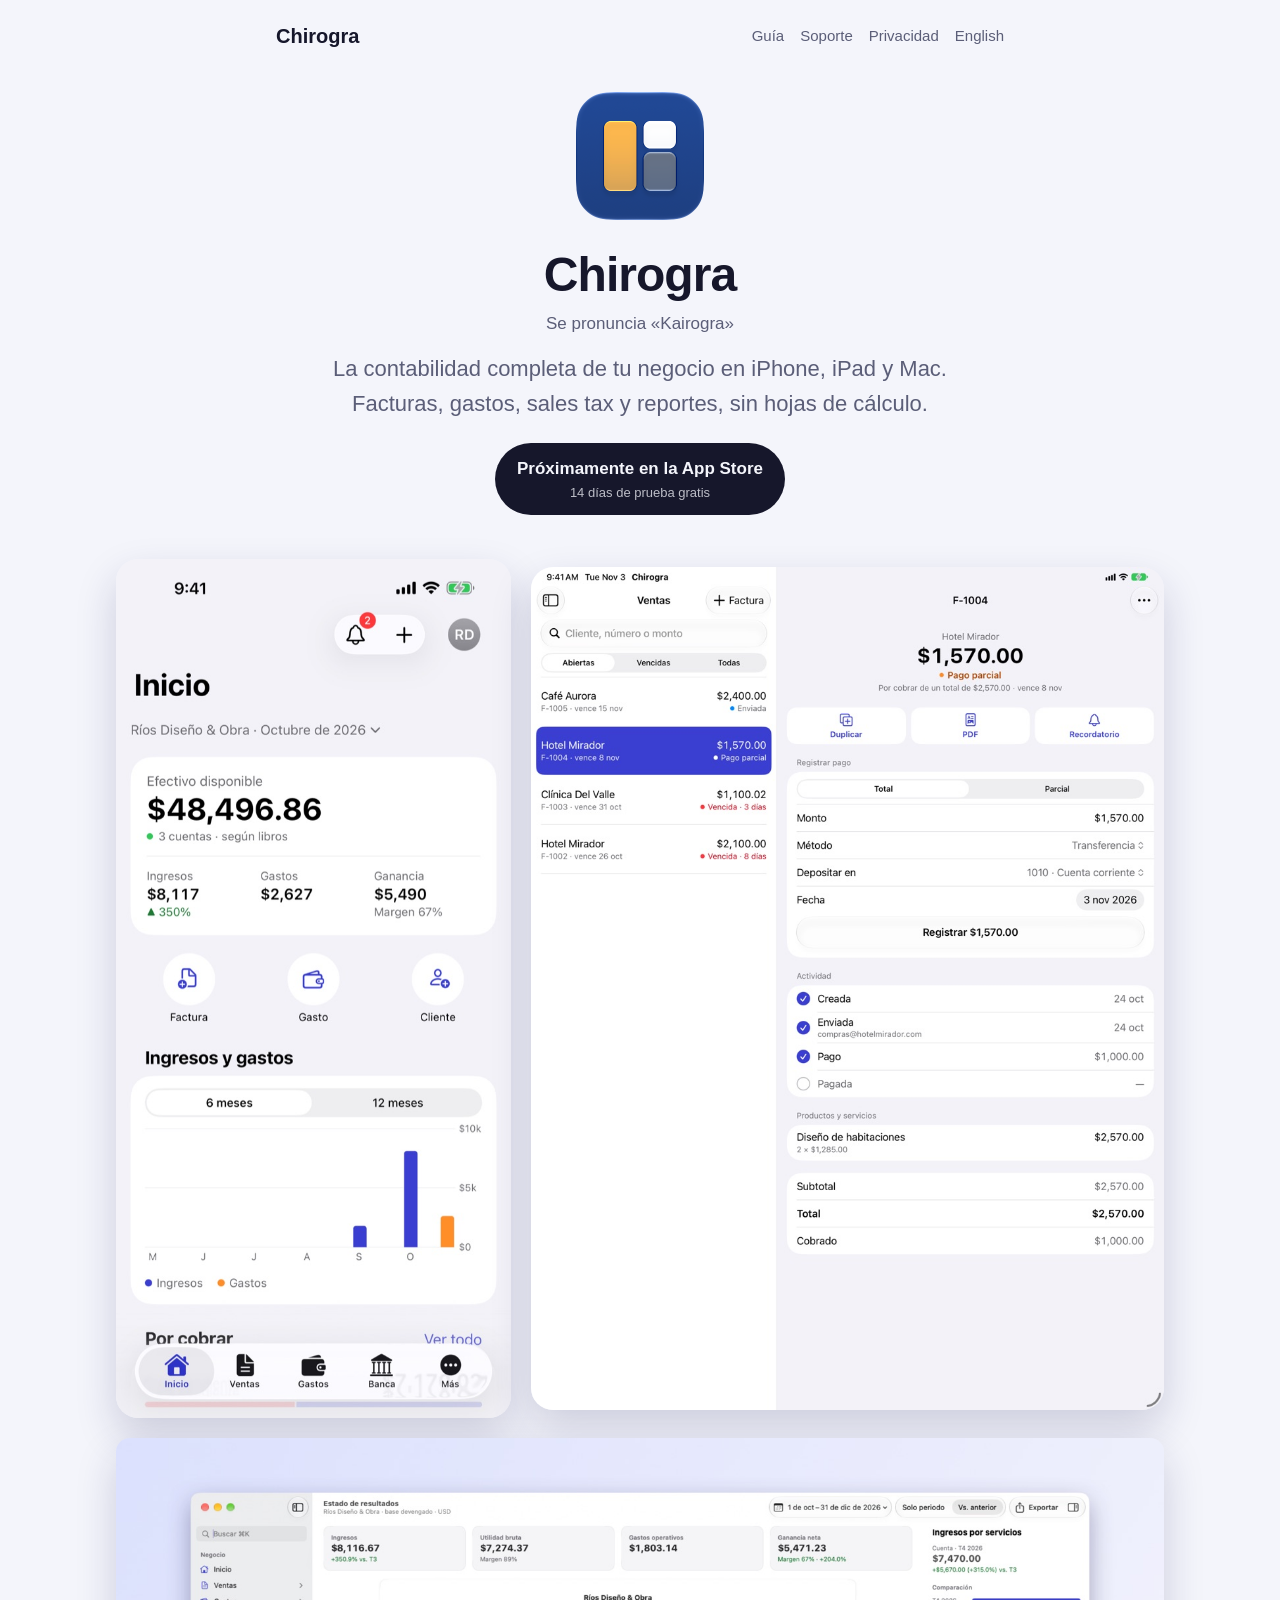
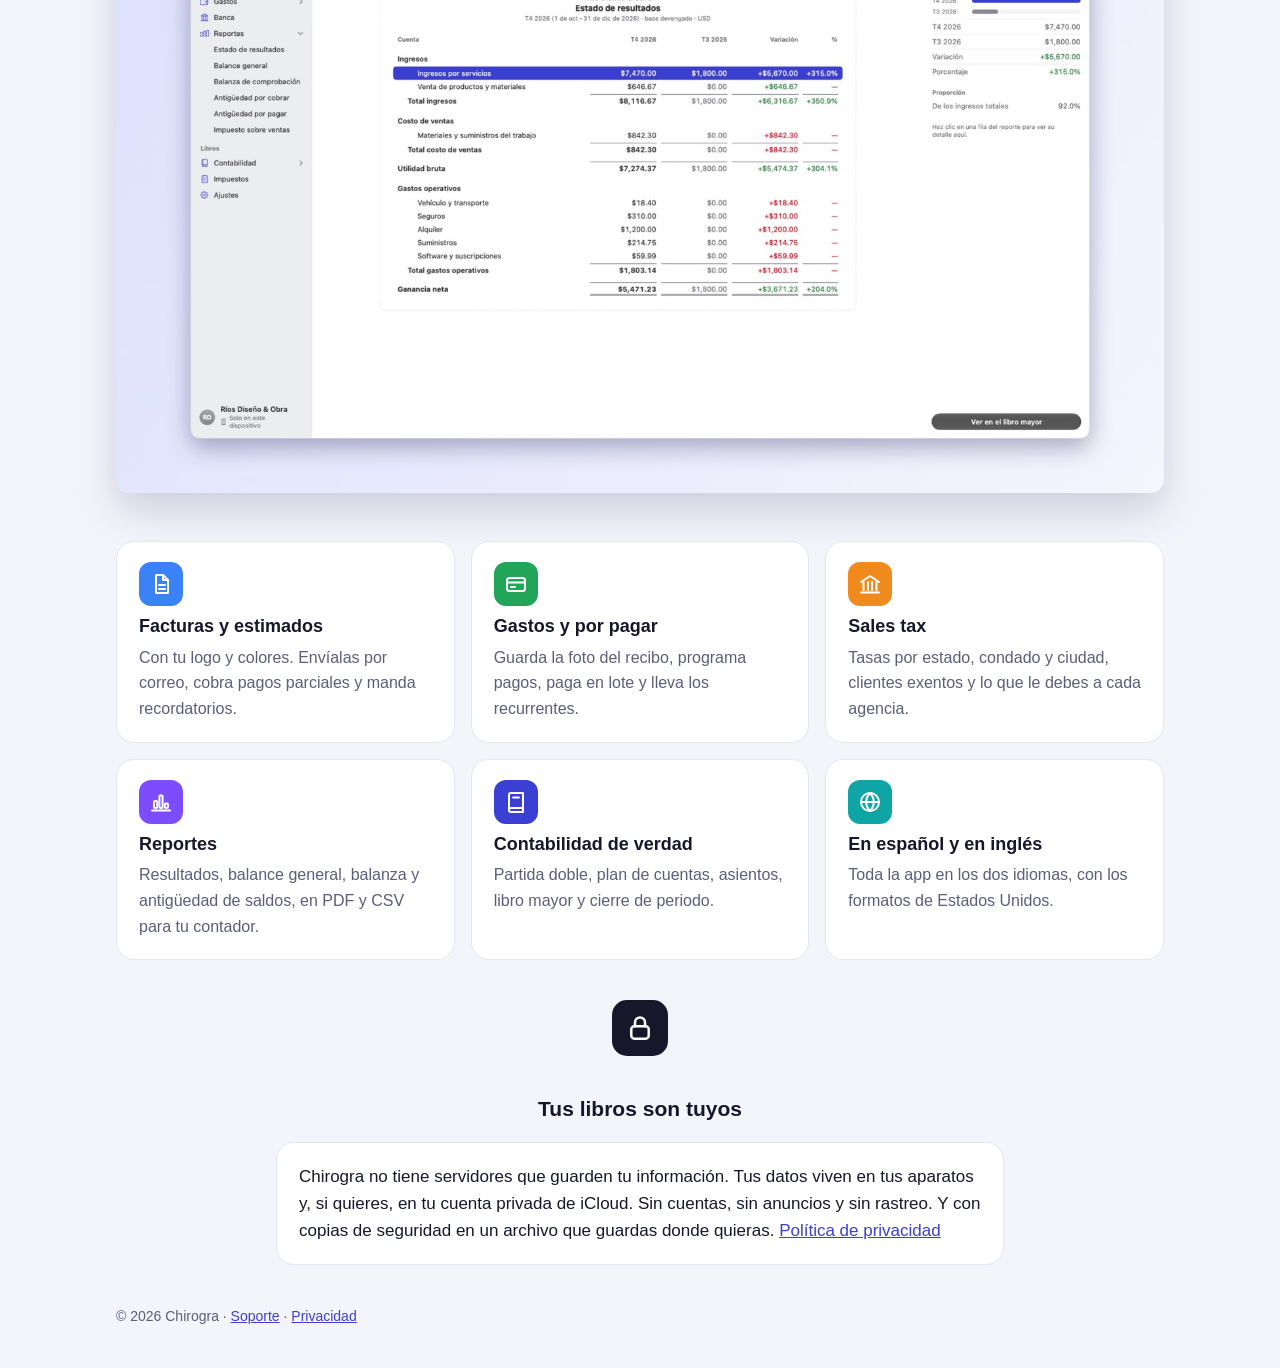
<file: sitio/index.html>
<!doctype html>
<html lang="es">
<head>
<meta charset="utf-8">
<meta name="viewport" content="width=device-width, initial-scale=1">
<title>Chirogra · Contabilidad para tu negocio</title>
<meta name="description" content="Chirogra: contabilidad completa para pequeños negocios en iPhone, iPad y Mac. Facturas, gastos, sales tax y reportes, privados en tus aparatos.">
<link rel="icon" href="img/icono.png">
<link rel="apple-touch-icon" href="img/icono.png">
<link rel="stylesheet" href="estilos.css">
<link rel="alternate" hreflang="en" href="en/">
</head>
<body>
<header class="sitio ancho">
  <a class="marca" href="./">Chirogra</a>
  <nav><a href="guia/">Guía</a><a href="soporte/">Soporte</a><a href="privacidad/">Privacidad</a><a href="en/" lang="en">English</a></nav>
</header>

<section class="heroe">
  <img class="icono" src="img/icono.png" alt="Ícono de Chirogra" width="128" height="128">
  <h1>Chirogra</h1>
  <p class="pronuncia">Se pronuncia «Kairogra»</p>
  <p class="lema">La contabilidad completa de tu negocio en iPhone, iPad y Mac. Facturas, gastos, sales tax y reportes, sin hojas de cálculo.</p>
  <span class="insignia">Próximamente en la App Store<small>14 días de prueba gratis</small></span>
</section>

<section class="capturas" aria-label="Capturas de Chirogra">
  <img src="img/iphone-es.jpg" alt="Inicio de Chirogra en el iPhone: efectivo, ingresos, gastos y ganancia del mes" width="600" height="1303" loading="lazy">
  <img src="img/ipad-es.jpg" alt="Ventas en el iPad: lista de facturas y el detalle de una con su cobro" width="900" height="1200" loading="lazy">
  <img class="mac" src="img/mac-es.jpg" alt="Estado de resultados en el Mac, comparado con el trimestre anterior" width="1600" height="1000" loading="lazy">
</section>

<section class="funciones">
  <div class="tarjeta"><span class="simbolo" style="--c:#3b82f6" aria-hidden="true"><svg viewBox="0 0 24 24"><path d="M7 3h7l5 5v13H7z"/><path d="M14 3v5h5"/><path d="M10 13h6M10 17h6"/></svg></span><h3>Facturas y estimados</h3><p>Con tu logo y colores. Envíalas por correo, cobra pagos parciales y manda recordatorios.</p></div>
  <div class="tarjeta"><span class="simbolo" style="--c:#22a559" aria-hidden="true"><svg viewBox="0 0 24 24"><rect x="3" y="6" width="18" height="13" rx="2.5"/><path d="M3 10.5h18"/><path d="M7 15h4"/></svg></span><h3>Gastos y por pagar</h3><p>Guarda la foto del recibo, programa pagos, paga en lote y lleva los recurrentes.</p></div>
  <div class="tarjeta"><span class="simbolo" style="--c:#f08a1c" aria-hidden="true"><svg viewBox="0 0 24 24"><path d="M3 10l9-6 9 6"/><path d="M5.5 10v8M10 10v8M14 10v8M18.5 10v8"/><path d="M3 20.5h18"/></svg></span><h3>Sales tax</h3><p>Tasas por estado, condado y ciudad, clientes exentos y lo que le debes a cada agencia.</p></div>
  <div class="tarjeta"><span class="simbolo" style="--c:#7c4dff" aria-hidden="true"><svg viewBox="0 0 24 24"><path d="M3 20.5h18"/><rect x="5" y="11" width="3.2" height="7" rx="1"/><rect x="10.4" y="5.5" width="3.2" height="12.5" rx="1"/><rect x="15.8" y="13.5" width="3.2" height="4.5" rx="1"/></svg></span><h3>Reportes</h3><p>Resultados, balance general, balanza y antigüedad de saldos, en PDF y CSV para tu contador.</p></div>
  <div class="tarjeta"><span class="simbolo" style="--c:#3b3fd4" aria-hidden="true"><svg viewBox="0 0 24 24"><path d="M5 5a2 2 0 0 1 2-2h12v15H7a2 2 0 0 0-2 2z"/><path d="M5 20a2 2 0 0 0 2 2h12v-4"/><path d="M9 7.5h6"/></svg></span><h3>Contabilidad de verdad</h3><p>Partida doble, plan de cuentas, asientos, libro mayor y cierre de periodo.</p></div>
  <div class="tarjeta"><span class="simbolo" style="--c:#0ea5a4" aria-hidden="true"><svg viewBox="0 0 24 24"><circle cx="12" cy="12" r="9"/><path d="M3 12h18"/><path d="M12 3c2.5 2.6 3.8 5.6 3.8 9s-1.3 6.4-3.8 9c-2.5-2.6-3.8-5.6-3.8-9S9.5 5.6 12 3z"/></svg></span><h3>En español y en inglés</h3><p>Toda la app en los dos idiomas, con los formatos de Estados Unidos.</p></div>
</section>

<section class="privado">
  <span class="simbolo grande" style="--c:#16172b" aria-hidden="true"><svg viewBox="0 0 24 24"><rect x="5" y="10.5" width="14" height="10" rx="2.5"/><path d="M8 10.5V7.5a4 4 0 0 1 8 0v3"/></svg></span><h2>Tus libros son tuyos</h2>
  <div class="tarjeta">Chirogra no tiene servidores que guarden tu información. Tus datos viven en tus aparatos y, si quieres, en tu cuenta privada de iCloud. Sin cuentas, sin anuncios y sin rastreo. Y con copias de seguridad en un archivo que guardas donde quieras. <a href="privacidad/">Política de privacidad</a></div>
</section>

<footer class="ancho" style="margin-top:40px">© 2026 Chirogra · <a href="soporte/">Soporte</a> · <a href="privacidad/">Privacidad</a></footer>
</body>
</html>
</file>
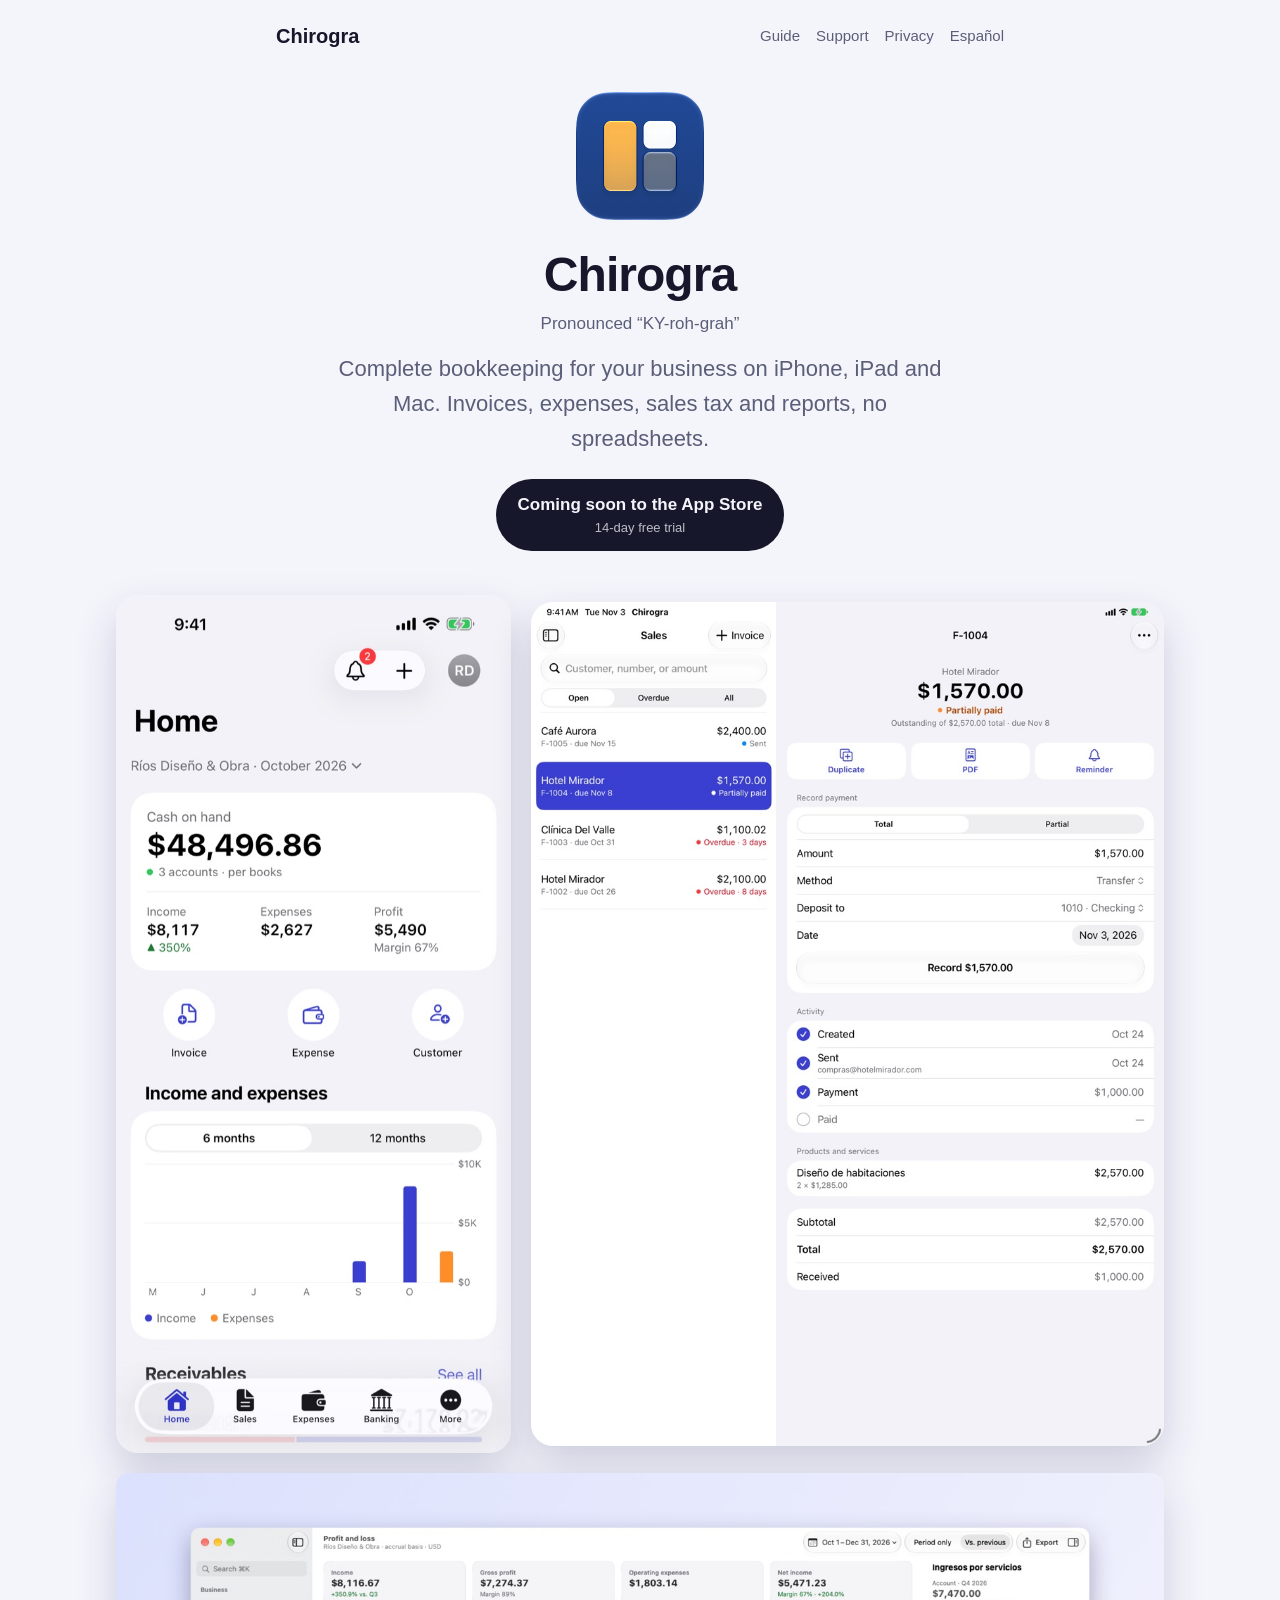
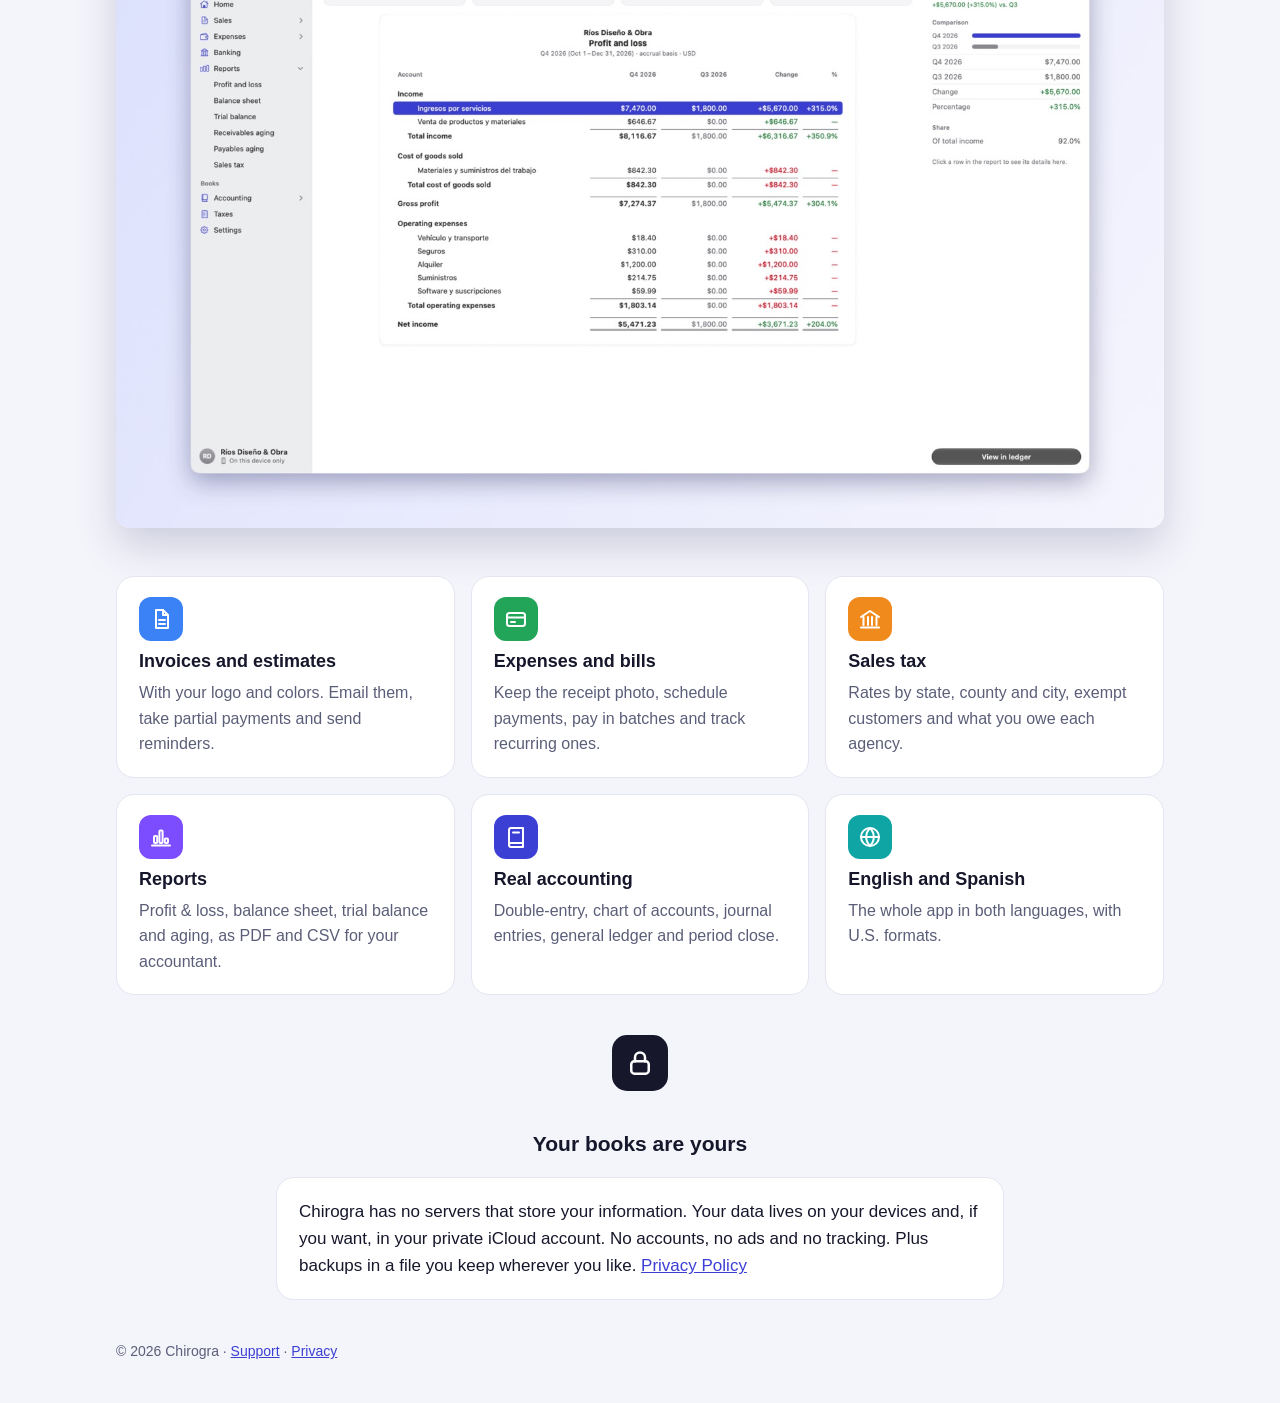
<file: sitio/en/index.html>
<!doctype html>
<html lang="en">
<head>
<meta charset="utf-8">
<meta name="viewport" content="width=device-width, initial-scale=1">
<title>Chirogra · Bookkeeping for small business</title>
<meta name="description" content="Chirogra: complete bookkeeping for small businesses on iPhone, iPad and Mac. Invoices, expenses, sales tax and reports, private on your devices.">
<link rel="icon" href="../img/icono.png">
<link rel="apple-touch-icon" href="../img/icono.png">
<link rel="stylesheet" href="../estilos.css">
<link rel="alternate" hreflang="es" href="../">
</head>
<body>
<header class="sitio ancho">
  <a class="marca" href="./">Chirogra</a>
  <nav><a href="../guide/">Guide</a><a href="../support/">Support</a><a href="../privacy/">Privacy</a><a href="../" lang="es">Español</a></nav>
</header>

<section class="heroe">
  <img class="icono" src="../img/icono.png" alt="Chirogra icon" width="128" height="128">
  <h1>Chirogra</h1>
  <p class="pronuncia">Pronounced “KY-roh-grah”</p>
  <p class="lema">Complete bookkeeping for your business on iPhone, iPad and Mac. Invoices, expenses, sales tax and reports, no spreadsheets.</p>
  <span class="insignia">Coming soon to the App Store<small>14-day free trial</small></span>
</section>

<section class="capturas" aria-label="Chirogra screenshots">
  <img src="../img/iphone-en.jpg" alt="Chirogra Home on iPhone: cash, income, expenses and profit for the month" width="600" height="1303" loading="lazy">
  <img src="../img/ipad-en.jpg" alt="Sales on iPad: the invoice list and one invoice with its payment" width="900" height="1200" loading="lazy">
  <img class="mac" src="../img/mac-en.jpg" alt="Profit and loss on Mac, compared with the previous quarter" width="1600" height="1000" loading="lazy">
</section>

<section class="funciones">
  <div class="tarjeta"><span class="simbolo" style="--c:#3b82f6" aria-hidden="true"><svg viewBox="0 0 24 24"><path d="M7 3h7l5 5v13H7z"/><path d="M14 3v5h5"/><path d="M10 13h6M10 17h6"/></svg></span><h3>Invoices and estimates</h3><p>With your logo and colors. Email them, take partial payments and send reminders.</p></div>
  <div class="tarjeta"><span class="simbolo" style="--c:#22a559" aria-hidden="true"><svg viewBox="0 0 24 24"><rect x="3" y="6" width="18" height="13" rx="2.5"/><path d="M3 10.5h18"/><path d="M7 15h4"/></svg></span><h3>Expenses and bills</h3><p>Keep the receipt photo, schedule payments, pay in batches and track recurring ones.</p></div>
  <div class="tarjeta"><span class="simbolo" style="--c:#f08a1c" aria-hidden="true"><svg viewBox="0 0 24 24"><path d="M3 10l9-6 9 6"/><path d="M5.5 10v8M10 10v8M14 10v8M18.5 10v8"/><path d="M3 20.5h18"/></svg></span><h3>Sales tax</h3><p>Rates by state, county and city, exempt customers and what you owe each agency.</p></div>
  <div class="tarjeta"><span class="simbolo" style="--c:#7c4dff" aria-hidden="true"><svg viewBox="0 0 24 24"><path d="M3 20.5h18"/><rect x="5" y="11" width="3.2" height="7" rx="1"/><rect x="10.4" y="5.5" width="3.2" height="12.5" rx="1"/><rect x="15.8" y="13.5" width="3.2" height="4.5" rx="1"/></svg></span><h3>Reports</h3><p>Profit &amp; loss, balance sheet, trial balance and aging, as PDF and CSV for your accountant.</p></div>
  <div class="tarjeta"><span class="simbolo" style="--c:#3b3fd4" aria-hidden="true"><svg viewBox="0 0 24 24"><path d="M5 5a2 2 0 0 1 2-2h12v15H7a2 2 0 0 0-2 2z"/><path d="M5 20a2 2 0 0 0 2 2h12v-4"/><path d="M9 7.5h6"/></svg></span><h3>Real accounting</h3><p>Double-entry, chart of accounts, journal entries, general ledger and period close.</p></div>
  <div class="tarjeta"><span class="simbolo" style="--c:#0ea5a4" aria-hidden="true"><svg viewBox="0 0 24 24"><circle cx="12" cy="12" r="9"/><path d="M3 12h18"/><path d="M12 3c2.5 2.6 3.8 5.6 3.8 9s-1.3 6.4-3.8 9c-2.5-2.6-3.8-5.6-3.8-9S9.5 5.6 12 3z"/></svg></span><h3>English and Spanish</h3><p>The whole app in both languages, with U.S. formats.</p></div>
</section>

<section class="privado">
  <span class="simbolo grande" style="--c:#16172b" aria-hidden="true"><svg viewBox="0 0 24 24"><rect x="5" y="10.5" width="14" height="10" rx="2.5"/><path d="M8 10.5V7.5a4 4 0 0 1 8 0v3"/></svg></span><h2>Your books are yours</h2>
  <div class="tarjeta">Chirogra has no servers that store your information. Your data lives on your devices and, if you want, in your private iCloud account. No accounts, no ads and no tracking. Plus backups in a file you keep wherever you like. <a href="../privacy/">Privacy Policy</a></div>
</section>

<footer class="ancho" style="margin-top:40px">© 2026 Chirogra · <a href="../support/">Support</a> · <a href="../privacy/">Privacy</a></footer>
</body>
</html>
</file>
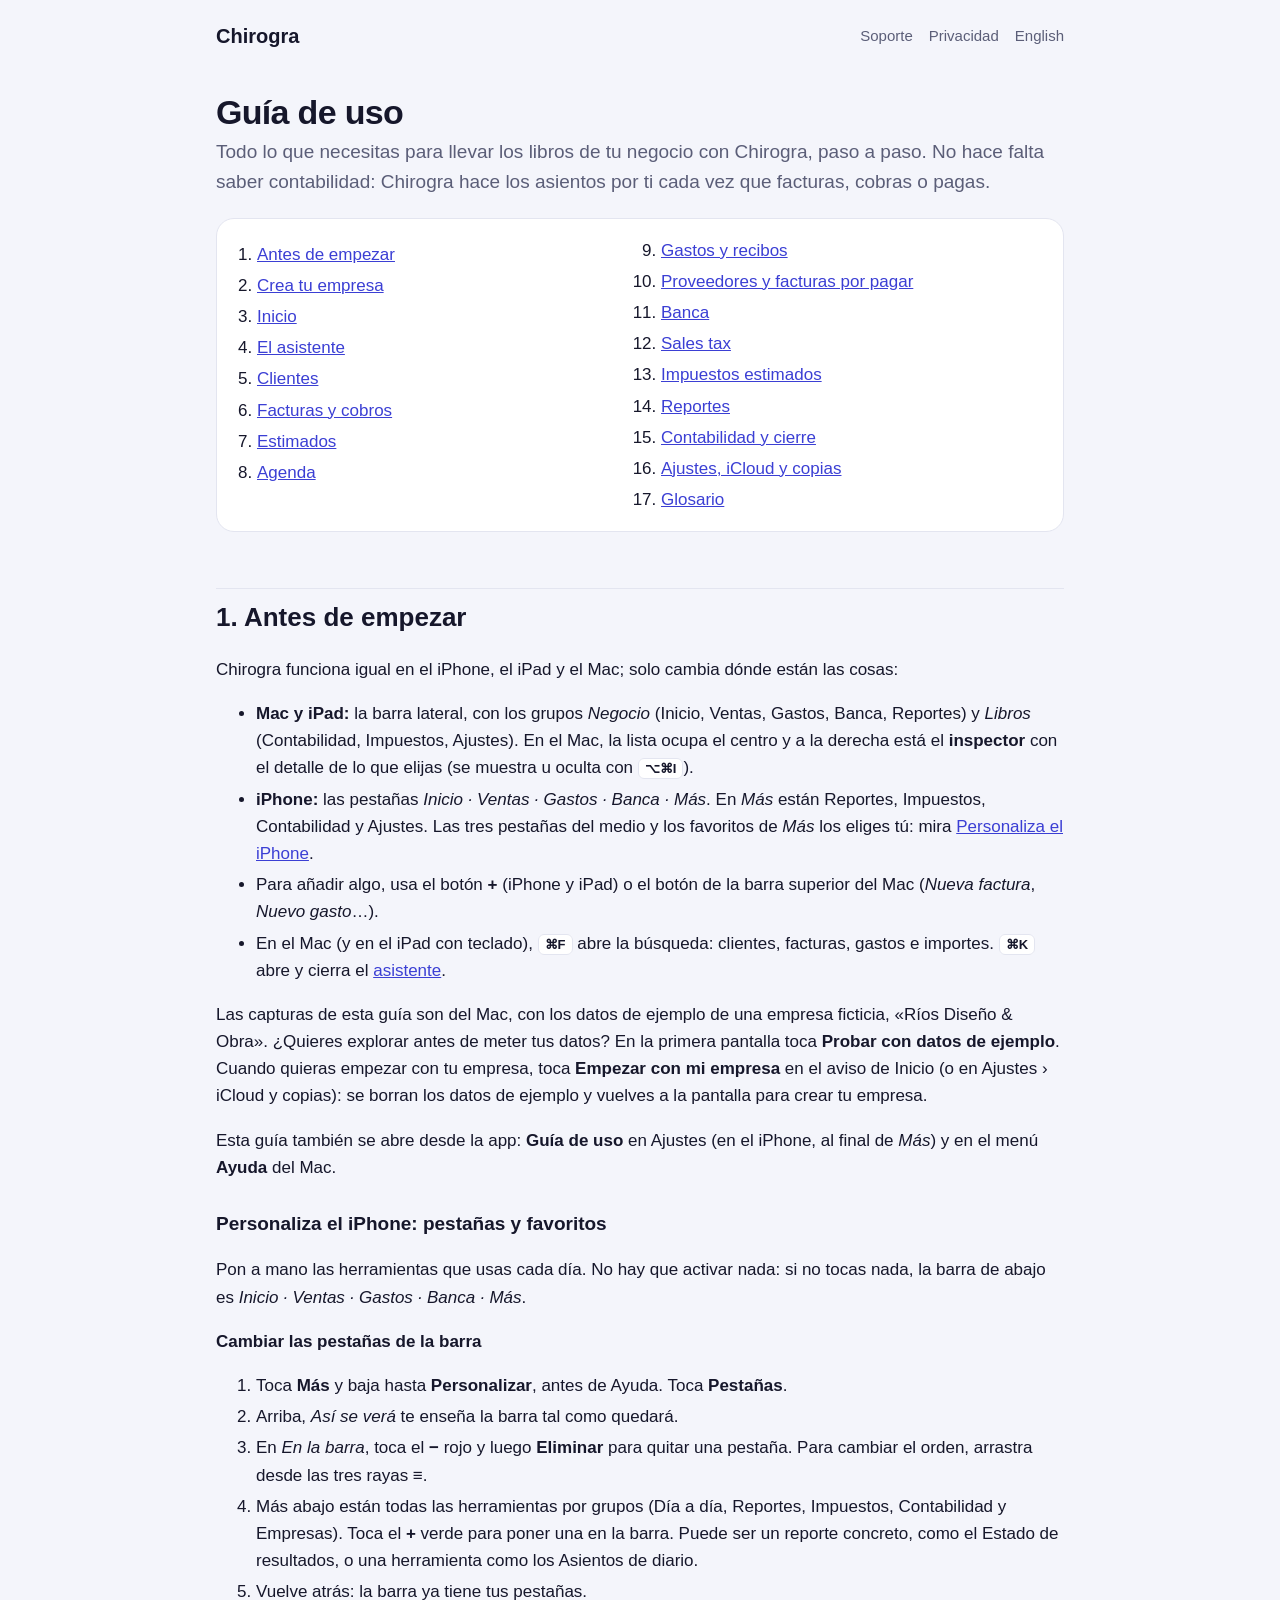
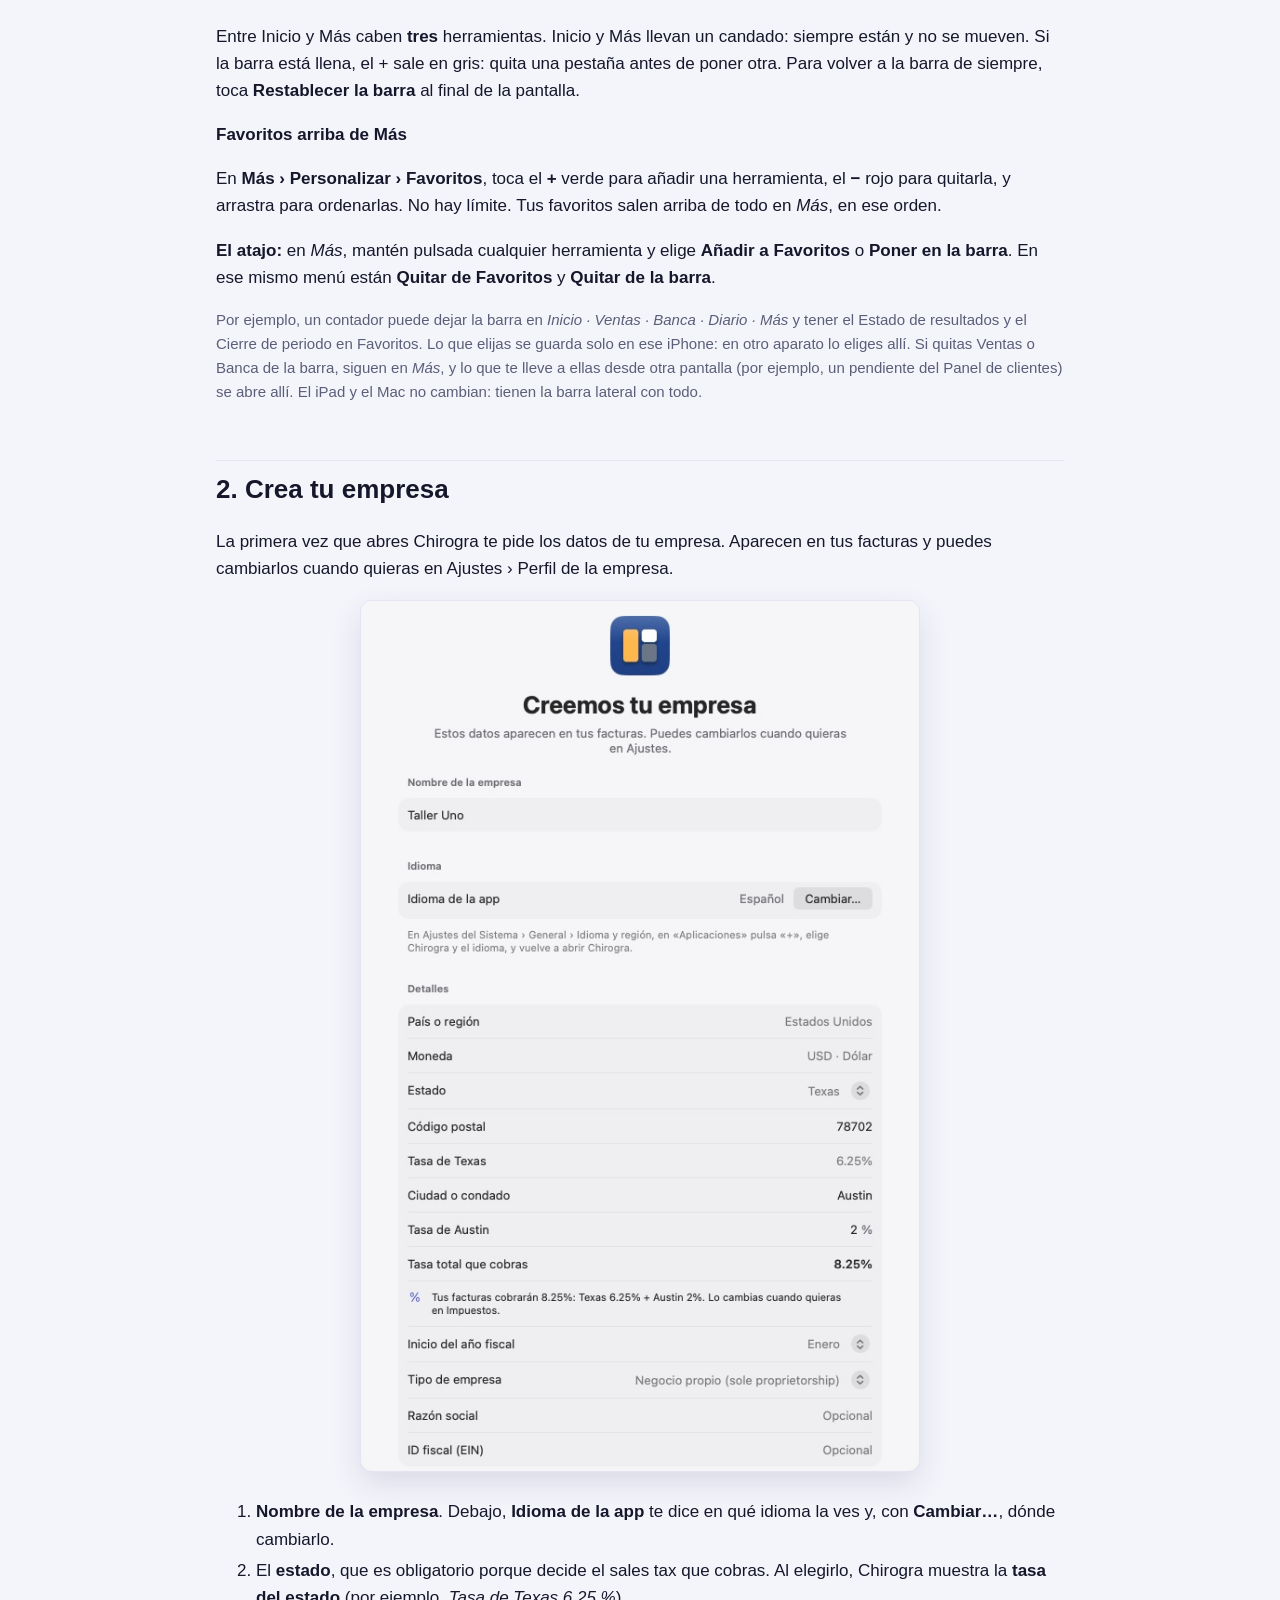
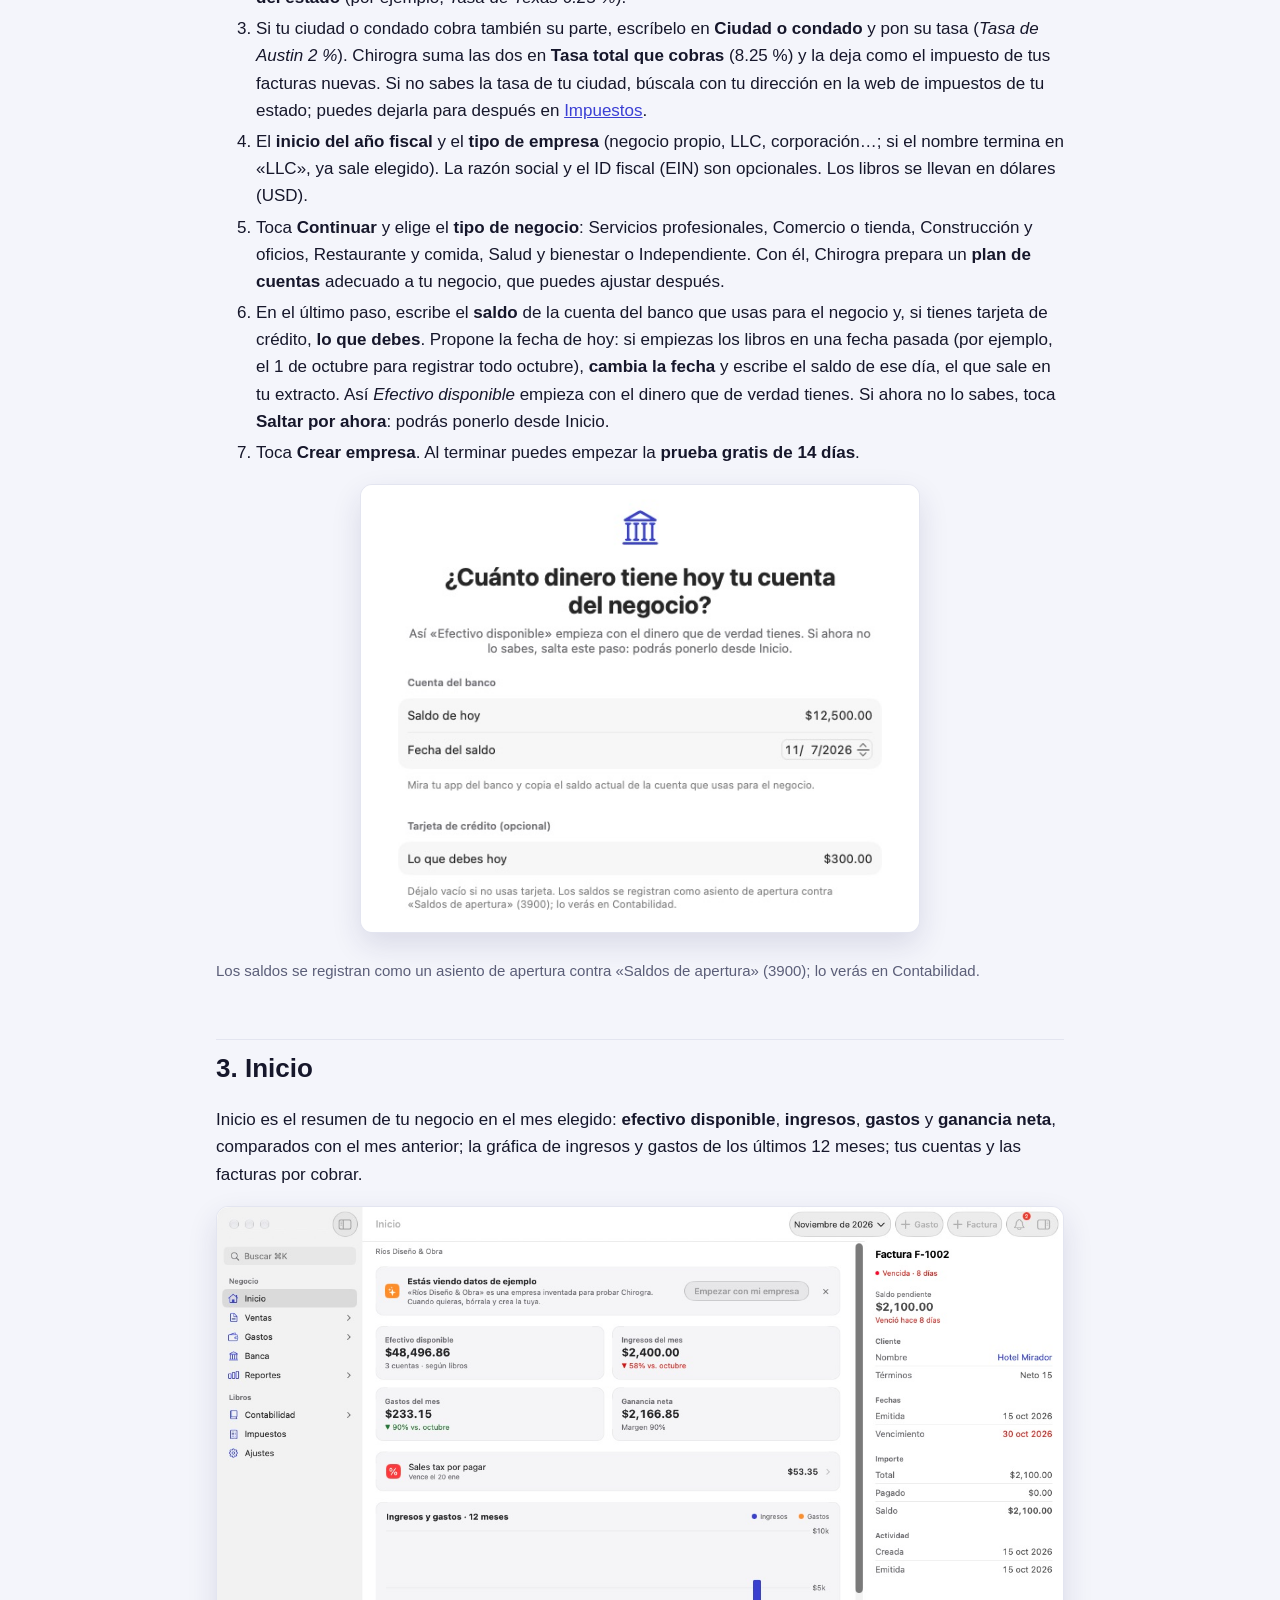
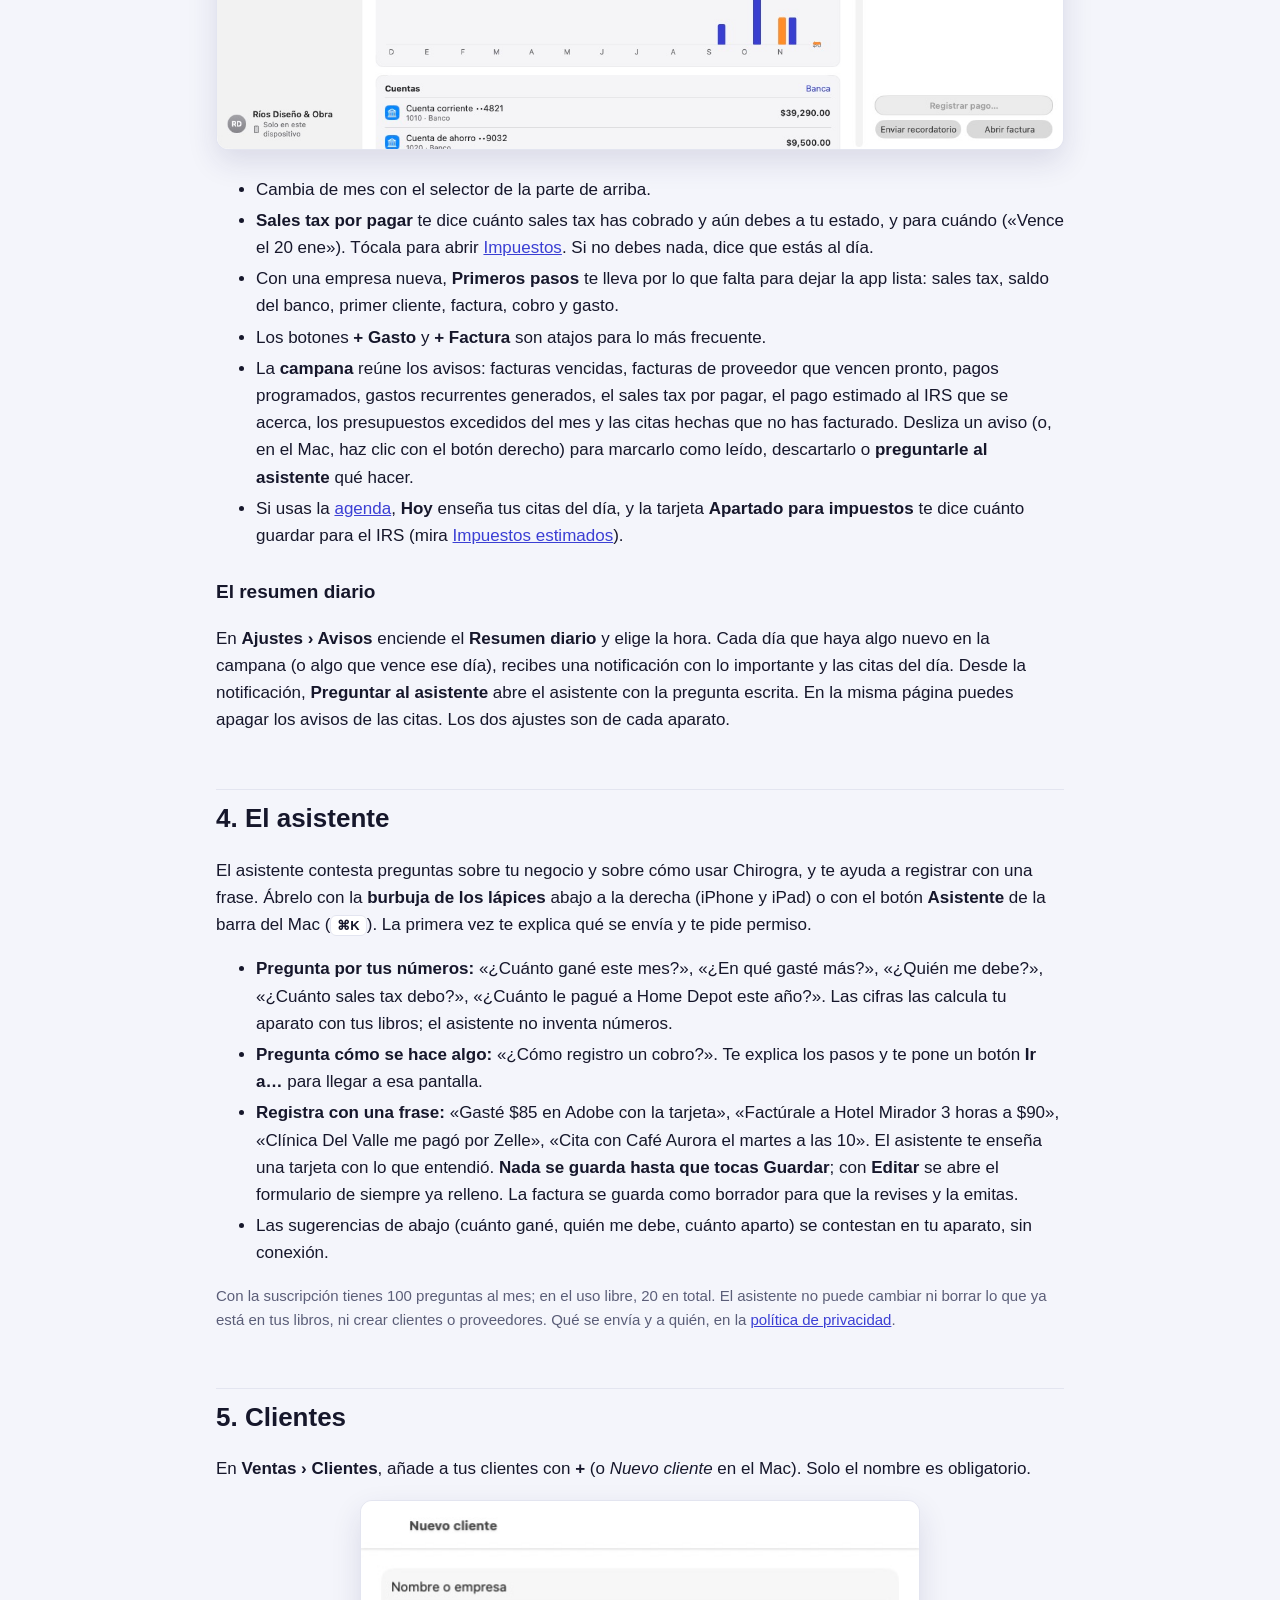
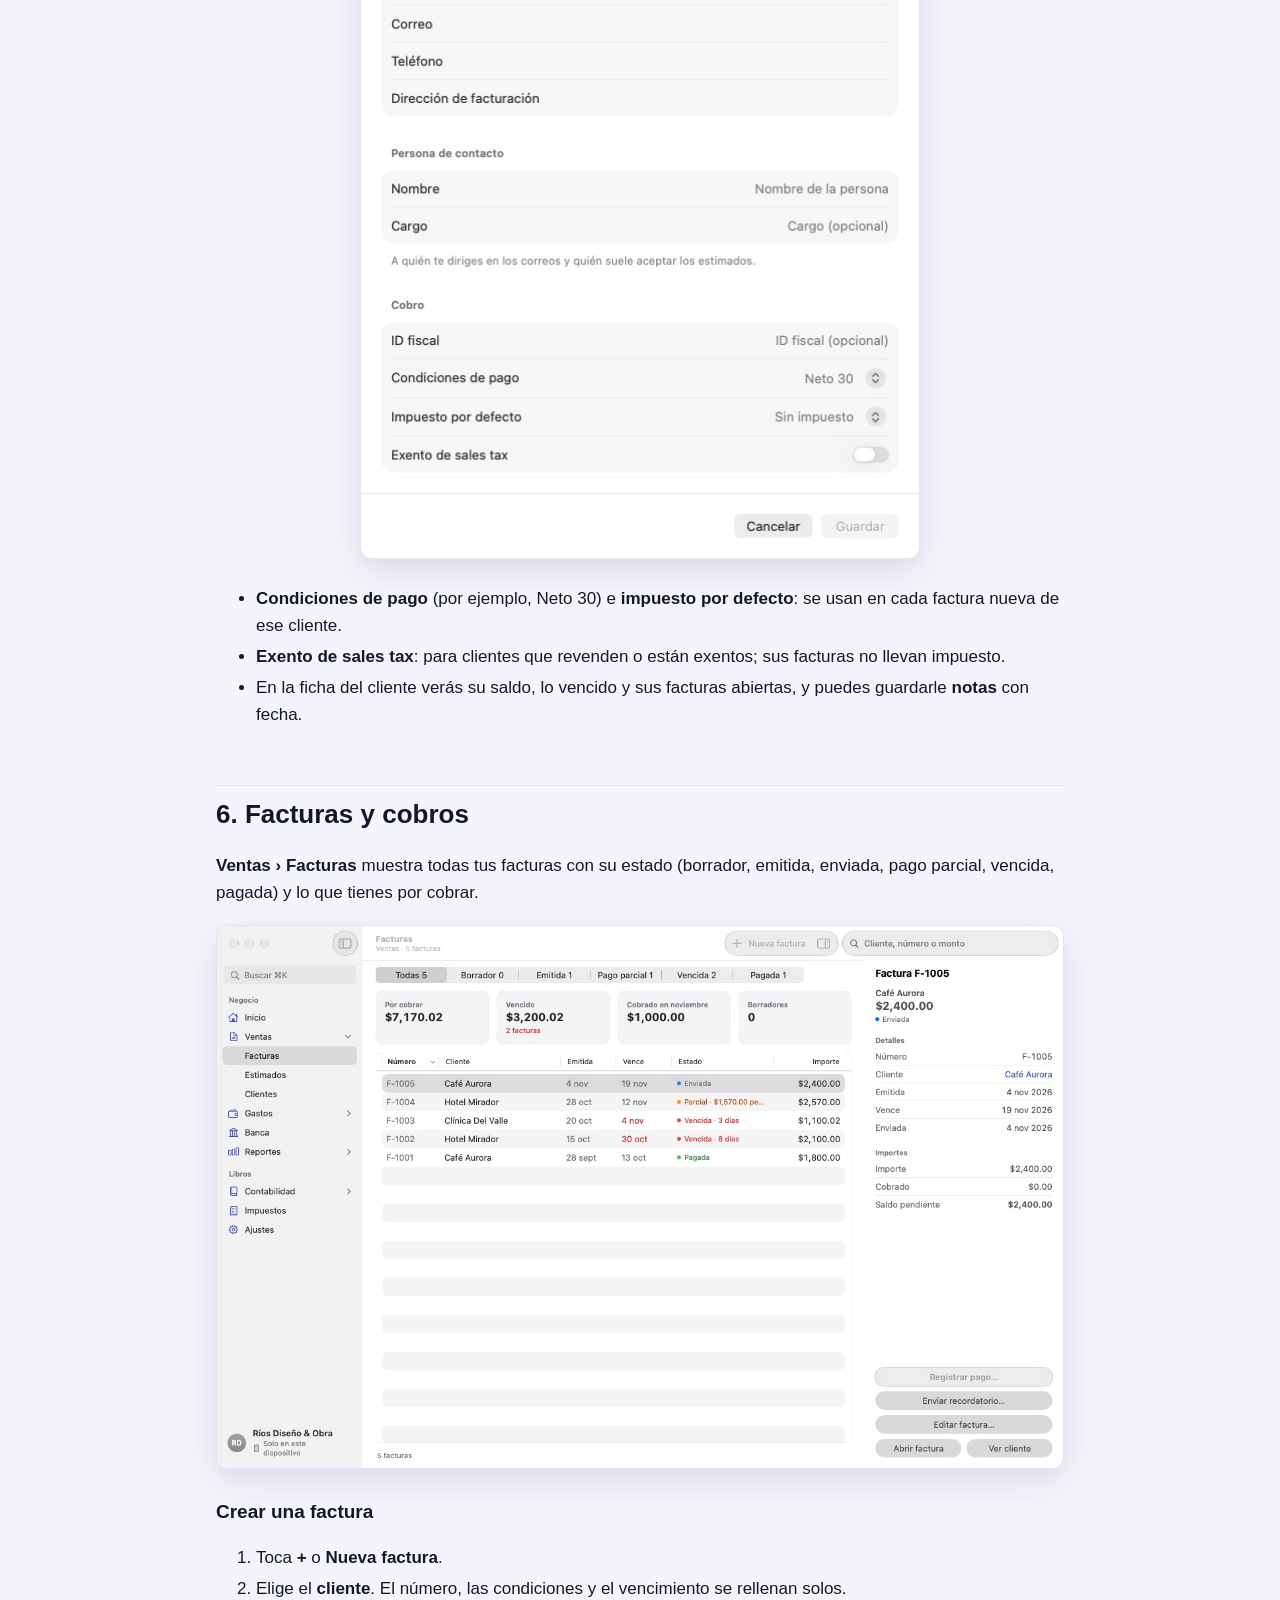
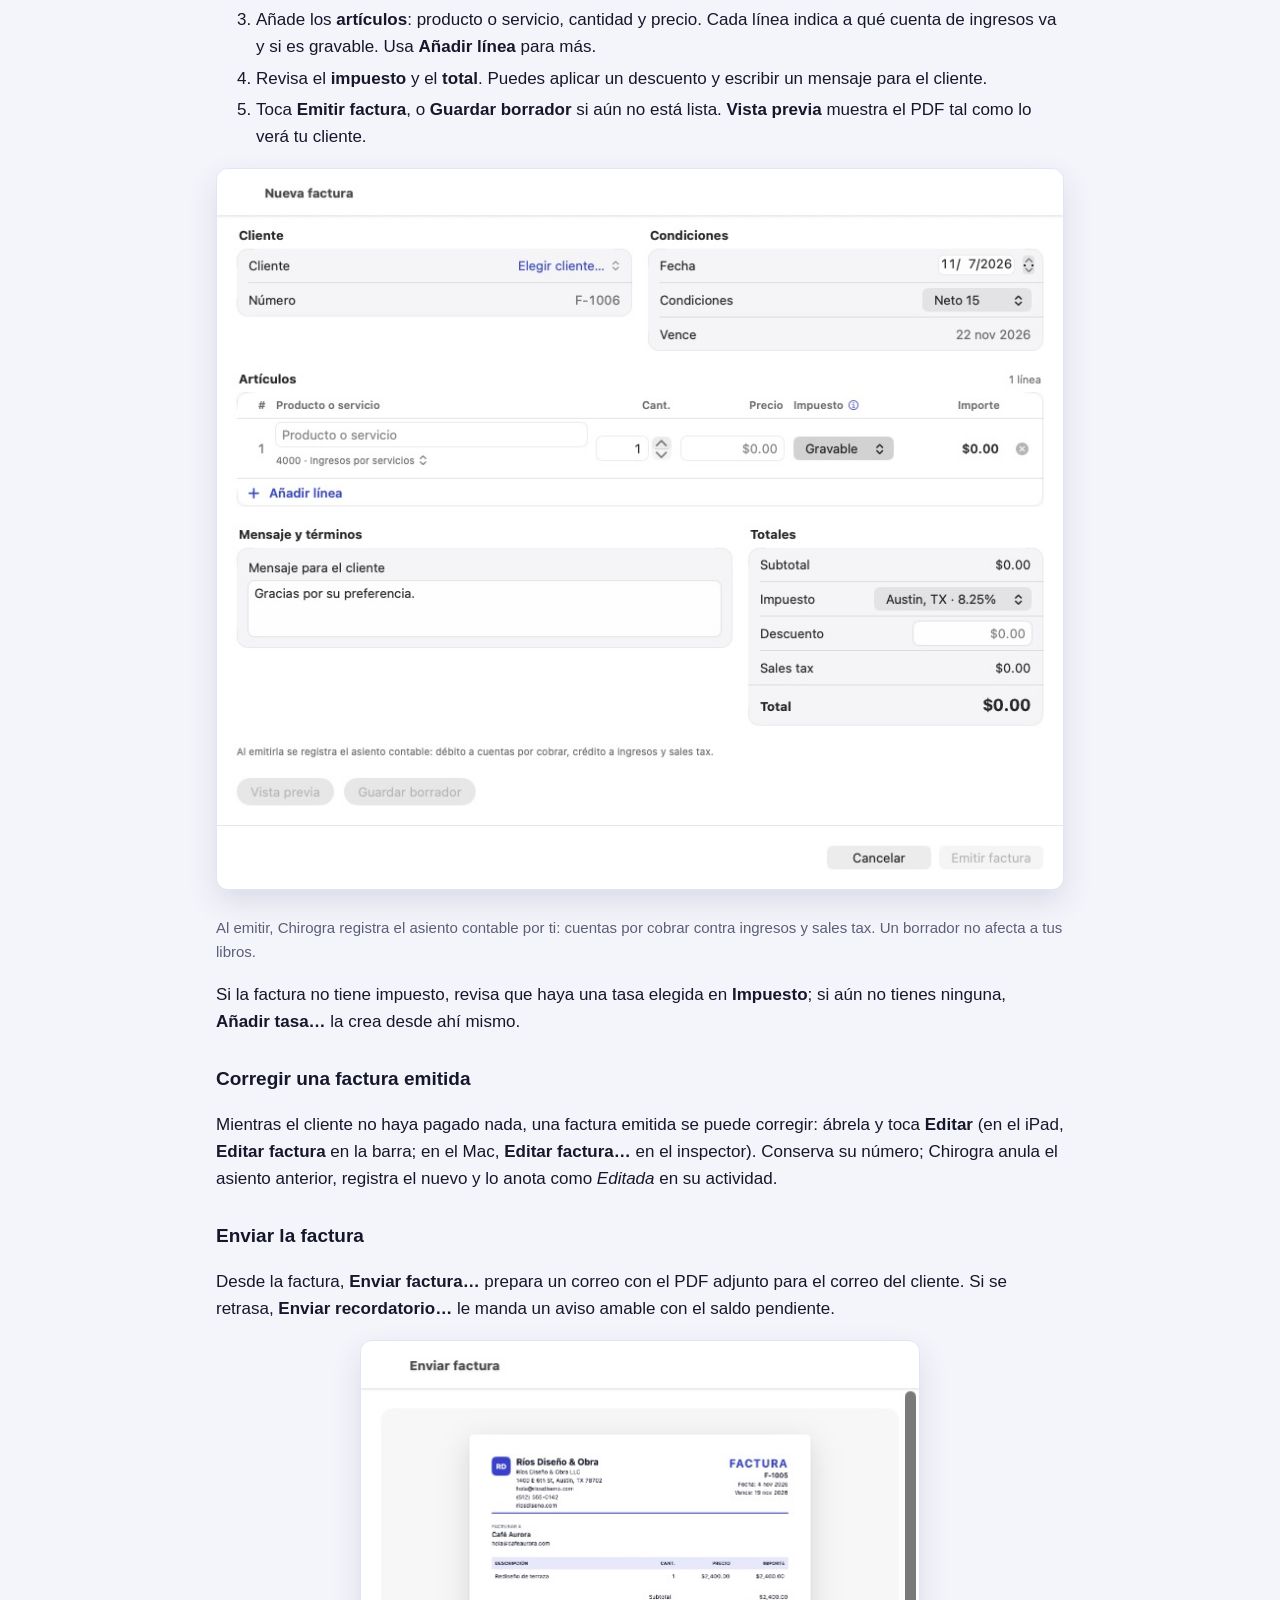
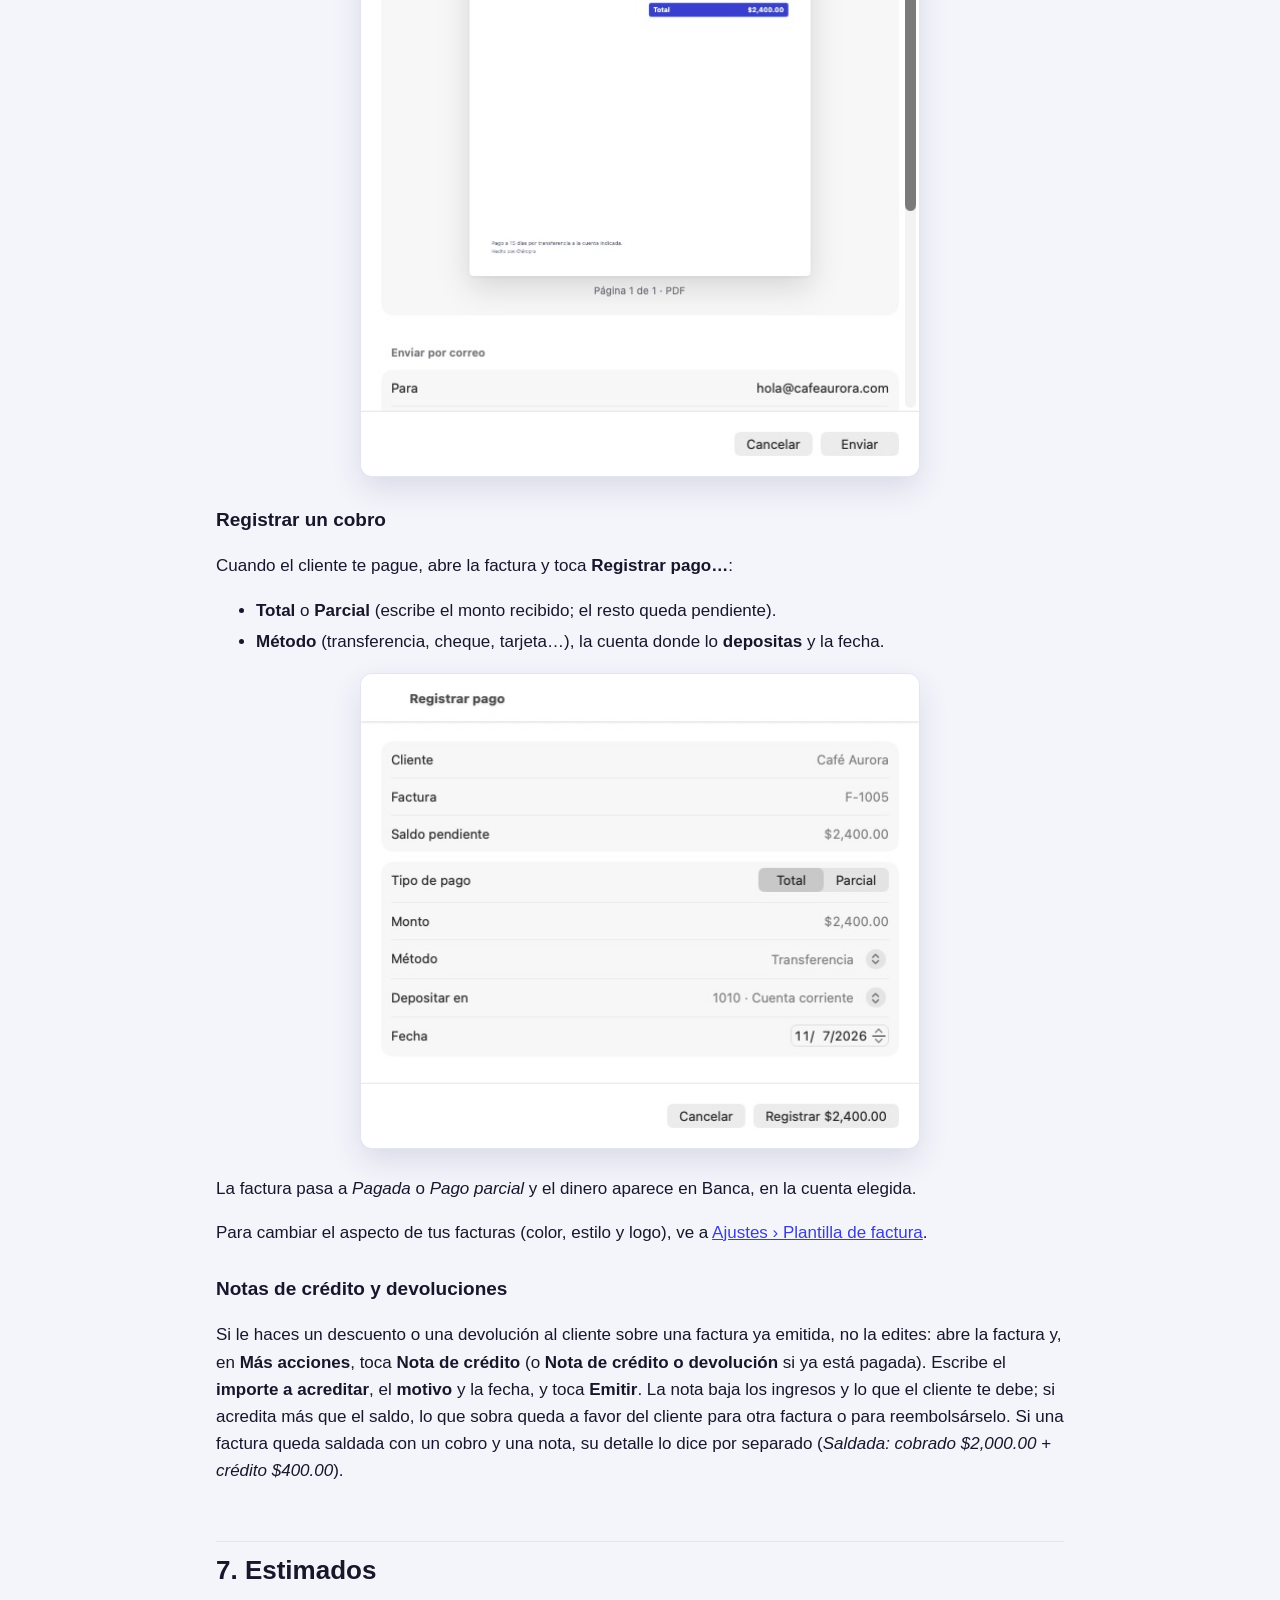
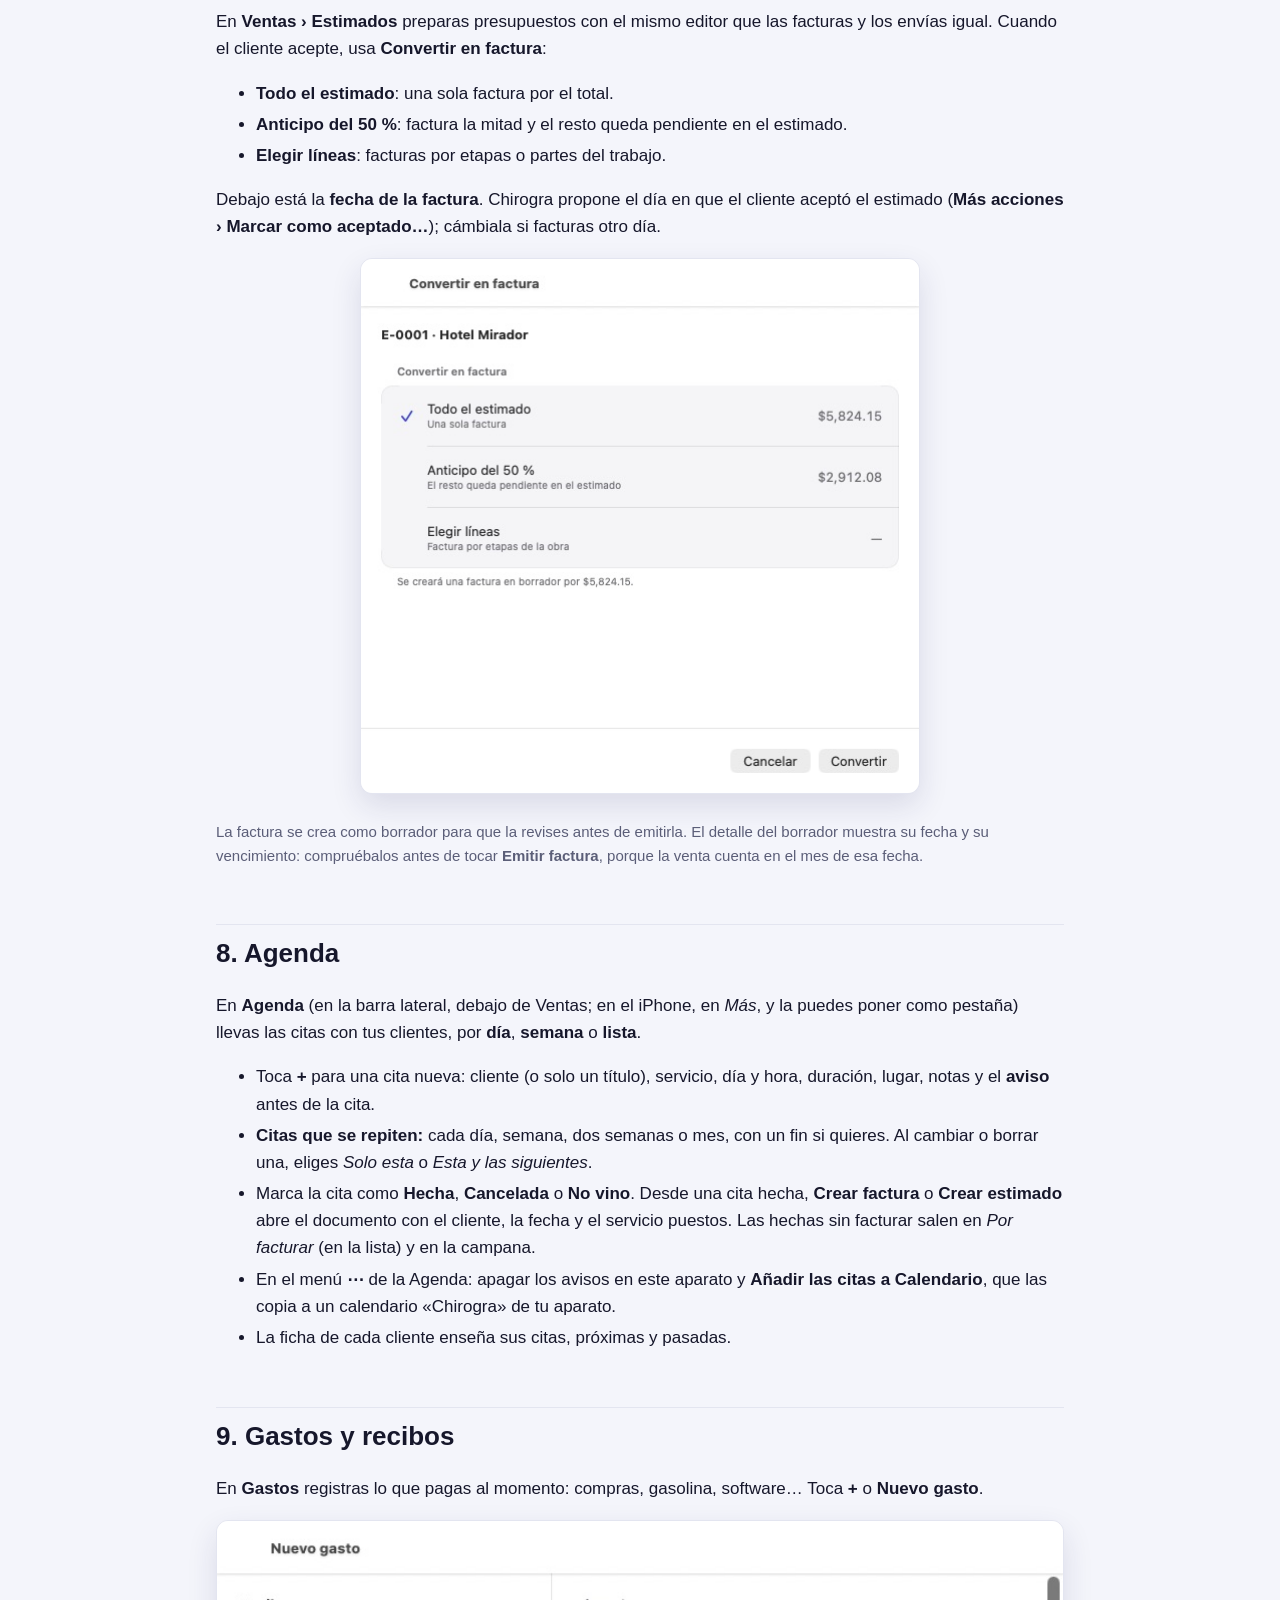
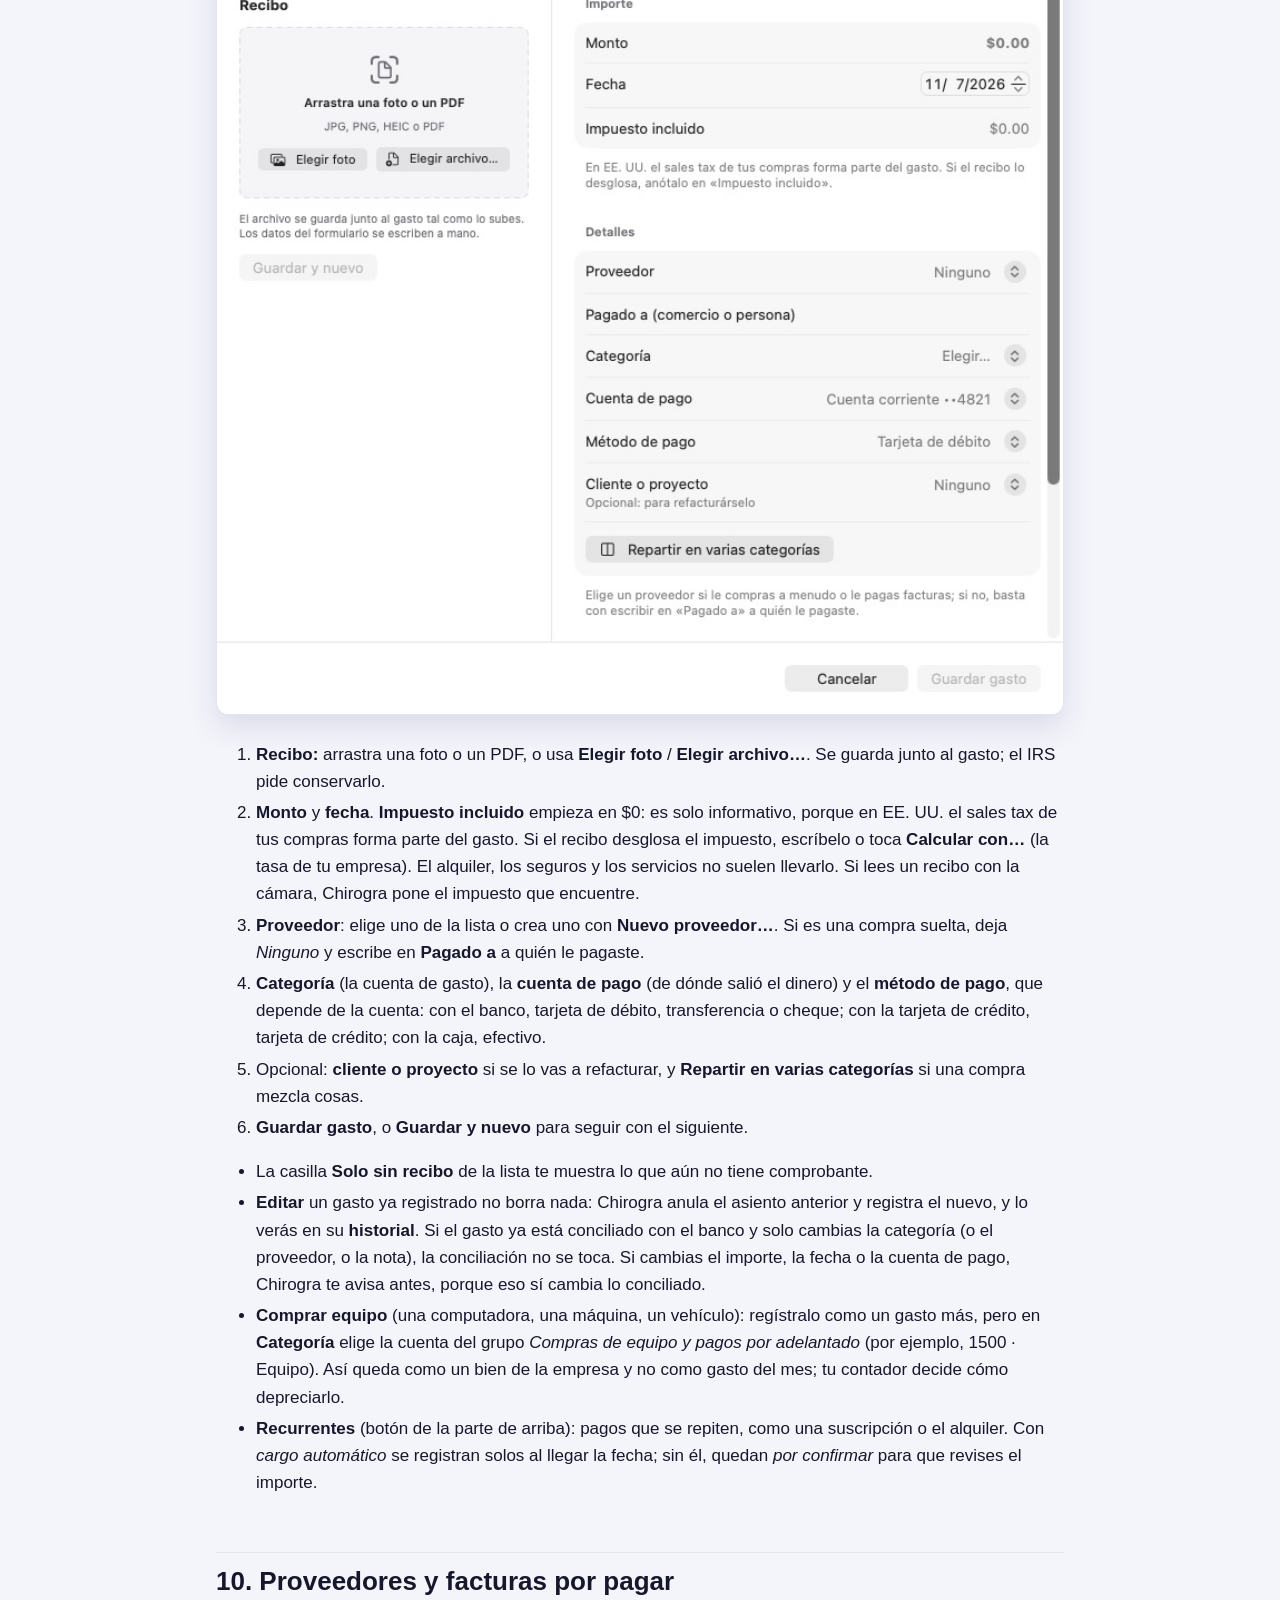
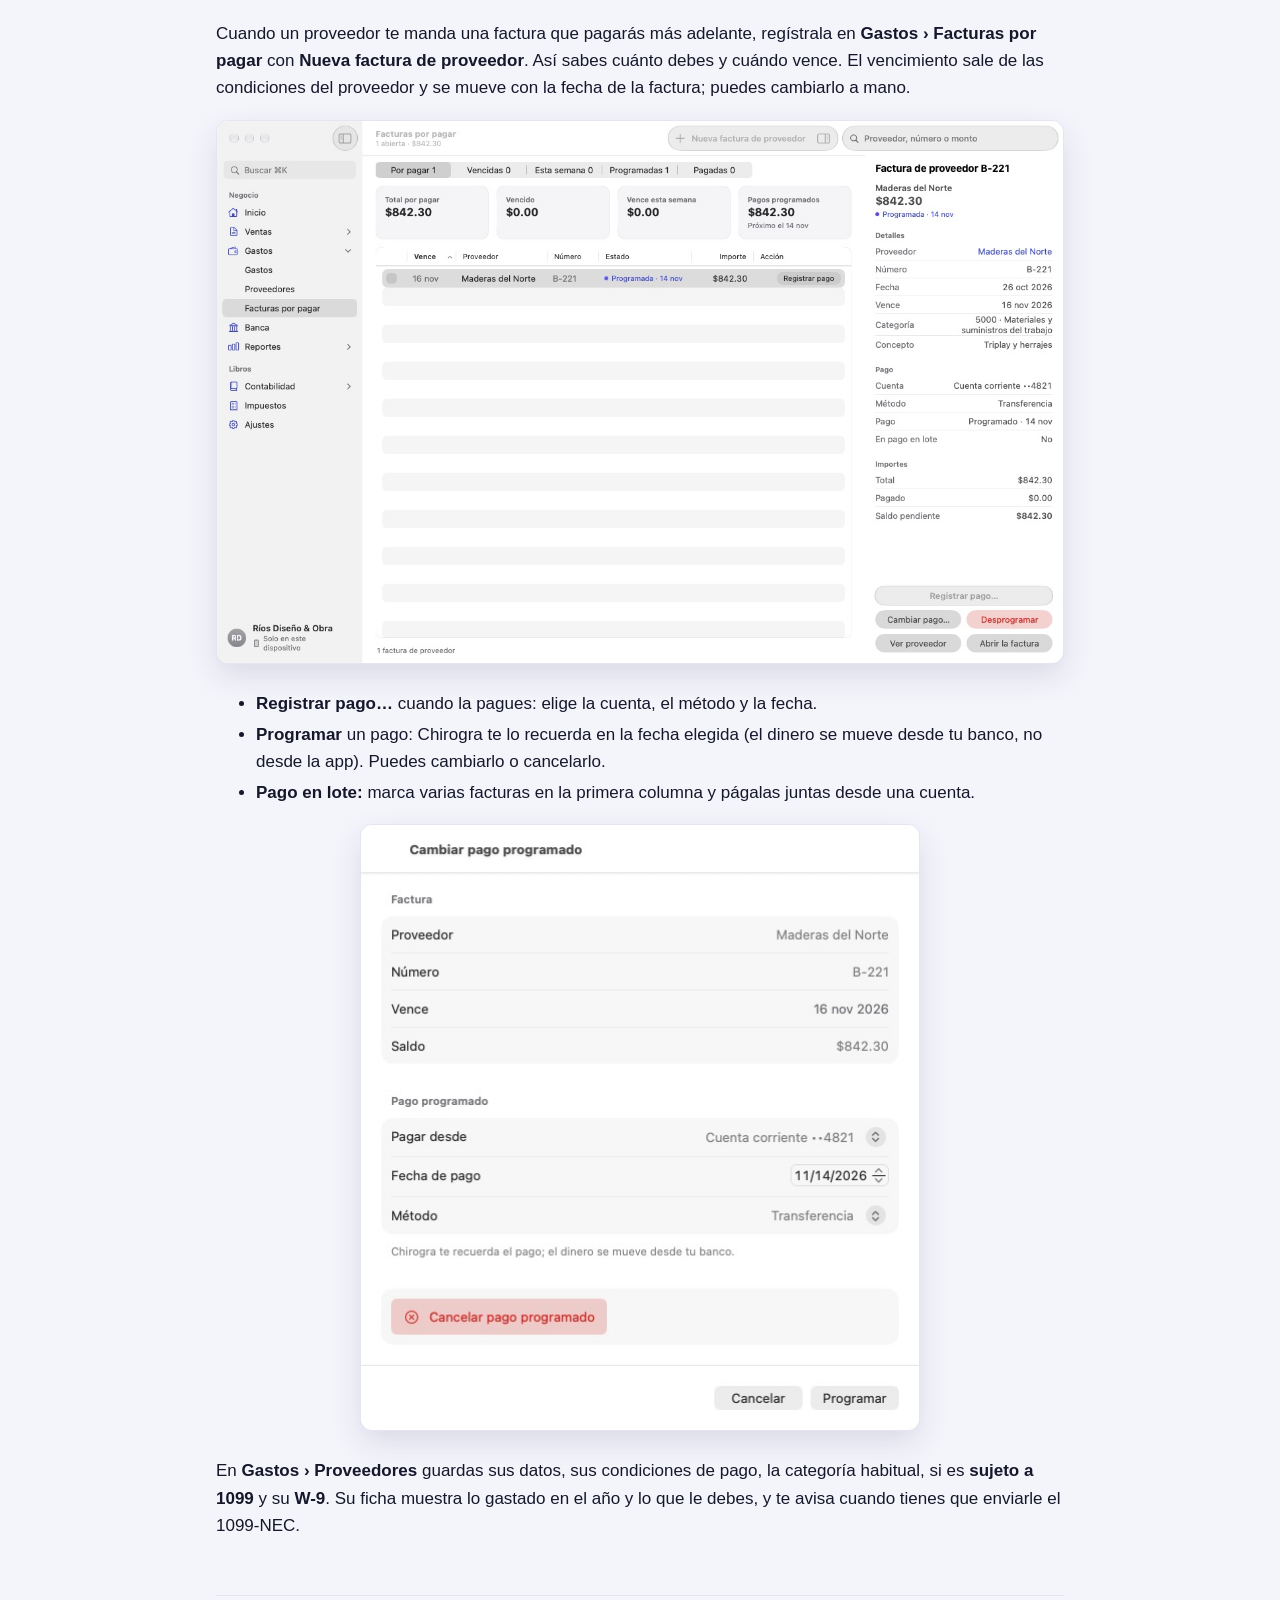
<file: sitio/guia/index.html>
<!doctype html>
<html lang="es">
<head>
<meta charset="utf-8">
<meta name="viewport" content="width=device-width, initial-scale=1">
<title>Guía de uso · Chirogra</title>
<meta name="description" content="Cómo llevar los libros de tu negocio con Chirogra en iPhone, iPad y Mac: facturas, cobros, gastos, sales tax, reportes y cierre.">
<link rel="icon" href="../img/icono.png">
<link rel="apple-touch-icon" href="../img/icono.png">
<link rel="stylesheet" href="../estilos.css">
<link rel="alternate" hreflang="en" href="../guide/">
</head>
<body class="guia">
<header class="sitio">
  <a class="marca" href="../">Chirogra</a>
  <nav><a href="../soporte/">Soporte</a><a href="../privacidad/">Privacidad</a><a href="../guide/" lang="en">English</a></nav>
</header>
<main>
  <h1>Guía de uso</h1>
  <p class="entrada">Todo lo que necesitas para llevar los libros de tu negocio con Chirogra, paso a paso. No hace falta
  saber contabilidad: Chirogra hace los asientos por ti cada vez que facturas, cobras o pagas.</p>

  <ol class="tarjeta indice">
    <li><a href="#empezar">Antes de empezar</a></li>
    <li><a href="#empresa">Crea tu empresa</a></li>
    <li><a href="#inicio">Inicio</a></li>
    <li><a href="#asistente">El asistente</a></li>
    <li><a href="#clientes">Clientes</a></li>
    <li><a href="#facturas">Facturas y cobros</a></li>
    <li><a href="#estimados">Estimados</a></li>
    <li><a href="#agenda">Agenda</a></li>
    <li><a href="#gastos">Gastos y recibos</a></li>
    <li><a href="#por-pagar">Proveedores y facturas por pagar</a></li>
    <li><a href="#banca">Banca</a></li>
    <li><a href="#impuestos">Sales tax</a></li>
    <li><a href="#estimados-irs">Impuestos estimados</a></li>
    <li><a href="#reportes">Reportes</a></li>
    <li><a href="#contabilidad">Contabilidad y cierre</a></li>
    <li><a href="#ajustes">Ajustes, iCloud y copias</a></li>
    <li><a href="#glosario">Glosario</a></li>
  </ol>

  <h2 id="empezar">1. Antes de empezar</h2>
  <p>Chirogra funciona igual en el iPhone, el iPad y el Mac; solo cambia dónde están las cosas:</p>
  <ul>
    <li><strong>Mac y iPad:</strong> la barra lateral, con los grupos <em>Negocio</em> (Inicio, Ventas, Gastos, Banca,
    Reportes) y <em>Libros</em> (Contabilidad, Impuestos, Ajustes). En el Mac, la lista ocupa el centro y a la derecha
    está el <strong>inspector</strong> con el detalle de lo que elijas (se muestra u oculta con <kbd>⌥⌘I</kbd>).</li>
    <li><strong>iPhone:</strong> las pestañas <em>Inicio · Ventas · Gastos · Banca · Más</em>. En <em>Más</em> están
    Reportes, Impuestos, Contabilidad y Ajustes. Las tres pestañas del medio y los favoritos de <em>Más</em> los eliges
    tú: mira <a href="#personalizar">Personaliza el iPhone</a>.</li>
    <li>Para añadir algo, usa el botón <strong>+</strong> (iPhone y iPad) o el botón de la barra superior del Mac
    (<em>Nueva factura</em>, <em>Nuevo gasto</em>…).</li>
    <li>En el Mac (y en el iPad con teclado), <kbd>⌘F</kbd> abre la búsqueda: clientes, facturas, gastos e importes.
    <kbd>⌘K</kbd> abre y cierra el <a href="#asistente">asistente</a>.</li>
  </ul>
  <p>Las capturas de esta guía son del Mac, con los datos de ejemplo de una empresa ficticia, «Ríos Diseño &amp; Obra».
  ¿Quieres explorar antes de meter tus datos? En la primera pantalla toca <strong>Probar con datos de ejemplo</strong>.
  Cuando quieras empezar con tu empresa, toca <strong>Empezar con mi empresa</strong> en el aviso de Inicio (o en Ajustes ›
  iCloud y copias): se borran los datos de ejemplo y vuelves a la pantalla para crear tu empresa.</p>
  <p>Esta guía también se abre desde la app: <strong>Guía de uso</strong> en Ajustes (en el iPhone, al final de
  <em>Más</em>) y en el menú <strong>Ayuda</strong> del Mac.</p>

  <h3 id="personalizar">Personaliza el iPhone: pestañas y favoritos</h3>
  <p>Pon a mano las herramientas que usas cada día. No hay que activar nada: si no tocas nada, la barra de abajo es
  <em>Inicio · Ventas · Gastos · Banca · Más</em>.</p>
  <p><strong>Cambiar las pestañas de la barra</strong></p>
  <ol>
    <li>Toca <strong>Más</strong> y baja hasta <strong>Personalizar</strong>, antes de Ayuda. Toca
    <strong>Pestañas</strong>.</li>
    <li>Arriba, <em>Así se verá</em> te enseña la barra tal como quedará.</li>
    <li>En <em>En la barra</em>, toca el <strong>−</strong> rojo y luego <strong>Eliminar</strong> para quitar una
    pestaña. Para cambiar el orden, arrastra desde las tres rayas <strong>≡</strong>.</li>
    <li>Más abajo están todas las herramientas por grupos (Día a día, Reportes, Impuestos, Contabilidad y Empresas). Toca
    el <strong>+</strong> verde para poner una en la barra. Puede ser un reporte concreto, como el Estado de resultados,
    o una herramienta como los Asientos de diario.</li>
    <li>Vuelve atrás: la barra ya tiene tus pestañas.</li>
  </ol>
  <p>Entre Inicio y Más caben <strong>tres</strong> herramientas. Inicio y Más llevan un candado: siempre están y no se
  mueven. Si la barra está llena, el + sale en gris: quita una pestaña antes de poner otra. Para volver a la barra de
  siempre, toca <strong>Restablecer la barra</strong> al final de la pantalla.</p>
  <p><strong>Favoritos arriba de Más</strong></p>
  <p>En <strong>Más › Personalizar › Favoritos</strong>, toca el <strong>+</strong> verde para añadir una herramienta, el
  <strong>−</strong> rojo para quitarla, y arrastra para ordenarlas. No hay límite. Tus favoritos salen arriba de todo
  en <em>Más</em>, en ese orden.</p>
  <p><strong>El atajo:</strong> en <em>Más</em>, mantén pulsada cualquier herramienta y elige <strong>Añadir a
  Favoritos</strong> o <strong>Poner en la barra</strong>. En ese mismo menú están <strong>Quitar de Favoritos</strong>
  y <strong>Quitar de la barra</strong>.</p>
  <p class="nota">Por ejemplo, un contador puede dejar la barra en <em>Inicio · Ventas · Banca · Diario · Más</em> y
  tener el Estado de resultados y el Cierre de periodo en Favoritos. Lo que elijas se guarda solo en ese iPhone: en
  otro aparato lo eliges allí. Si quitas Ventas o Banca de la barra, siguen en <em>Más</em>, y lo que te lleve a ellas desde
  otra pantalla (por ejemplo, un pendiente del Panel de clientes) se abre allí. El iPad y el Mac no cambian: tienen la barra lateral con todo.</p>

  <h2 id="empresa">2. Crea tu empresa</h2>
  <p>La primera vez que abres Chirogra te pide los datos de tu empresa. Aparecen en tus facturas y puedes cambiarlos
  cuando quieras en Ajustes › Perfil de la empresa.</p>
  <figure class="hoja"><a href="../img/guia/bienvenida-es.jpg"><img src="../img/guia/bienvenida-es.jpg" alt="Pantalla «Creemos tu empresa»: nombre, idioma de la app, estado Texas, código postal 78702, la tasa de Texas de 6.25 %, ciudad Austin con su tasa de 2 %, tasa total de 8.25 %, inicio del año fiscal, tipo de empresa, razón social e ID fiscal" width="600" height="936" loading="lazy"></a></figure>
  <ol>
    <li><strong>Nombre de la empresa</strong>. Debajo, <strong>Idioma de la app</strong> te dice en qué idioma la ves y,
    con <strong>Cambiar…</strong>, dónde cambiarlo.</li>
    <li>El <strong>estado</strong>, que es obligatorio porque decide el sales tax que cobras. Al elegirlo, Chirogra
    muestra la <strong>tasa del estado</strong> (por ejemplo, <em>Tasa de Texas 6.25 %</em>).</li>
    <li>Si tu ciudad o condado cobra también su parte, escríbelo en <strong>Ciudad o condado</strong> y pon su tasa
    (<em>Tasa de Austin 2 %</em>). Chirogra suma las dos en <strong>Tasa total que cobras</strong> (8.25 %) y la deja
    como el impuesto de tus facturas nuevas. Si no sabes la tasa de tu ciudad, búscala con tu dirección en la web de
    impuestos de tu estado; puedes dejarla para después en <a href="#impuestos">Impuestos</a>.</li>
    <li>El <strong>inicio del año fiscal</strong> y el <strong>tipo de empresa</strong> (negocio propio, LLC,
    corporación…; si el nombre termina en «LLC», ya sale elegido). La razón social y el ID fiscal (EIN) son
    opcionales. Los libros se llevan en dólares (USD).</li>
    <li>Toca <strong>Continuar</strong> y elige el <strong>tipo de negocio</strong>: Servicios profesionales, Comercio o
    tienda, Construcción y oficios, Restaurante y comida, Salud y bienestar o Independiente. Con él, Chirogra prepara un
    <strong>plan de cuentas</strong> adecuado a tu negocio, que puedes ajustar después.</li>
    <li>En el último paso, escribe el <strong>saldo</strong> de la cuenta del banco que usas para el negocio y, si
    tienes tarjeta de crédito, <strong>lo que debes</strong>. Propone la fecha de hoy: si empiezas los libros en una
    fecha pasada (por ejemplo, el 1 de octubre para registrar todo octubre), <strong>cambia la fecha</strong> y escribe
    el saldo de ese día, el que sale en tu extracto. Así <em>Efectivo disponible</em> empieza con el dinero que de verdad
    tienes. Si ahora no lo sabes, toca <strong>Saltar por ahora</strong>: podrás ponerlo desde Inicio.</li>
    <li>Toca <strong>Crear empresa</strong>. Al terminar puedes empezar la <strong>prueba gratis de 14 días</strong>.</li>
  </ol>
  <figure class="hoja"><a href="../img/guia/saldo-inicial-es.jpg"><img src="../img/guia/saldo-inicial-es.jpg" alt="Paso «¿Cuánto dinero tiene hoy tu cuenta del negocio?» con el saldo de hoy del banco, la fecha y lo que debes en la tarjeta de crédito" width="600" height="480" loading="lazy"></a></figure>
  <p class="nota">Los saldos se registran como un asiento de apertura contra «Saldos de apertura» (3900); lo verás en
  Contabilidad.</p>

  <h2 id="inicio">3. Inicio</h2>
  <p>Inicio es el resumen de tu negocio en el mes elegido: <strong>efectivo disponible</strong>, <strong>ingresos</strong>,
  <strong>gastos</strong> y <strong>ganancia neta</strong>, comparados con el mes anterior; la gráfica de ingresos y
  gastos de los últimos 12 meses; tus cuentas y las facturas por cobrar.</p>
  <figure><a href="../img/guia/inicio-es.jpg"><img src="../img/guia/inicio-es.jpg" alt="Inicio en el Mac: aviso de datos de ejemplo; tarjetas de efectivo, ingresos, gastos y ganancia; fila «Sales tax por pagar, vence el 20 ene»; gráfica de 12 meses y cuentas" width="1280" height="820" loading="lazy"></a></figure>
  <ul>
    <li>Cambia de mes con el selector de la parte de arriba.</li>
    <li><strong>Sales tax por pagar</strong> te dice cuánto sales tax has cobrado y aún debes a tu estado, y para cuándo
    («Vence el 20 ene»). Tócala para abrir <a href="#impuestos">Impuestos</a>. Si no debes nada, dice que estás al día.</li>
    <li>Con una empresa nueva, <strong>Primeros pasos</strong> te lleva por lo que falta para dejar la app lista:
    sales tax, saldo del banco, primer cliente, factura, cobro y gasto.</li>
    <li>Los botones <strong>+ Gasto</strong> y <strong>+ Factura</strong> son atajos para lo más frecuente.</li>
    <li>La <strong>campana</strong> reúne los avisos: facturas vencidas, facturas de proveedor que vencen pronto, pagos
    programados, gastos recurrentes generados, el sales tax por pagar, el pago estimado al IRS que se acerca, los
    presupuestos excedidos del mes y las citas hechas que no has facturado. Desliza un aviso (o, en el Mac, haz clic con
    el botón derecho) para marcarlo como leído, descartarlo o <strong>preguntarle al asistente</strong> qué hacer.</li>
    <li>Si usas la <a href="#agenda">agenda</a>, <strong>Hoy</strong> enseña tus citas del día, y la tarjeta
    <strong>Apartado para impuestos</strong> te dice cuánto guardar para el IRS (mira
    <a href="#estimados-irs">Impuestos estimados</a>).</li>
  </ul>
  <h3 id="resumen-diario">El resumen diario</h3>
  <p>En <strong>Ajustes › Avisos</strong> enciende el <strong>Resumen diario</strong> y elige la hora. Cada día que haya
  algo nuevo en la campana (o algo que vence ese día), recibes una notificación con lo importante y las citas del día.
  Desde la notificación, <strong>Preguntar al asistente</strong> abre el asistente con la pregunta escrita. En la misma
  página puedes apagar los avisos de las citas. Los dos ajustes son de cada aparato.</p>

  <h2 id="asistente">4. El asistente</h2>
  <p>El asistente contesta preguntas sobre tu negocio y sobre cómo usar Chirogra, y te ayuda a registrar con una frase.
  Ábrelo con la <strong>burbuja de los lápices</strong> abajo a la derecha (iPhone y iPad) o con el botón
  <strong>Asistente</strong> de la barra del Mac (<kbd>⌘K</kbd>). La primera vez te explica qué se envía y te pide
  permiso.</p>
  <ul>
    <li><strong>Pregunta por tus números:</strong> «¿Cuánto gané este mes?», «¿En qué gasté más?», «¿Quién me debe?»,
    «¿Cuánto sales tax debo?», «¿Cuánto le pagué a Home Depot este año?». Las cifras las calcula tu aparato con tus
    libros; el asistente no inventa números.</li>
    <li><strong>Pregunta cómo se hace algo:</strong> «¿Cómo registro un cobro?». Te explica los pasos y te pone un botón
    <strong>Ir a…</strong> para llegar a esa pantalla.</li>
    <li><strong>Registra con una frase:</strong> «Gasté $85 en Adobe con la tarjeta», «Factúrale a Hotel Mirador 3 horas
    a $90», «Clínica Del Valle me pagó por Zelle», «Cita con Café Aurora el martes a las 10». El asistente te enseña una
    tarjeta con lo que entendió. <strong>Nada se guarda hasta que tocas Guardar</strong>; con <strong>Editar</strong>
    se abre el formulario de siempre ya relleno. La factura se guarda como borrador para que la revises y la emitas.</li>
    <li>Las sugerencias de abajo (cuánto gané, quién me debe, cuánto aparto) se contestan en tu aparato, sin conexión.</li>
  </ul>
  <p class="nota">Con la suscripción tienes 100 preguntas al mes; en el uso libre, 20 en total. El asistente no puede
  cambiar ni borrar lo que ya está en tus libros, ni crear clientes o proveedores. Qué se envía y a quién, en la
  <a href="../privacidad/">política de privacidad</a>.</p>

  <h2 id="clientes">5. Clientes</h2>
  <p>En <strong>Ventas › Clientes</strong>, añade a tus clientes con <strong>+</strong> (o <em>Nuevo cliente</em> en el
  Mac). Solo el nombre es obligatorio.</p>
  <figure class="hoja"><a href="../img/guia/nuevo-cliente-es.jpg"><img src="../img/guia/nuevo-cliente-es.jpg" alt="Hoja «Nuevo cliente» con nombre, correo, teléfono, dirección, persona de contacto, condiciones de pago, impuesto por defecto y exento de sales tax" width="556" height="654" loading="lazy"></a></figure>
  <ul>
    <li><strong>Condiciones de pago</strong> (por ejemplo, Neto 30) e <strong>impuesto por defecto</strong>: se usan en
    cada factura nueva de ese cliente.</li>
    <li><strong>Exento de sales tax</strong>: para clientes que revenden o están exentos; sus facturas no llevan
    impuesto.</li>
    <li>En la ficha del cliente verás su saldo, lo vencido y sus facturas abiertas, y puedes guardarle
    <strong>notas</strong> con fecha.</li>
  </ul>

  <h2 id="facturas">6. Facturas y cobros</h2>
  <p><strong>Ventas › Facturas</strong> muestra todas tus facturas con su estado (borrador, emitida, enviada, pago
  parcial, vencida, pagada) y lo que tienes por cobrar.</p>
  <figure><a href="../img/guia/facturas-es.jpg"><img src="../img/guia/facturas-es.jpg" alt="Lista de facturas con filtros por estado, totales por cobrar y vencido, y el detalle de la factura elegida" width="1280" height="820" loading="lazy"></a></figure>

  <h3>Crear una factura</h3>
  <ol>
    <li>Toca <strong>+</strong> o <strong>Nueva factura</strong>.</li>
    <li>Elige el <strong>cliente</strong>. El número, las condiciones y el vencimiento se rellenan solos.</li>
    <li>Añade los <strong>artículos</strong>: producto o servicio, cantidad y precio. Cada línea indica a qué cuenta de
    ingresos va y si es gravable. Usa <strong>Añadir línea</strong> para más.</li>
    <li>Revisa el <strong>impuesto</strong> y el <strong>total</strong>. Puedes aplicar un descuento y escribir un
    mensaje para el cliente.</li>
    <li>Toca <strong>Emitir factura</strong>, o <strong>Guardar borrador</strong> si aún no está lista. <strong>Vista
    previa</strong> muestra el PDF tal como lo verá tu cliente.</li>
  </ol>
  <figure><a href="../img/guia/nueva-factura-es.jpg"><img src="../img/guia/nueva-factura-es.jpg" alt="Hoja «Nueva factura»: cliente, condiciones, artículos, mensaje y totales con sales tax" width="860" height="732" loading="lazy"></a></figure>
  <p class="nota">Al emitir, Chirogra registra el asiento contable por ti: cuentas por cobrar contra ingresos y sales
  tax. Un borrador no afecta a tus libros.</p>
  <p>Si la factura no tiene impuesto, revisa que haya una tasa elegida en <strong>Impuesto</strong>; si aún no tienes
  ninguna, <strong>Añadir tasa…</strong> la crea desde ahí mismo.</p>

  <h3>Corregir una factura emitida</h3>
  <p>Mientras el cliente no haya pagado nada, una factura emitida se puede corregir: ábrela y toca
  <strong>Editar</strong> (en el iPad, <strong>Editar factura</strong> en la barra; en el Mac, <strong>Editar
  factura…</strong> en el inspector). Conserva su número; Chirogra anula el asiento anterior, registra el nuevo y lo
  anota como <em>Editada</em> en su actividad.</p>

  <h3>Enviar la factura</h3>
  <p>Desde la factura, <strong>Enviar factura…</strong> prepara un correo con el PDF adjunto para el correo del cliente.
  Si se retrasa, <strong>Enviar recordatorio…</strong> le manda un aviso amable con el saldo pendiente.</p>
  <figure class="hoja"><a href="../img/guia/enviar-es.jpg"><img src="../img/guia/enviar-es.jpg" alt="Hoja «Enviar factura» con la vista previa del PDF y el correo del cliente" width="556" height="732" loading="lazy"></a></figure>

  <h3>Registrar un cobro</h3>
  <p>Cuando el cliente te pague, abre la factura y toca <strong>Registrar pago…</strong>:</p>
  <ul>
    <li><strong>Total</strong> o <strong>Parcial</strong> (escribe el monto recibido; el resto queda pendiente).</li>
    <li><strong>Método</strong> (transferencia, cheque, tarjeta…), la cuenta donde lo <strong>depositas</strong> y la
    fecha.</li>
  </ul>
  <figure class="hoja"><a href="../img/guia/registrar-pago-es.jpg"><img src="../img/guia/registrar-pago-es.jpg" alt="Hoja «Registrar pago» con tipo de pago total o parcial, monto, método, cuenta de depósito y fecha" width="556" height="472" loading="lazy"></a></figure>
  <p>La factura pasa a <em>Pagada</em> o <em>Pago parcial</em> y el dinero aparece en Banca, en la cuenta elegida.</p>
  <p>Para cambiar el aspecto de tus facturas (color, estilo y logo), ve a <a href="#ajustes">Ajustes › Plantilla de factura</a>.</p>

  <h3>Notas de crédito y devoluciones</h3>
  <p>Si le haces un descuento o una devolución al cliente sobre una factura ya emitida, no la edites: abre la factura y,
  en <strong>Más acciones</strong>, toca <strong>Nota de crédito</strong> (o <strong>Nota de crédito o devolución</strong>
  si ya está pagada). Escribe el <strong>importe a acreditar</strong>, el <strong>motivo</strong> y la fecha, y toca
  <strong>Emitir</strong>. La nota baja los ingresos y lo que el cliente te debe; si acredita más que el saldo, lo que
  sobra queda a favor del cliente para otra factura o para reembolsárselo. Si una factura queda saldada con un cobro y
  una nota, su detalle lo dice por separado (<em>Saldada: cobrado $2,000.00 + crédito $400.00</em>).</p>

  <h2 id="estimados">7. Estimados</h2>
  <p>En <strong>Ventas › Estimados</strong> preparas presupuestos con el mismo editor que las facturas y los envías
  igual. Cuando el cliente acepte, usa <strong>Convertir en factura</strong>:</p>
  <ul>
    <li><strong>Todo el estimado</strong>: una sola factura por el total.</li>
    <li><strong>Anticipo del 50 %</strong>: factura la mitad y el resto queda pendiente en el estimado.</li>
    <li><strong>Elegir líneas</strong>: facturas por etapas o partes del trabajo.</li>
  </ul>
  <p>Debajo está la <strong>fecha de la factura</strong>. Chirogra propone el día en que el cliente aceptó el estimado
  (<strong>Más acciones › Marcar como aceptado…</strong>); cámbiala si facturas otro día.</p>
  <figure class="hoja"><a href="../img/guia/convertir-estimado-es.jpg"><img src="../img/guia/convertir-estimado-es.jpg" alt="Hoja «Convertir en factura» con las opciones todo el estimado, anticipo del 50 % y elegir líneas" width="556" height="532" loading="lazy"></a></figure>
  <p class="nota">La factura se crea como borrador para que la revises antes de emitirla. El detalle del borrador
  muestra su fecha y su vencimiento: compruébalos antes de tocar <strong>Emitir factura</strong>, porque la venta cuenta
  en el mes de esa fecha.</p>

  <h2 id="agenda">8. Agenda</h2>
  <p>En <strong>Agenda</strong> (en la barra lateral, debajo de Ventas; en el iPhone, en <em>Más</em>, y la puedes poner
  como pestaña) llevas las citas con tus clientes, por <strong>día</strong>, <strong>semana</strong> o
  <strong>lista</strong>.</p>
  <ul>
    <li>Toca <strong>+</strong> para una cita nueva: cliente (o solo un título), servicio, día y hora, duración, lugar,
    notas y el <strong>aviso</strong> antes de la cita.</li>
    <li><strong>Citas que se repiten:</strong> cada día, semana, dos semanas o mes, con un fin si quieres. Al cambiar o
    borrar una, eliges <em>Solo esta</em> o <em>Esta y las siguientes</em>.</li>
    <li>Marca la cita como <strong>Hecha</strong>, <strong>Cancelada</strong> o <strong>No vino</strong>. Desde una cita
    hecha, <strong>Crear factura</strong> o <strong>Crear estimado</strong> abre el documento con el cliente, la fecha y
    el servicio puestos. Las hechas sin facturar salen en <em>Por facturar</em> (en la lista) y en la campana.</li>
    <li>En el menú <strong>⋯</strong> de la Agenda: apagar los avisos en este aparato y <strong>Añadir las citas a
    Calendario</strong>, que las copia a un calendario «Chirogra» de tu aparato.</li>
    <li>La ficha de cada cliente enseña sus citas, próximas y pasadas.</li>
  </ul>

  <h2 id="gastos">9. Gastos y recibos</h2>
  <p>En <strong>Gastos</strong> registras lo que pagas al momento: compras, gasolina, software… Toca <strong>+</strong>
  o <strong>Nuevo gasto</strong>.</p>
  <figure><a href="../img/guia/nuevo-gasto-es.jpg"><img src="../img/guia/nuevo-gasto-es.jpg" alt="Hoja «Nuevo gasto» con el recibo a la izquierda y monto, fecha, proveedor, categoría y cuenta de pago a la derecha" width="760" height="712" loading="lazy"></a></figure>
  <ol>
    <li><strong>Recibo:</strong> arrastra una foto o un PDF, o usa <strong>Elegir foto</strong> / <strong>Elegir
    archivo…</strong>. Se guarda junto al gasto; el IRS pide conservarlo.</li>
    <li><strong>Monto</strong> y <strong>fecha</strong>. <strong>Impuesto incluido</strong> empieza en $0: es solo
    informativo, porque en EE. UU. el sales tax de tus compras forma parte del gasto. Si el recibo desglosa el
    impuesto, escríbelo o toca <strong>Calcular con…</strong> (la tasa de tu empresa). El alquiler, los seguros y los
    servicios no suelen llevarlo. Si lees un recibo con la cámara, Chirogra pone el impuesto que encuentre.</li>
    <li><strong>Proveedor</strong>: elige uno de la lista o crea uno con <strong>Nuevo proveedor…</strong>. Si es una
    compra suelta, deja <em>Ninguno</em> y escribe en <strong>Pagado a</strong> a quién le pagaste.</li>
    <li><strong>Categoría</strong> (la cuenta de gasto), la <strong>cuenta de pago</strong> (de dónde salió el dinero) y
    el <strong>método de pago</strong>, que depende de la cuenta: con el banco, tarjeta de débito, transferencia o
    cheque; con la tarjeta de crédito, tarjeta de crédito; con la caja, efectivo.</li>
    <li>Opcional: <strong>cliente o proyecto</strong> si se lo vas a refacturar, y <strong>Repartir en varias
    categorías</strong> si una compra mezcla cosas.</li>
    <li><strong>Guardar gasto</strong>, o <strong>Guardar y nuevo</strong> para seguir con el siguiente.</li>
  </ol>
  <ul>
    <li>La casilla <strong>Solo sin recibo</strong> de la lista te muestra lo que aún no tiene comprobante.</li>
    <li><strong>Editar</strong> un gasto ya registrado no borra nada: Chirogra anula el asiento anterior y registra el
    nuevo, y lo verás en su <strong>historial</strong>. Si el gasto ya está conciliado con el banco y solo cambias la
    categoría (o el proveedor, o la nota), la conciliación no se toca. Si cambias el importe, la fecha o la cuenta de
    pago, Chirogra te avisa antes, porque eso sí cambia lo conciliado.</li>
    <li><strong>Comprar equipo</strong> (una computadora, una máquina, un vehículo): regístralo como un gasto más, pero en
    <strong>Categoría</strong> elige la cuenta del grupo <em>Compras de equipo y pagos por adelantado</em> (por ejemplo,
    1500 · Equipo). Así queda como un bien de la empresa y no como gasto del mes; tu contador decide cómo
    depreciarlo.</li>
    <li><strong>Recurrentes</strong> (botón de la parte de arriba): pagos que se repiten, como una suscripción o el
    alquiler. Con <em>cargo automático</em> se registran solos al llegar la fecha; sin él, quedan
    <em>por confirmar</em> para que revises el importe.</li>
  </ul>

  <h2 id="por-pagar">10. Proveedores y facturas por pagar</h2>
  <p>Cuando un proveedor te manda una factura que pagarás más adelante, regístrala en <strong>Gastos › Facturas por
  pagar</strong> con <strong>Nueva factura de proveedor</strong>. Así sabes cuánto debes y cuándo vence. El vencimiento
  sale de las condiciones del proveedor y se mueve con la fecha de la factura; puedes cambiarlo a mano.</p>
  <figure><a href="../img/guia/por-pagar-es.jpg"><img src="../img/guia/por-pagar-es.jpg" alt="Facturas por pagar: filtros, total por pagar, vencido, vence esta semana y pagos programados; detalle de una factura de proveedor" width="1280" height="820" loading="lazy"></a></figure>
  <ul>
    <li><strong>Registrar pago…</strong> cuando la pagues: elige la cuenta, el método y la fecha.</li>
    <li><strong>Programar</strong> un pago: Chirogra te lo recuerda en la fecha elegida (el dinero se mueve desde tu
    banco, no desde la app). Puedes cambiarlo o cancelarlo.</li>
    <li><strong>Pago en lote:</strong> marca varias facturas en la primera columna y págalas juntas desde una cuenta.</li>
  </ul>
  <figure class="hoja"><a href="../img/guia/programar-pago-es.jpg"><img src="../img/guia/programar-pago-es.jpg" alt="Hoja «Cambiar pago programado» con la cuenta, la fecha de pago y el método" width="556" height="603" loading="lazy"></a></figure>
  <p>En <strong>Gastos › Proveedores</strong> guardas sus datos, sus condiciones de pago, la categoría habitual, si es
  <strong>sujeto a 1099</strong> y su <strong>W-9</strong>. Su ficha muestra lo gastado en el año y lo que le debes, y te avisa cuando tienes que enviarle el 1099-NEC.</p>

  <h2 id="banca">11. Banca</h2>
  <p><strong>Banca</strong> muestra tus cuentas (corriente, ahorro, tarjeta de crédito) con su saldo en libros y los
  movimientos de cada mes: cobros, pagos, gastos y transferencias.</p>
  <figure><a href="../img/guia/banca-es.jpg"><img src="../img/guia/banca-es.jpg" alt="Banca: tarjetas de las cuentas con su saldo, la lista de movimientos de octubre con depósitos, retiros y saldo, y el detalle de un gasto en el inspector" width="1280" height="820" loading="lazy"></a></figure>
  <ul>
    <li>Los movimientos se crean solos al cobrar facturas, pagar facturas de proveedor y registrar gastos.</li>
    <li><strong>Efectivo disponible</strong>, en Inicio, suma la caja y los bancos y <strong>resta lo que debes
    en tarjetas</strong> (lo dice debajo de la cifra). Por eso puede ser menor que el efectivo del flujo de efectivo,
    que no resta las tarjetas.</li>
  </ul>

  <h3>Importar el extracto del banco</h3>
  <ol>
    <li>Descarga de la web de tu banco el extracto del mes en <strong>CSV</strong> u <strong>OFX/QFX</strong>.</li>
    <li>En Banca, abre la cuenta y toca <strong>Importar extracto</strong>. Elige el archivo. Con un CSV, Chirogra
    adivina las columnas (fecha, descripción, importe) y te deja corregirlas; la próxima vez las recuerda. Si importas
    dos veces el mismo archivo, no duplica nada.</li>
    <li>Los movimientos nuevos quedan en <strong>Por revisar</strong>. Para cada uno, Chirogra propone qué hacer:
    <ul>
      <li><strong>Emparejar</strong> con algo que ya registraste (un cobro, un gasto, un pago). Es lo normal si llevas
      tus facturas y gastos al día.</li>
      <li><strong>Categorizar</strong>: crea el gasto o el ingreso que falta, con su categoría.</li>
      <li><strong>Transferencia</strong>: dinero entre tus propias cuentas (por ejemplo, el pago de la tarjeta).</li>
      <li><strong>Excluir</strong>: lo que no es del negocio o está duplicado.</li>
    </ul></li>
    <li>Con <strong>Reglas</strong> le enseñas a Chirogra a categorizar solo lo que se repite (la comisión del banco,
    una suscripción).</li>
  </ol>

  <h3>Conciliar</h3>
  <p>Conciliar es comprobar, con el extracto delante, que tus libros y el banco dicen lo mismo. Toca
  <strong>Conciliar</strong>, escribe la <strong>fecha del extracto</strong> y su <strong>saldo final</strong> (en una
  tarjeta, lo que debes según el extracto) y marca las partidas que aparecen en él. Lo emparejado ya sale marcado.
  Cuando la diferencia llega a $0.00, toca <strong>Terminar conciliación</strong>. La cuenta queda <em>Conciliada al</em>
  esa fecha y la siguiente conciliación empieza donde terminó esta.</p>

  <h3>Mover dinero entre cuentas, pagar la tarjeta o sacar dinero para ti</h3>
  <p>Estos movimientos no son gastos ni ingresos. Si vienen en el extracto, usa <strong>Transferencia</strong> en
  <em>Por revisar</em>. Si quieres registrarlos a mano, toca <strong>Mover dinero</strong>: en el iPhone está en el
  <strong>+</strong> de Inicio; en el iPad y el Mac, en la barra de Inicio; y en la ficha de cada cuenta de Banca,
  arriba, con esa cuenta ya elegida. Elige:</p>
  <ul>
    <li><em>Mover dinero entre cuentas</em>: un traspaso al ahorro.</li>
    <li><em>Pagar la tarjeta</em>: el <strong>pago de la tarjeta de crédito</strong> desde la cuenta corriente.</li>
    <li><em>Saqué dinero para mí</em>: un retiro del dueño.</li>
    <li><em>Puse dinero de mi bolsillo</em>: una aportación.</li>
  </ul>
  <p>Solo eliges las cuentas, el importe y la fecha; Chirogra pone cada importe en su lado. También están en <strong>Más ›
  Contabilidad › Asientos de diario › Nuevo asiento</strong>.</p>
  <p>En la ficha de una cuenta, cada movimiento dice si el dinero <strong>entró</strong> o <strong>salió</strong> (en la
  tarjeta, si fue un <strong>cargo</strong> o un <strong>pago</strong>). Con el plan para contadores se ven los débitos y
  créditos.</p>

  <h2 id="impuestos">12. Sales tax</h2>
  <p>En <strong>Impuestos</strong> ves cuánto sales tax has cobrado en el trimestre, lo que has pagado, el saldo y la
  fecha límite para pagarlo a tu agencia.</p>
  <figure><a href="../img/guia/impuestos-es.jpg"><img src="../img/guia/impuestos-es.jpg" alt="Impuestos: cobrado, pagado, saldo por pagar y fecha límite; tasas por jurisdicción; facturas nuevas y pagos a la agencia" width="1280" height="820" loading="lazy"></a></figure>
  <ul>
    <li><strong>Tasas por jurisdicción:</strong> la tasa de tu estado ya está desde que creaste la empresa. Una tasa
    <em>combinada</em> suma varias (en el ejemplo, Austin, TX = 6.25 % del estado + 1 % de la ciudad + 1 % de
    transporte). Las tasas locales las introduces tú: confírmalas con la agencia de tu estado.</li>
    <li><strong>Añadir la tasa de tu ciudad o condado</strong> (si no lo hiciste al crear la empresa): toca
    <strong>+</strong>, escribe el nombre y solo la parte local (en Austin, 2 %). Con <strong>Sumar a Texas (6.25%) y
    usarla en las facturas nuevas</strong>, Chirogra crea la tasa combinada y la deja como predeterminada. La agencia
    ya sale elegida: en muchos estados, como Texas, la del estado cobra también las tasas locales.</li>
    <li><strong>Facturas nuevas:</strong> el <strong>impuesto predeterminado</strong> que llevará cada factura, si tus
    precios <strong>incluyen impuesto</strong> y el <strong>origen de las ventas</strong>.</li>
    <li><strong>Registrar pago de impuesto</strong> cuando pagues a la agencia; queda en <em>Pagos a la agencia</em>.</li>
    <li><strong>Ver reporte</strong> abre el reporte de impuesto sobre ventas, útil para tu declaración.</li>
  </ul>
  <figure class="hoja"><a href="../img/guia/nueva-tasa-es.jpg"><img src="../img/guia/nueva-tasa-es.jpg" alt="Hoja «Nueva tasa» con el nombre de la ciudad o condado, el porcentaje, la opción «Sumar a Texas (6.25%) y usarla en las facturas nuevas» y la agencia Texas Comptroller" width="556" height="519" loading="lazy"></a></figure>

  <h2 id="estimados-irs">13. Impuestos estimados</h2>
  <p>Si trabajas por tu cuenta, nadie te retiene impuestos: pagas al IRS por adelantado cuatro veces al año (formulario
  <strong>1040-ES</strong>). En <strong>Impuestos › Impuestos estimados</strong> (y en la tarjeta <em>Apartado para
  impuestos</em> de Inicio) Chirogra te dice cuánto apartar de la ganancia de cada periodo con el porcentaje que
  elijas (sugerido, entre 25 % y 30 %).</p>
  <ul>
    <li><strong>Las cuatro fechas:</strong> ene–mar vence el 15 de abril; abr–may, el 15 de junio; jun–ago, el 15 de
    septiembre; y sep–dic, el 15 de enero.</li>
    <li><strong>Registrar pago al IRS</strong> (en el Mac, en el inspector de la derecha): el pago, la fecha, el monto
    y la cuenta de la que salió. Chirogra solo lo anota; el pago lo haces tú con el IRS. Va a <em>Retiros del
    dueño</em>, no a gastos del negocio.</li>
    <li>El porcentaje y si la tarjeta sale en Inicio y Reportes se cambian abajo, en <em>Ajuste</em>.</li>
  </ul>
  <p class="nota">Es una guía, no asesoría fiscal: tu contador te dice el monto real. Está pensado para dueño único y LLC
  de un solo dueño; en una corporación la tarjeta sale apagada.</p>

  <h2 id="reportes">14. Reportes</h2>
  <p>En <strong>Reportes</strong> tienes lo que pide tu contador o preparador de impuestos:</p>
  <ul>
    <li><strong>Estado de resultados</strong> (ingresos, costos, gastos y ganancia).</li>
    <li><strong>Balance general</strong> (lo que tienes, lo que debes y tu capital).</li>
    <li><strong>Balanza de comprobación</strong>.</li>
    <li><strong>Antigüedad por cobrar</strong> y <strong>por pagar</strong> (quién te debe y a quién debes, por días).</li>
    <li><strong>Impuesto sobre ventas</strong>.</li>
  </ul>
  <figure><a href="../img/guia/reportes-es.jpg"><img src="../img/guia/reportes-es.jpg" alt="Estado de resultados del mes comparado con el anterior, con el detalle de una cuenta en el inspector" width="1353" height="820" loading="lazy"></a></figure>
  <p>Elige el <strong>periodo</strong> (mes, trimestre, año o fechas propias) y compáralo con el anterior con
  <strong>Vs. anterior</strong>. En el iPhone, las flechas <strong>‹ ›</strong> bajo Mes · Trimestre · Año te llevan al
  periodo anterior o al siguiente; toca el nombre del periodo para elegir las fechas. Toca una fila para ver su detalle o
  abrirla en el libro mayor. <strong>Exportar</strong> genera un <strong>PDF</strong> o un <strong>CSV</strong> para
  enviarlo o abrirlo en una hoja de cálculo.</p>
  <p><strong>Exportar › Exportar para mi contador…</strong> junta en un ZIP todo lo del periodo: los estados en PDF y
  CSV, el diario, los deducibles, la antigüedad por cobrar y por pagar y las conciliaciones bancarias con las partidas
  sin conciliar de cada cuenta.</p>

  <h2 id="contabilidad">15. Contabilidad y cierre</h2>
  <p>Para el día a día no necesitas esta sección; está para tu contador o para cuando quieras ir al detalle.</p>
  <ul>
    <li><strong>Plan de cuentas:</strong> todas tus cuentas agrupadas (activos, pasivos, capital, ingresos y gastos).
    Puedes añadir cuentas y subcuentas, cambiarles el nombre o archivar las que no uses.</li>
    <li><strong>Asientos de diario:</strong> todos los asientos, los automáticos y los manuales. <strong>Nuevo
    asiento</strong> te pregunta qué quieres registrar: <em>Puse dinero de mi bolsillo en el negocio</em>, <em>Saqué
    dinero del negocio para mí</em>, <em>Pasé dinero entre mis cuentas</em> o <em>Asiento a mano, para tu
    contador</em>. En los tres primeros solo eliges la cuenta y el importe, y Chirogra pone cada importe en su lado
    (<em>Así queda en tus libros</em>). En el asiento a mano, los débitos deben sumar lo mismo que los créditos.</li>
    <li><strong>Libro mayor:</strong> los movimientos de cada cuenta con su saldo.</li>
  </ul>
  <figure class="hoja"><a href="../img/guia/nuevo-asiento-es.jpg"><img src="../img/guia/nuevo-asiento-es.jpg" alt="Hoja «Nuevo asiento» con «Puse dinero de mi bolsillo en el negocio» elegido: $500 a la cuenta corriente y cómo queda, débito a la cuenta corriente y crédito al capital del dueño" width="560" height="712" loading="lazy"></a></figure>
  <p class="nota">Los asientos registrados no se borran ni se modifican: para corregir uno, se revierte y se registra
  el correcto. Así tus libros siempre cuadran y queda el rastro de cada cambio.</p>

  <h3>Cierre de periodo</h3>
  <p>Cuando hayas revisado un mes (o se lo hayas entregado a tu contador), ciérralo en <strong>Contabilidad › Cierre de
  periodo</strong> para que nadie lo cambie por error. Chirogra te muestra antes una lista de comprobación (facturas
  emitidas, gastos registrados, recibos que faltan, sales tax).</p>
  <figure><a href="../img/guia/cierre-es.jpg"><img src="../img/guia/cierre-es.jpg" alt="Cierre de periodo: lista de comprobación del mes, nueva fecha de cierre, contraseña de cierre e historial" width="1280" height="820" loading="lazy"></a></figure>
  <ul>
    <li>Elige la <strong>nueva fecha de cierre</strong> y toca el botón <strong>Cerrar</strong> del mes (por ejemplo,
    «Cerrar octubre de 2026»). Si todavía no tienes contraseña de cierre, Chirogra te ofrece
    <strong>Fijar contraseña y cerrar</strong> o <strong>Cerrar sin contraseña</strong>.</li>
    <li>Con una <strong>contraseña de cierre</strong>, nadie puede reabrir un periodo ni registrar con una fecha cerrada
    sin escribirla. Te la recomendamos si alguien más usa la app o si ya entregaste el mes a tu contador.</li>
    <li>Si algo cae en un mes cerrado (un recibo que llegó tarde), Chirogra te ofrece <strong>Registrar con fecha</strong>
    el primer día abierto, que es lo habitual y no cambia los reportes ya entregados. Para registrarlo con su fecha,
    escribe la contraseña de cierre o, sin contraseña, el <strong>motivo</strong>, que queda en la bitácora.</li>
    <li>El <strong>historial de cierres</strong> guarda cada cierre y reapertura.</li>
  </ul>

  <h2 id="ajustes">16. Ajustes, iCloud y copias</h2>
  <ul>
    <li><strong>Perfil de la empresa:</strong> nombre, dirección, contacto e ID fiscal que salen en tus facturas.</li>
    <li><strong>Plantilla de factura:</strong> el color, el estilo (clásica o compacta) y el logo, con una vista previa.</li>
    <li><strong>Moneda y formatos.</strong></li>
    <li><strong>Avisos:</strong> el <a href="#resumen-diario">resumen diario</a> y los avisos de las citas.</li>
    <li><strong>iCloud y copias:</strong> la sincronización con iCloud, la suscripción y las copias de seguridad.</li>
    <li><strong>Seguridad:</strong> el bloqueo con Face ID o Touch ID, y si tienes fijada la contraseña de cierre que
    protege los meses cerrados.</li>
  </ul>
  <figure><a href="../img/guia/plantilla-es.jpg"><img src="../img/guia/plantilla-es.jpg" alt="Plantilla de factura con la vista previa del PDF, los colores y el estilo clásico o compacto" width="1280" height="820" loading="lazy"></a></figure>

  <h3>Tus libros en todos tus aparatos</h3>
  <p>Activa <strong>Sincronizar con iCloud</strong> y vuelve a abrir la app. Tus libros viajan cifrados en tu cuenta
  privada de iCloud entre tu iPhone, iPad y Mac.</p>
  <div class="donde"><strong>Importante:</strong> actívalo primero en un solo aparato y espera a que suba. Después
  actívalo en los demás, con la misma cuenta de iCloud.</div>
  <figure><a href="../img/guia/copias-es.jpg"><img src="../img/guia/copias-es.jpg" alt="iCloud y copias: sincronizar con iCloud, la suscripción, crear copia de esta empresa, restaurar desde una copia y borrar todo y empezar de cero" width="1280" height="820" loading="lazy"></a></figure>

  <h3>Copias de seguridad</h3>
  <p><strong>Crear copia ahora</strong> guarda tus libros, con los recibos, en un archivo <code>.chirogra</code> que
  puedes dejar donde quieras: Archivos, iCloud Drive o una memoria USB. Con <strong>Restaurar desde una copia…</strong>
  la recuperas en cualquier aparato con Chirogra; antes, Chirogra guarda una copia de lo que tenías y puedes volver atrás
  con <strong>Deshacer la última restauración</strong>.</p>
  <p class="nota">Haz una copia de vez en cuando, sobre todo antes de cerrar el año.</p>

  <h3>Empezar de cero</h3>
  <p>Al final de <strong>iCloud y copias</strong>, <strong>Borrar todo y empezar de cero…</strong> borra todas tus
  empresas con sus libros y te lleva a crear una nueva. Para confirmarlo escribes <strong>BORRAR</strong>. Con iCloud,
  Chirogra espera a que el borrado suba antes de decirte que está listo, y tus otros aparatos lo borran en cuanto abren
  la app con conexión. Para borrar una sola empresa, usa <strong>Ajustes › Empresas</strong>.</p>
  <p class="nota">Lo que borras no vuelve: aunque un aparato que estuvo apagado todavía lo tenga y lo vuelva a subir,
  Chirogra lo borra otra vez en todos. Si quieres conservar algo, haz antes una copia de cada empresa.</p>

  <h2 id="glosario">17. Glosario</h2>
  <p>Qué es cada menú de Chirogra y para qué sirve, en pocas palabras. Al final están las palabras de contabilidad que
  verás en la app. En el iPhone, Reportes, Impuestos, Contabilidad y Ajustes están dentro de <em>Más</em>.</p>

  <h3 id="glosario-inicio">Inicio</h3>
  <dl class="glosario">
    <dt>Inicio</dt>
    <dd>El resumen de tu negocio: el efectivo que tienes, lo que ganaste y gastaste en el mes, lo que te deben y lo que
    debes. Sirve para saber cómo vas sin abrir ningún reporte.</dd>
    <dt>Primeros pasos</dt>
    <dd>Una lista de tareas para dejar la app lista (empresa, sales tax, banco, primer cliente, factura, cobro y gasto).
    Cada paso te lleva a donde se hace. Puedes ocultarla cuando termines.</dd>
    <dt>Sales tax por pagar</dt>
    <dd>Cuánto sales tax cobraste y todavía le debes a tu estado, y la fecha límite. Te lleva a Impuestos.</dd>
    <dt>Avisos (la campana)</dt>
    <dd>Lo que necesita tu atención: facturas vencidas, pagos programados, gastos recurrentes por confirmar, el sales
    tax y el pago al IRS que se acercan, presupuestos excedidos y citas sin facturar.</dd>
    <dt>Hoy</dt>
    <dd>Tus citas del día, si usas la agenda.</dd>
    <dt>Apartado para impuestos</dt>
    <dd>Cuánto guardar de la ganancia para el próximo pago estimado al IRS. Te lleva a Impuestos estimados.</dd>
    <dt>Asistente</dt>
    <dd>La burbuja de los lápices (en el Mac, el botón de la barra o <kbd>⌘K</kbd>): pregúntale por tus números o cómo
    se hace algo, o dile qué registrar con una frase.</dd>
    <dt>Acciones rápidas</dt>
    <dd>Botones para crear una factura, un gasto o un cliente sin buscar el menú.</dd>
  </dl>

  <h3 id="glosario-ventas">Ventas</h3>
  <dl class="glosario">
    <dt>Facturas</dt>
    <dd>Los cobros que le pides a tus clientes. Aquí creas, emites y envías facturas y registras los pagos que recibes.
    Cada factura pasa por estados:
      <ul>
        <li><strong>Borrador:</strong> todavía no cuenta en tus libros; la puedes cambiar libremente.</li>
        <li><strong>Emitida:</strong> ya cuenta como ingreso y el cliente te debe ese dinero.</li>
        <li><strong>Enviada:</strong> emitida y, además, ya se la mandaste al cliente por correo.</li>
        <li><strong>Pago parcial:</strong> el cliente pagó una parte.</li>
        <li><strong>Vencida:</strong> pasó la fecha de pago y sigue sin pagarse.</li>
        <li><strong>Pagada:</strong> cobrada completa; el dinero entró a tu banco.</li>
        <li><strong>Anulada:</strong> cancelada; deja de contar, pero queda en el historial.</li>
      </ul>
      Si te equivocaste en una factura emitida que aún no te han pagado, ábrela y toca <strong>Editar</strong>
      (<strong>Editar factura</strong> en el iPad y el Mac): se corrige y conserva su número.
    </dd>
    <dt>Estimados</dt>
    <dd>Un presupuesto o cotización para un cliente. No cuenta en tus libros. Cuando el cliente acepta, lo conviertes
    en factura (completa, un anticipo o por partes).</dd>
    <dt>Clientes</dt>
    <dd>Las personas o empresas a las que les vendes: su contacto, sus condiciones de pago, su impuesto y tus notas.
    En su ficha ves lo que te deben.</dd>
    <dt>Registrar pago</dt>
    <dd>Anota que el cliente te pagó (todo o una parte), cómo pagó y a qué cuenta entró el dinero.</dd>
    <dt>Nota de crédito</dt>
    <dd>Un descuento o una devolución sobre una factura ya emitida. Baja lo que el cliente te debe sin borrar la
    factura.</dd>
    <dt>Recordatorio</dt>
    <dd>Un correo para recordarle al cliente una factura pendiente.</dd>
    <dt>Plantilla de factura</dt>
    <dd>El aspecto de tus facturas en PDF: color, estilo y logo (está en Ajustes).</dd>
    <dt>Agenda</dt>
    <dd>Las citas con tus clientes por día, semana o lista, con avisos y copia en Calendario. Desde una cita hecha
    creas su factura o su estimado.</dd>
  </dl>

  <h3 id="glosario-gastos">Gastos</h3>
  <dl class="glosario">
    <dt>Gastos</dt>
    <dd>Lo que ya pagaste por tu negocio: materiales, gasolina, publicidad, servicios. Cada gasto lleva una categoría y,
    si quieres, la foto del recibo. Los gastos bajan tu ganancia.</dd>
    <dt>Por pagar (facturas por pagar)</dt>
    <dd>Facturas que te mandan tus proveedores y que pagarás más adelante. Puedes programar el pago o pagar varias a la
    vez.</dd>
    <dt>Recurrentes</dt>
    <dd>Gastos que se repiten (la renta, el seguro, una suscripción). Los creas una vez y Chirogra los registra cada
    mes, solo o después de que tú lo confirmes.</dd>
    <dt>Proveedores</dt>
    <dd>Las personas o empresas a las que les compras. Guardas su W-9 y su forma de pago, y Chirogra te avisa cuando
    tienes que enviarles el 1099-NEC.</dd>
    <dt>Categoría</dt>
    <dd>El tipo de gasto (materiales, seguros, publicidad…). Sirve para que el estado de resultados te diga en qué se va
    tu dinero.</dd>
    <dt>Repartir en varias categorías</dt>
    <dd>Divide un solo recibo entre varios tipos de gasto, por ejemplo materiales y herramientas en la misma compra.</dd>
    <dt>Impuesto incluido</dt>
    <dd>El sales tax que pagaste en tu compra. Chirogra lo calcula con la tasa de tu empresa y puedes cambiarlo. Es
    informativo: en EE. UU. forma parte del gasto.</dd>
    <dt>Cliente o proyecto</dt>
    <dd>Liga un gasto a un cliente o a una obra, por ejemplo para cobrárselo después.</dd>
  </dl>

  <h3 id="glosario-banca">Banca</h3>
  <dl class="glosario">
    <dt>Banca</dt>
    <dd>Tus cuentas de banco, caja y tarjeta de crédito, con su saldo y los movimientos de cada mes. Sirve para
    compararlo con tu banco y ver que no falte nada.</dd>
    <dt>Saldo en libros</dt>
    <dd>El saldo según lo que has registrado en Chirogra. Puede diferir del banco si falta registrar algo o si un cheque
    todavía no se cobra.</dd>
    <dt>Importar extracto</dt>
    <dd>Trae los movimientos de tu banco desde un archivo CSV u OFX para revisarlos en Chirogra.</dd>
    <dt>Por revisar</dt>
    <dd>Los movimientos importados que aún no has emparejado, categorizado o excluido.</dd>
    <dt>Conciliar</dt>
    <dd>Comprobar con el extracto que tus libros y el banco dicen lo mismo, partida por partida, hasta que la diferencia
    sea $0.00.</dd>
  </dl>

  <h3 id="glosario-reportes">Reportes</h3>
  <dl class="glosario">
    <dt>Estado de resultados</dt>
    <dd>Cuánto vendiste, cuánto gastaste y cuánto ganaste en un periodo. También se le dice «pérdidas y ganancias» o
    P&amp;L.</dd>
    <dt>Balance general</dt>
    <dd>Una foto de tu negocio en una fecha: lo que tienes, lo que debes y lo que es tuyo (capital).</dd>
    <dt>Balanza de comprobación</dt>
    <dd>El saldo de todas tus cuentas en una lista. La usa tu contador para revisar que los libros cuadren.</dd>
    <dt>Antigüedad por cobrar</dt>
    <dd>Quién te debe y desde hace cuántos días. Sirve para saber a quién cobrar primero.</dd>
    <dt>Antigüedad por pagar</dt>
    <dd>A quién le debes y desde hace cuántos días.</dd>
    <dt>Impuesto sobre ventas</dt>
    <dd>El sales tax que cobraste en el periodo, por tasa. Sirve para tu declaración.</dd>
    <dt>Exportar</dt>
    <dd>Saca el reporte en PDF (para enviarlo) o CSV (para una hoja de cálculo).</dd>
  </dl>

  <h3 id="glosario-contabilidad">Contabilidad</h3>
  <dl class="glosario">
    <dt>Plan de cuentas</dt>
    <dd>La lista de todas las «cajitas» donde Chirogra clasifica tu dinero: bancos, lo que te deben, lo que debes, tus
    ingresos y cada tipo de gasto. Viene lista según tu tipo de negocio; puedes añadir o archivar cuentas.</dd>
    <dt>Asientos de diario</dt>
    <dd>El registro contable de cada movimiento. Chirogra los hace solo cuando facturas, cobras o pagas. Con
    <strong>Nuevo asiento</strong> registras lo demás: una aportación o un retiro del dueño, un traspaso entre cuentas
    o un ajuste que te pida tu contador.</dd>
    <dt>Libro mayor</dt>
    <dd>Todos los movimientos de una cuenta, con su saldo después de cada uno.</dd>
    <dt>Cierre de periodo</dt>
    <dd>Cierra un mes o un año ya revisado para que nadie lo cambie por error. Puedes protegerlo con una contraseña de
    cierre; sin ella, registrar algo con una fecha cerrada pide el motivo.</dd>
  </dl>

  <h3 id="glosario-impuestos">Impuestos</h3>
  <dl class="glosario">
    <dt>Resumen</dt>
    <dd>Cuánto sales tax cobraste en el trimestre, cuánto le debes a tu estado y para cuándo. Ahí registras el pago
    cuando lo hagas.</dd>
    <dt>Tasas</dt>
    <dd>Los porcentajes de sales tax que cobras: el de tu estado y, si aplica, el de tu condado o ciudad. Con
    <strong>Nueva tasa</strong> añades la parte local y Chirogra la suma a la del estado.</dd>
    <dt>Tasa combinada</dt>
    <dd>La suma de las tasas que se cobran juntas en una venta. Por ejemplo, Austin, TX: 6.25 % del estado + 2 % local =
    8.25 %.</dd>
    <dt>Impuesto predeterminado</dt>
    <dd>La tasa que llevan tus facturas nuevas si no eliges otra.</dd>
    <dt>Agencia</dt>
    <dd>La oficina del gobierno a la que le pagas el sales tax (en Texas, el Texas Comptroller).</dd>
    <dt>Precios con impuesto incluido</dt>
    <dd>Actívalo si tus precios ya llevan el impuesto dentro; Chirogra lo separa al emitir.</dd>
    <dt>Periodo de declaración</dt>
    <dd>Cada cuánto declaras y pagas el sales tax: mensual, trimestral o anual, según te asigne tu estado.</dd>
    <dt>Impuestos estimados</dt>
    <dd>Los cuatro pagos al año al IRS (1040-ES) de quien trabaja por su cuenta: cuánto apartar de cada periodo, las
    fechas y los pagos que ya anotaste.</dd>
  </dl>

  <h3 id="glosario-ajustes">Ajustes</h3>
  <dl class="glosario">
    <dt>Perfil de la empresa</dt>
    <dd>El nombre, la dirección, el tipo de empresa y el ID fiscal que salen en tus facturas.</dd>
    <dt>iCloud y copias</dt>
    <dd>Sincroniza tus libros entre tus aparatos y crea o restaura una copia de seguridad.</dd>
    <dt>Seguridad</dt>
    <dd>Protege la app con Face ID o Touch ID y te dice si los meses cerrados tienen contraseña de cierre.</dd>
    <dt>Suscripción</dt>
    <dd>Tu plan de Chirogra. Si vence, puedes seguir viendo tus libros y sacar copias, pero no registrar nada nuevo.</dd>
    <dt>Borrar todo y empezar de cero</dt>
    <dd>En iCloud y copias: borra todas tus empresas, también en iCloud y en tus otros aparatos, y te lleva a crear una
    nueva.</dd>
    <dt>Empezar con mi empresa</dt>
    <dd>Sale mientras usas los datos de ejemplo: los borra y te lleva a crear tu empresa.</dd>
    <dt>Personalizar (iPhone)</dt>
    <dd>En <em>Más</em>. <strong>Pestañas</strong> elige qué tres herramientas van entre Inicio y Más en la barra de
    abajo (por ejemplo, Asientos de diario o un reporte) y en qué orden; <strong>Favoritos</strong> pone arriba de
    <em>Más</em> las que uses ahora. Se guarda solo en ese aparato y se vuelve a lo de siempre con
    <strong>Restablecer la barra</strong>. Paso a paso en <a href="#personalizar">Personaliza el iPhone</a>.</dd>
  </dl>

  <h3 id="glosario-palabras">Palabras de contabilidad</h3>
  <dl class="glosario">
    <dt>Activo</dt>
    <dd>Lo que tiene tu negocio: dinero en el banco, lo que te deben, equipo y vehículos.</dd>
    <dt>Pasivo</dt>
    <dd>Lo que debe tu negocio: tarjetas, préstamos, facturas de proveedores, el sales tax que cobraste y aún no pagas.</dd>
    <dt>Capital</dt>
    <dd>Lo que es del dueño: lo que pusiste en el negocio más lo que ha ganado, menos lo que has retirado.</dd>
    <dt>Ingreso</dt>
    <dd>Lo que vendes. En Chirogra cuenta al emitir la factura, aunque todavía no te paguen.</dd>
    <dt>Ganancia y margen</dt>
    <dd>Ganancia = ingresos − gastos. El margen es la ganancia como porcentaje de lo vendido.</dd>
    <dt>Cuentas por cobrar</dt>
    <dd>El dinero que tus clientes te deben por facturas emitidas.</dd>
    <dt>Cuentas por pagar</dt>
    <dd>El dinero que les debes a tus proveedores.</dd>
    <dt>Asiento</dt>
    <dd>El registro de un movimiento en tus libros. Siempre toca dos cuentas o más: de una sale y a otra entra.</dd>
    <dt>Débito y crédito</dt>
    <dd>Los dos lados de cada asiento. Deben sumar lo mismo; por eso los libros siempre cuadran. Chirogra los pone por ti.</dd>
    <dt>Saldo de apertura</dt>
    <dd>El dinero que ya tenías (o debías) el día que empezaste a usar Chirogra.</dd>
    <dt>Reversión</dt>
    <dd>Un asiento que deshace otro. Chirogra corrige así lo que ya está en tus libros: revierte lo anterior y registra lo
    correcto, y los dos quedan en el historial.</dd>
    <dt>Gravable y exento</dt>
    <dd>Gravable: lleva sales tax. Exento: no lo lleva (por ejemplo, un cliente con certificado de reventa).</dd>
    <dt>Sales tax</dt>
    <dd>El impuesto sobre ventas que cobras a tus clientes por cuenta de tu estado. No es tuyo: lo guardas y se lo pagas a
    la agencia.</dd>
    <dt>Términos (Neto 30)</dt>
    <dd>Los días que tiene el cliente para pagarte. «Neto 30» = 30 días desde la fecha de la factura.</dd>
    <dt>Año fiscal</dt>
    <dd>Los 12 meses de tu año contable. Para casi todos los negocios pequeños es de enero a diciembre.</dd>
    <dt>EIN</dt>
    <dd>El número de identificación fiscal de tu empresa ante el IRS.</dd>
    <dt>W-9 y 1099-NEC</dt>
    <dd>El W-9 es el formulario con los datos fiscales de un proveedor. Con él llenas el 1099-NEC, que envías a cada
    contratista al que le pagaste $2,000 o más en el año (desde 2026).</dd>
  </dl>

  <h2 id="ayuda">¿Necesitas ayuda?</h2>
  <p>Mira las <a href="../soporte/">preguntas frecuentes</a> (suscripción, cancelación, qué pasa si dejas de pagar) o
  escríbenos a <a href="mailto:soporte@chirogra.com">soporte@chirogra.com</a>.</p>
</main>
<footer>© 2026 Chirogra · <a href="../soporte/">Soporte</a> · <a href="../privacidad/">Privacidad</a></footer>
</body>
</html>
</file>
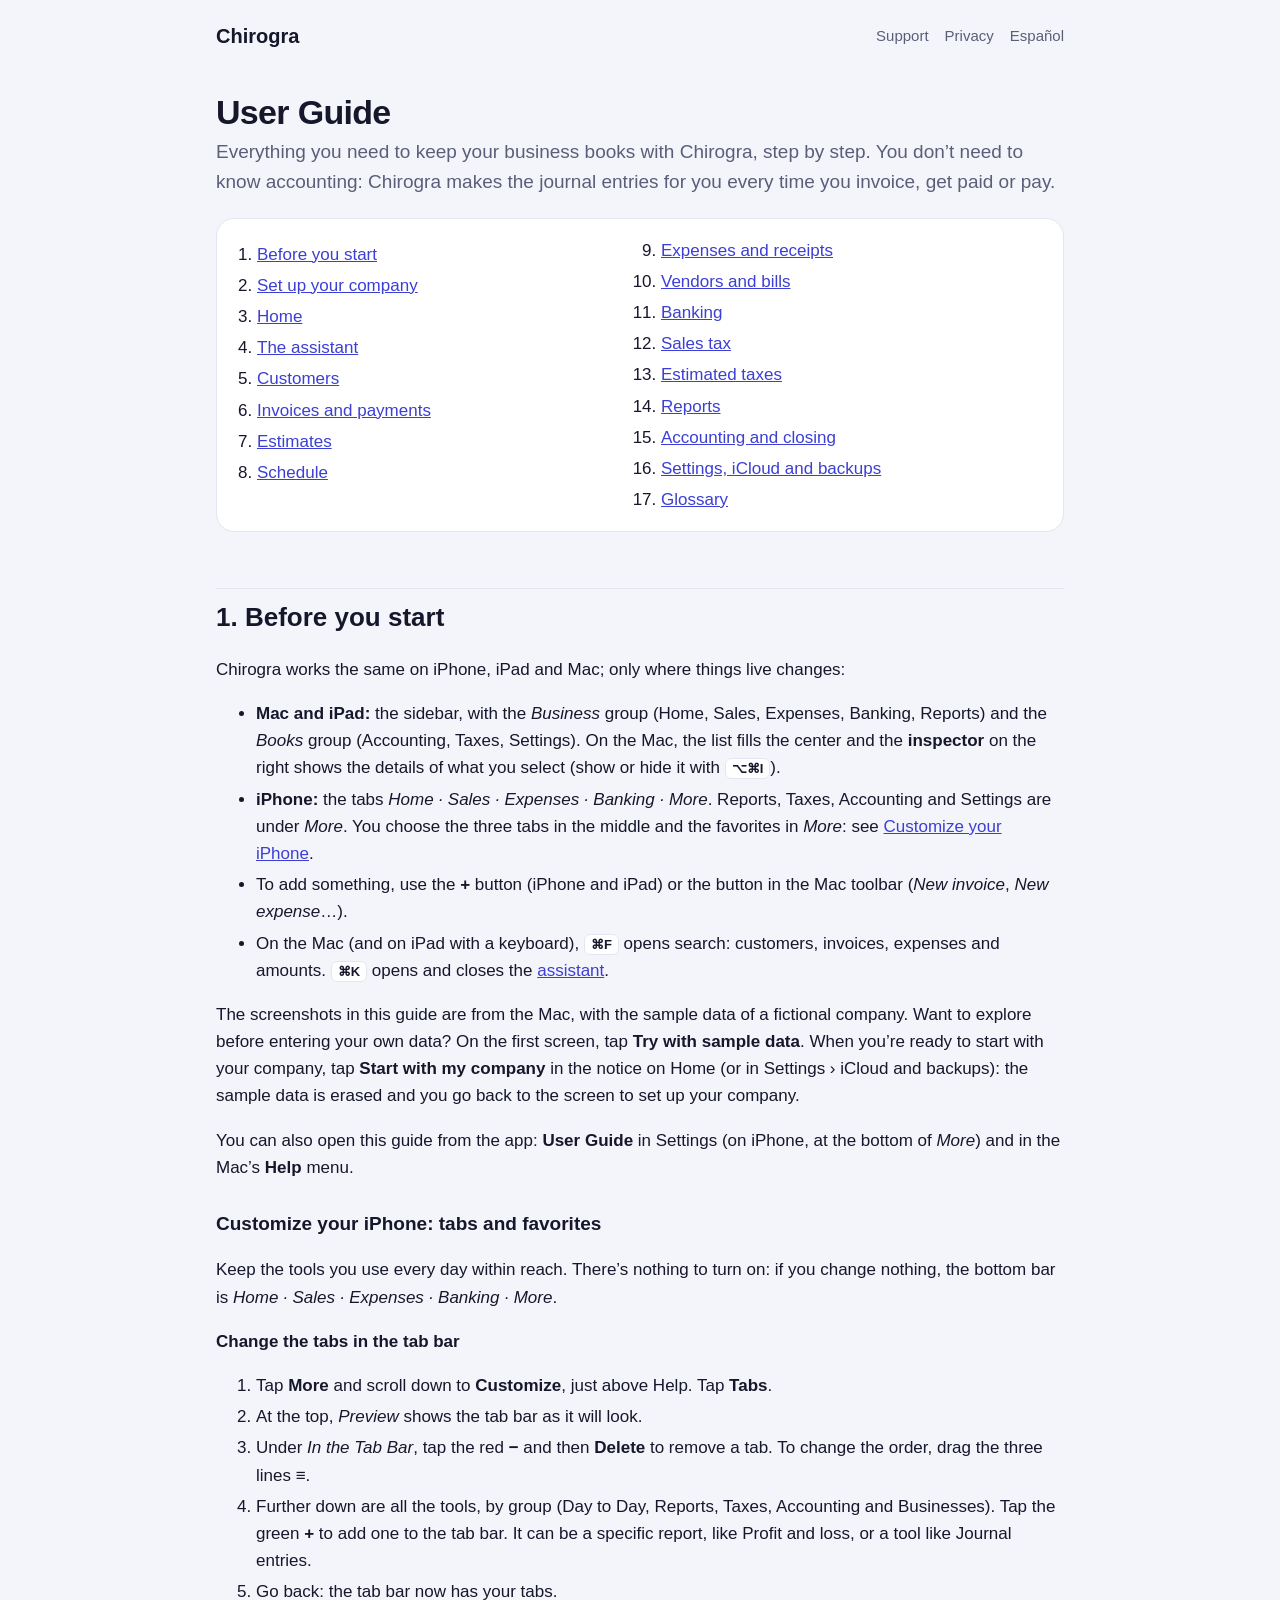
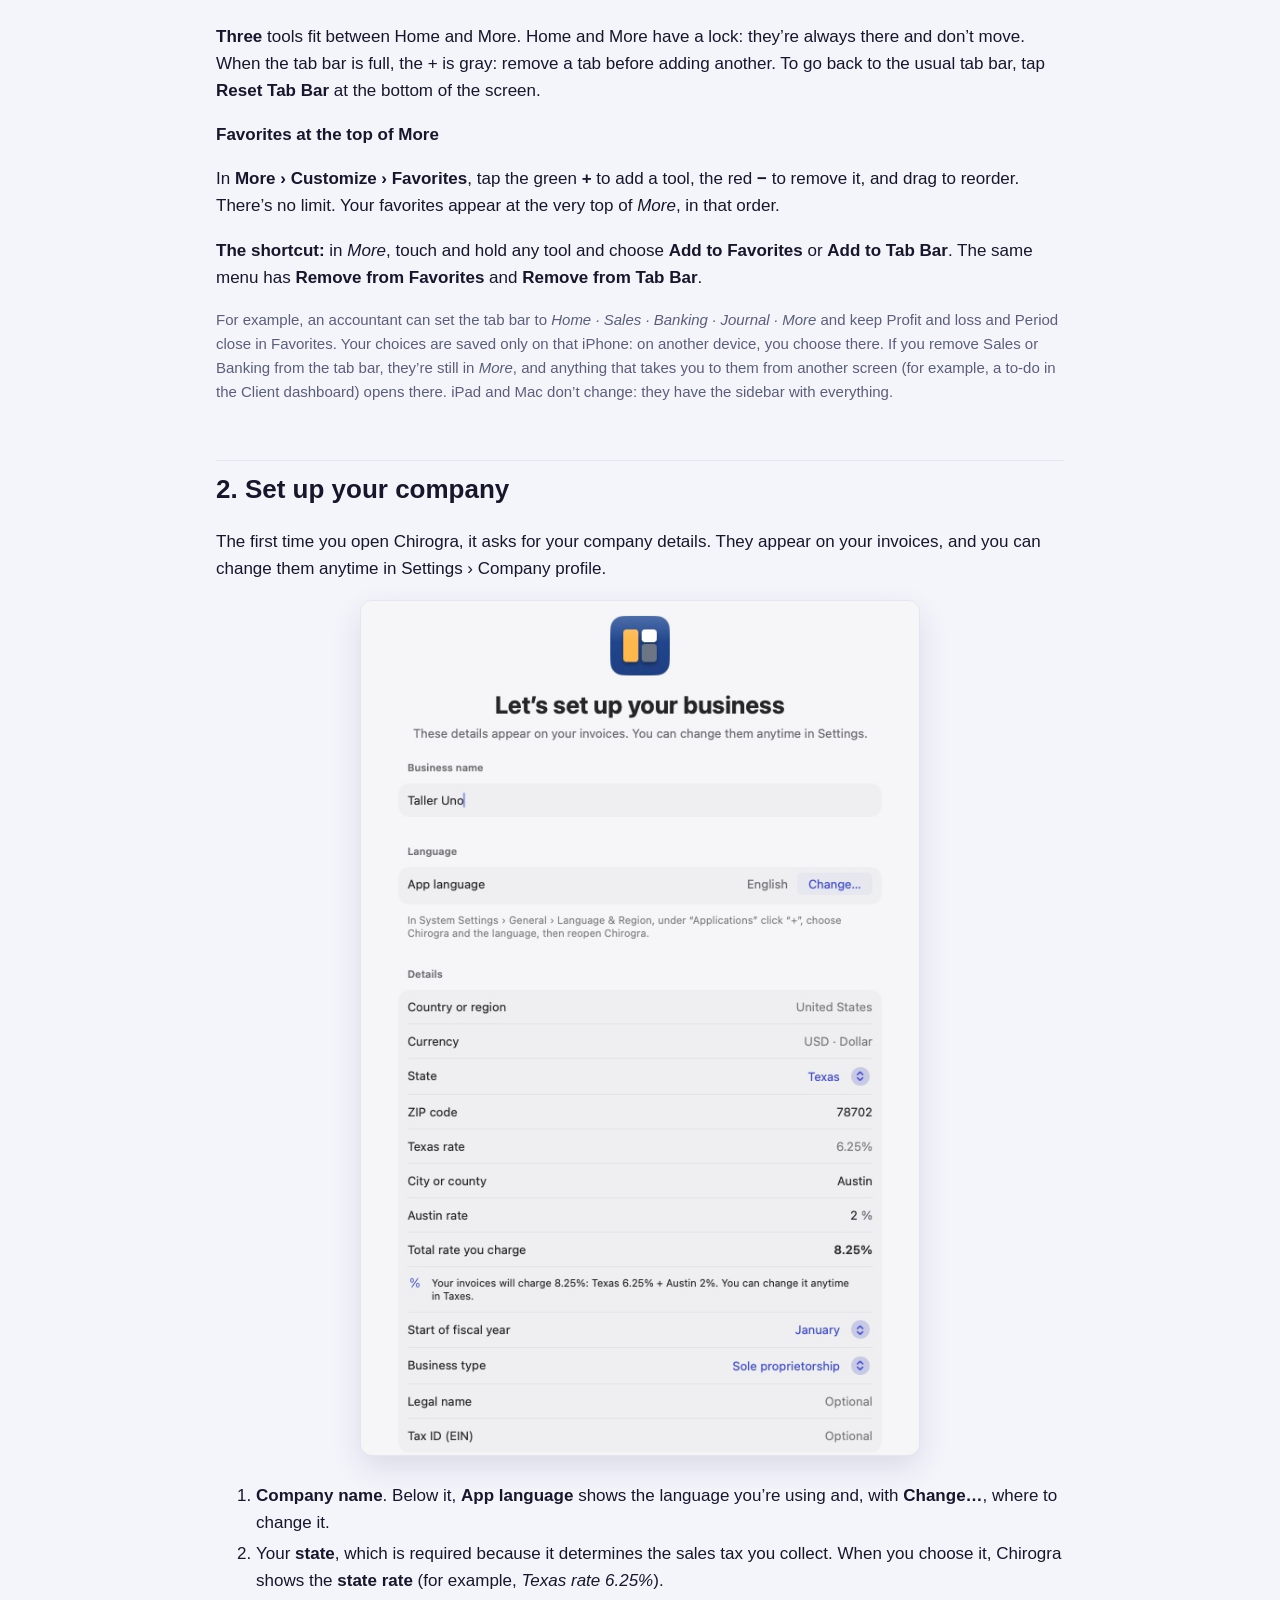
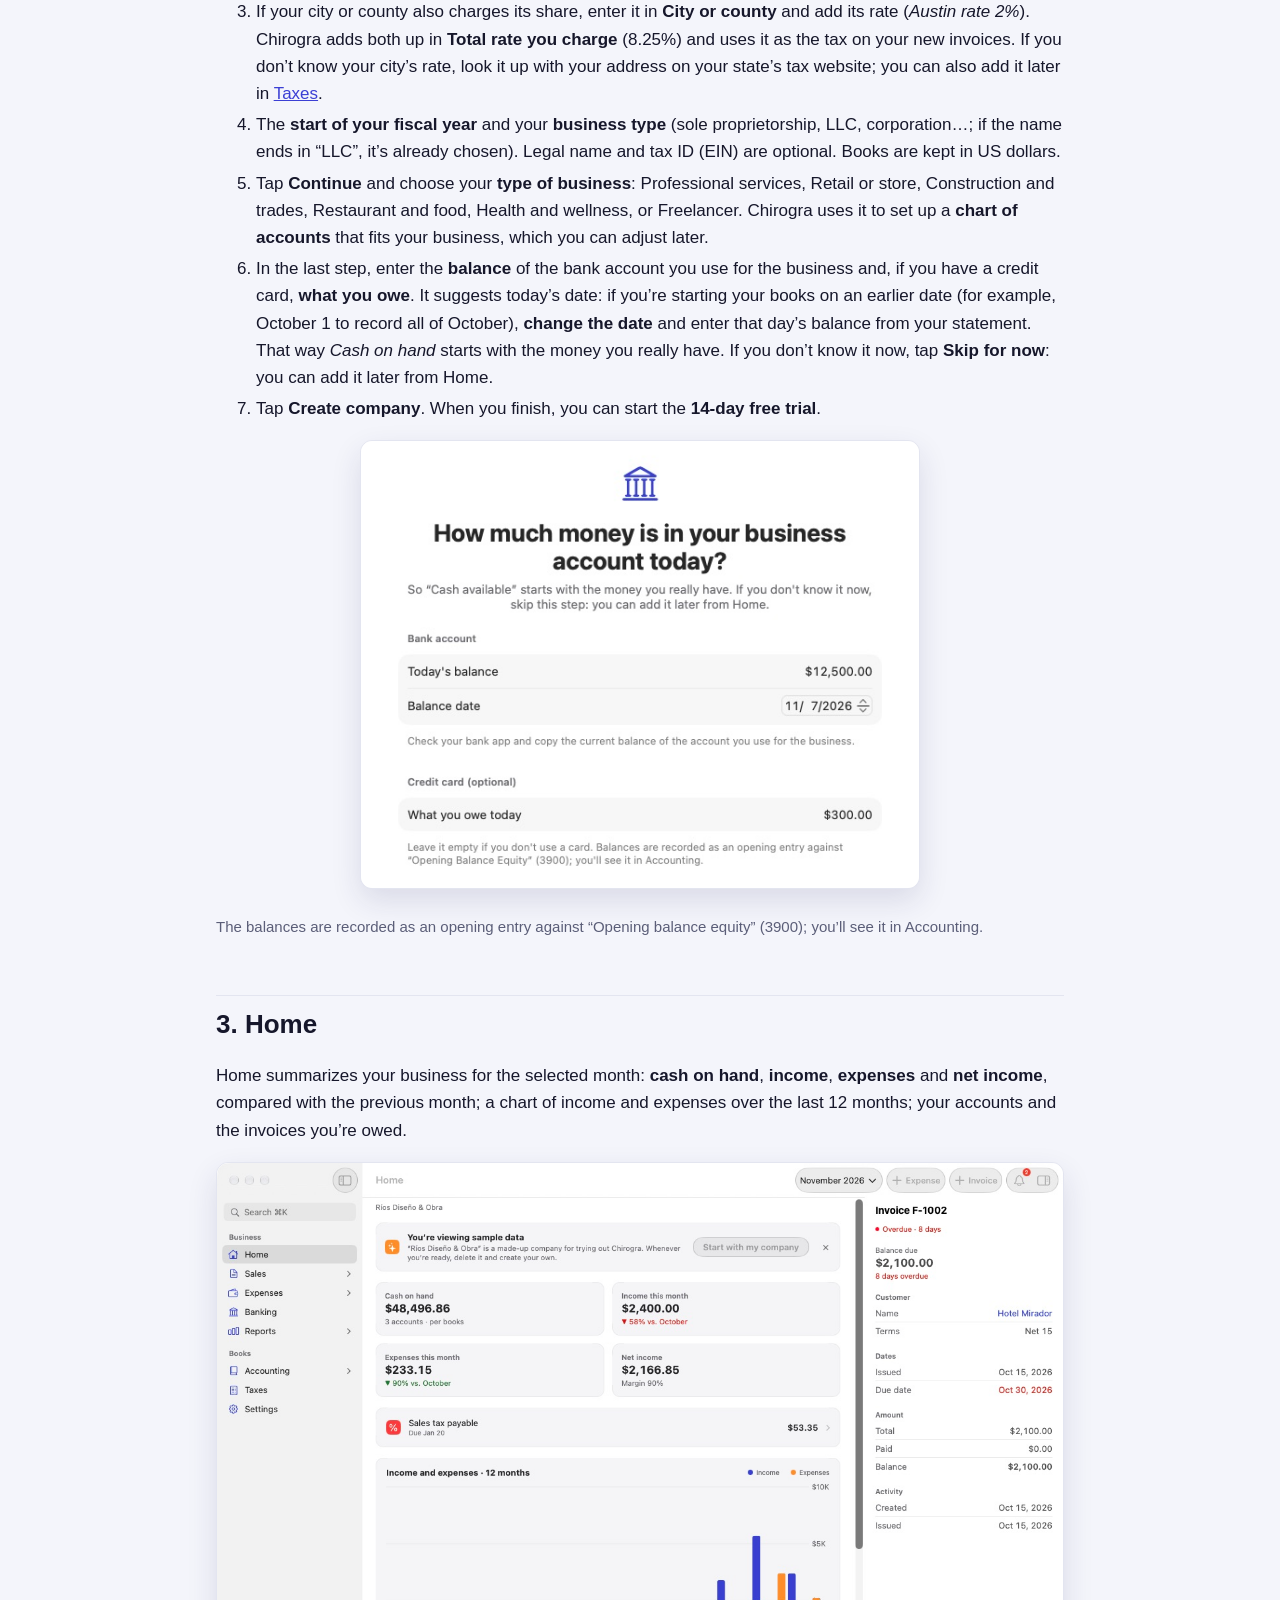
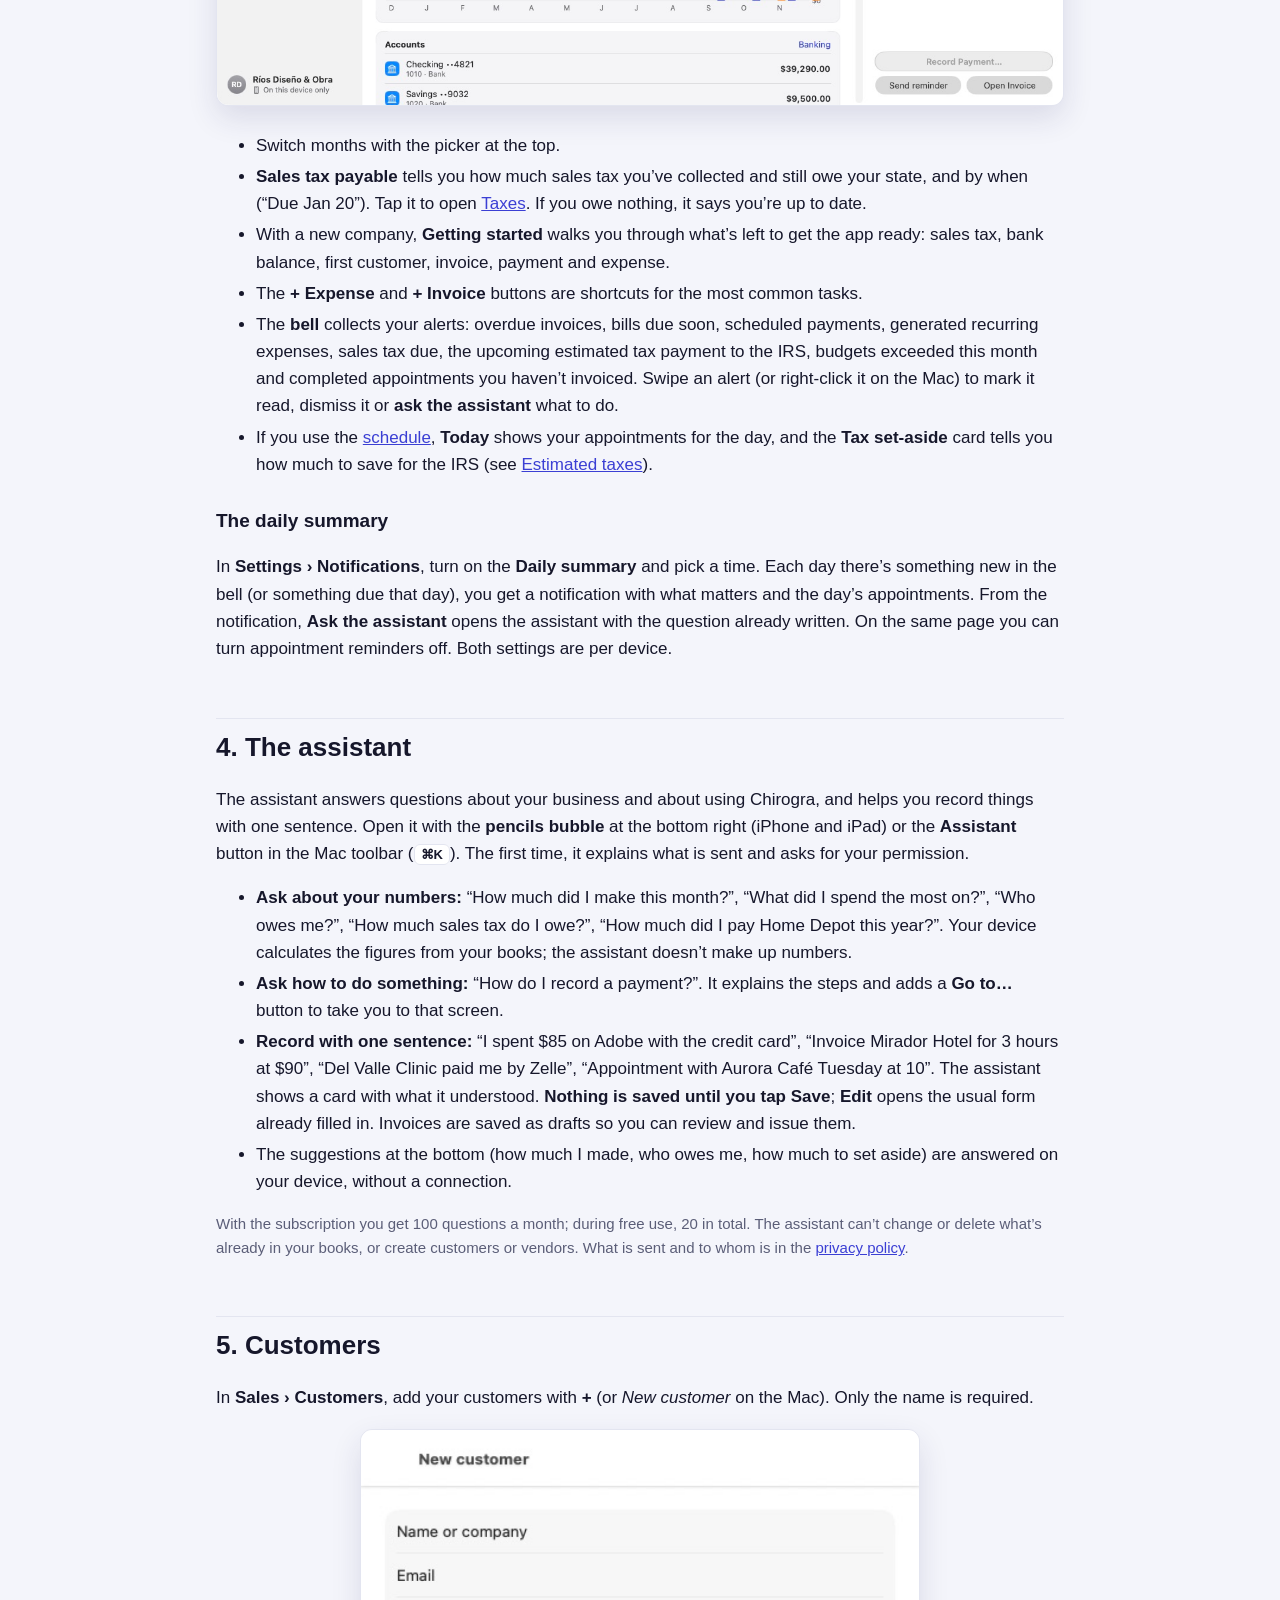
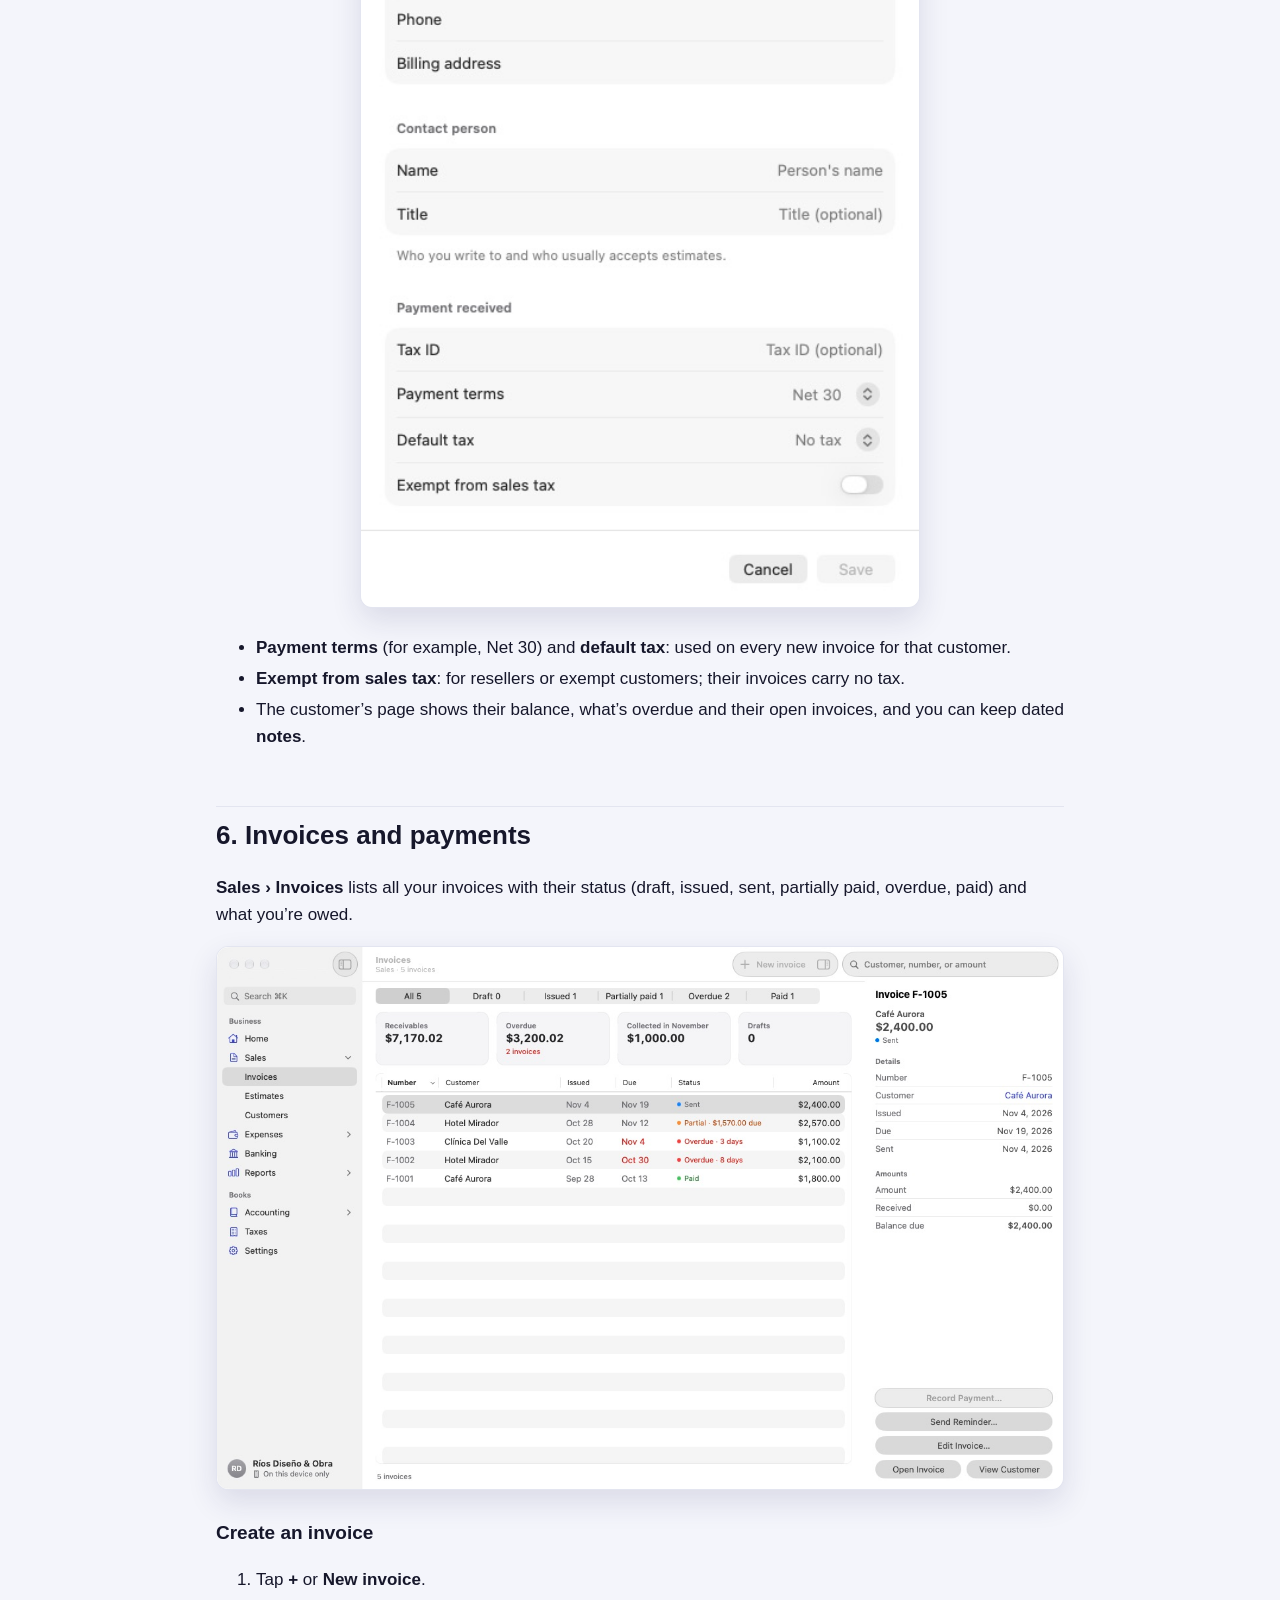
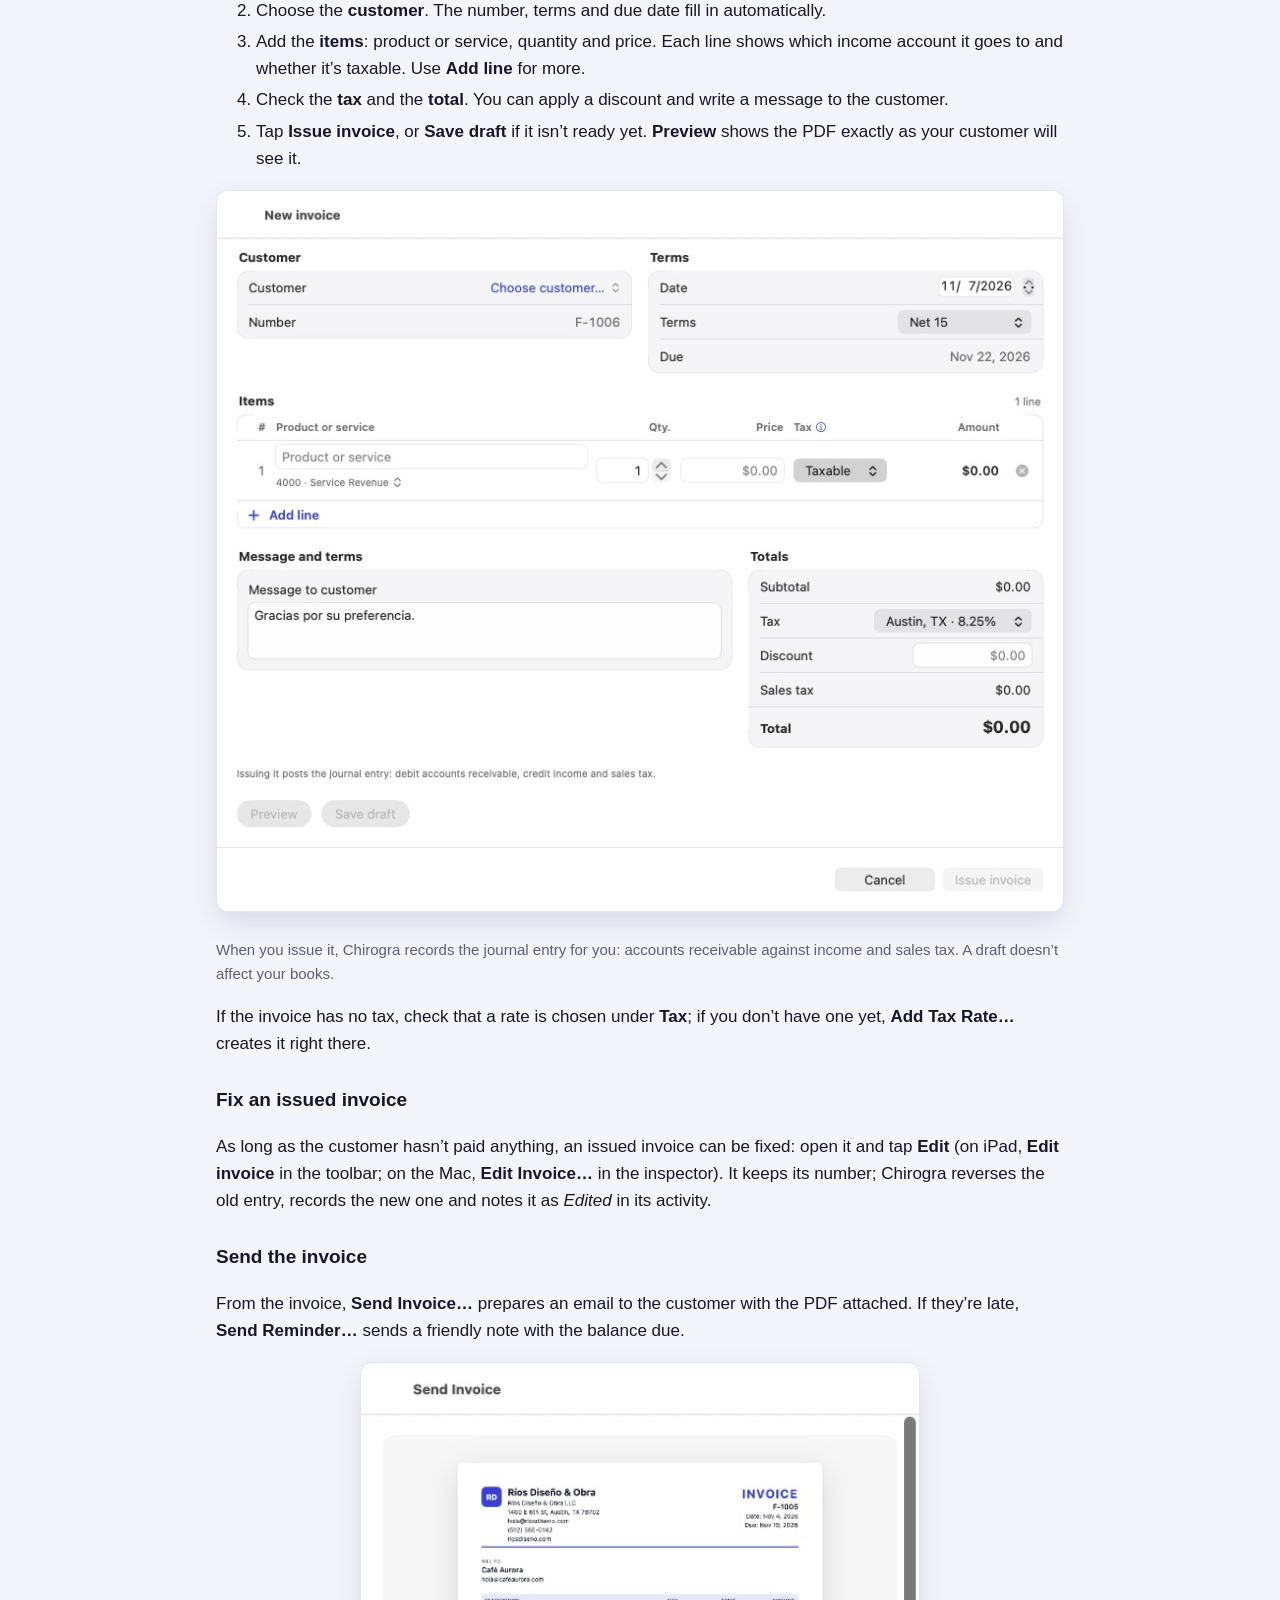
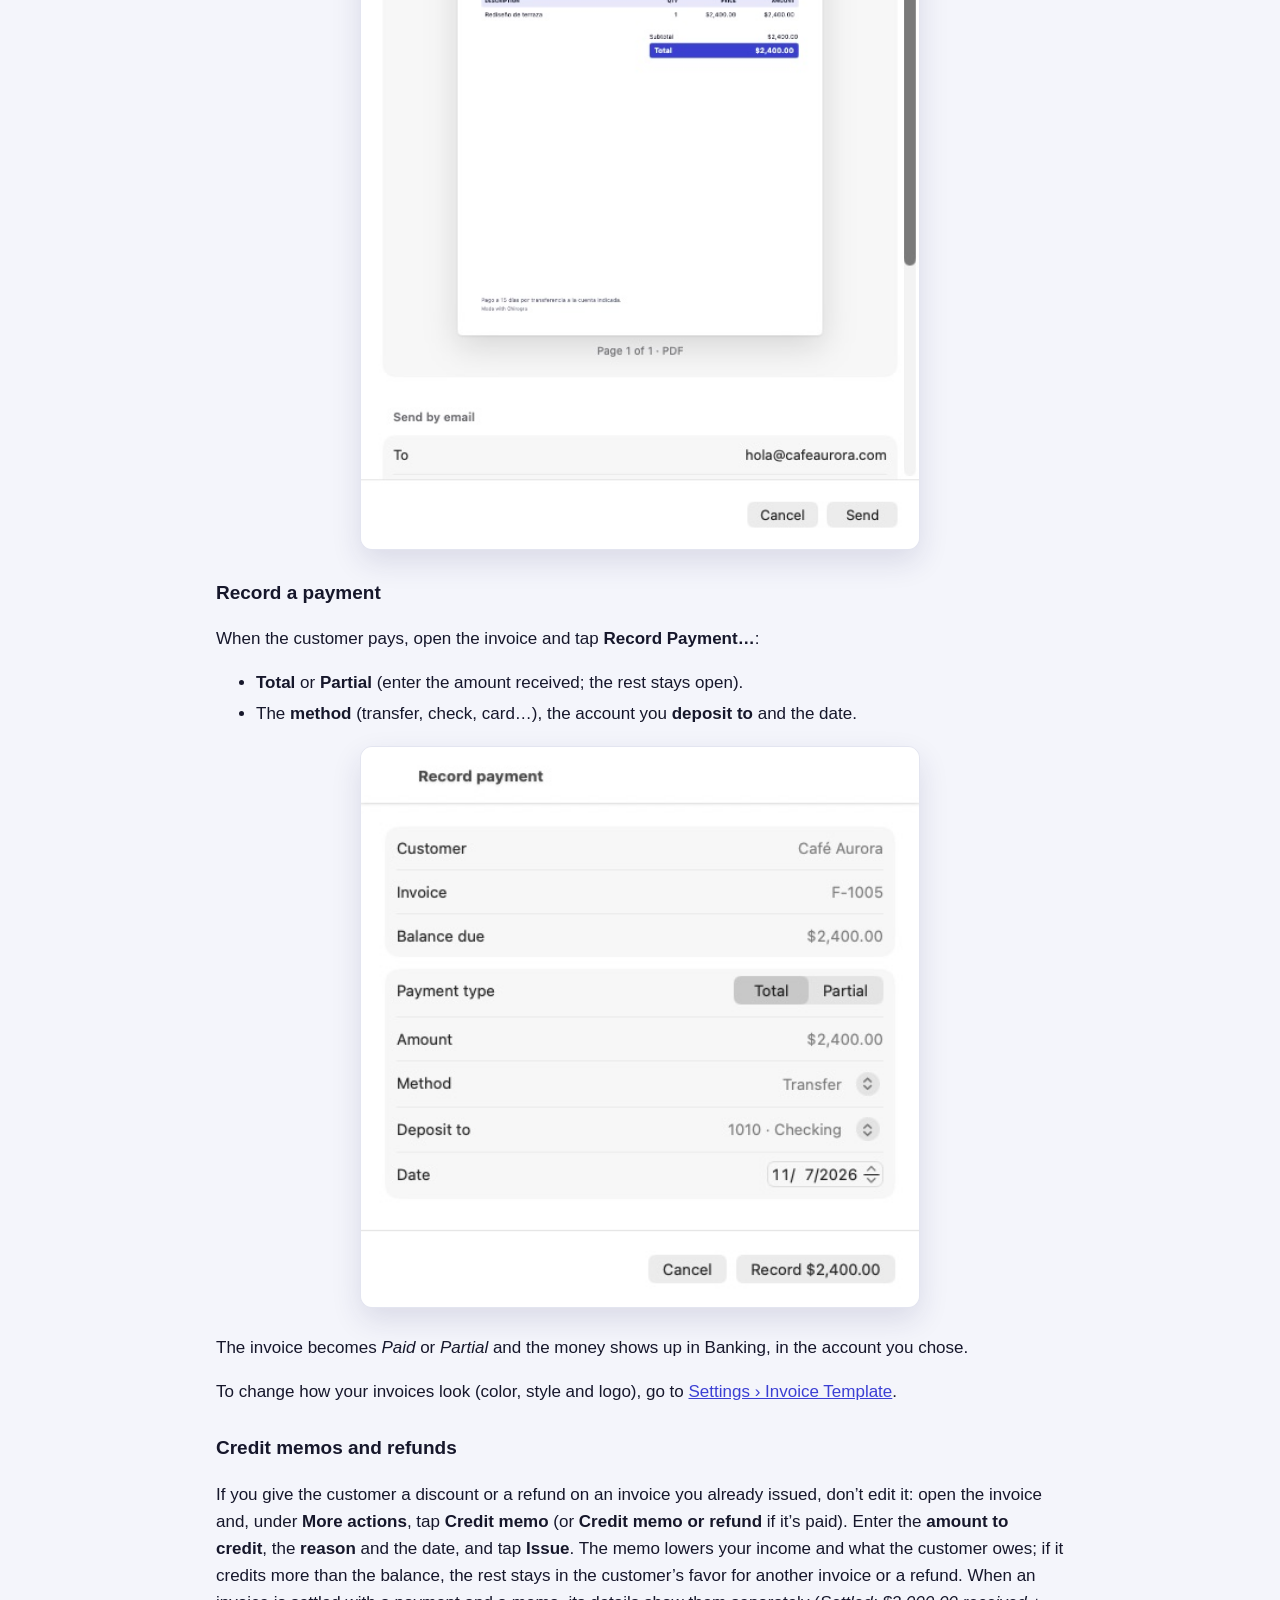
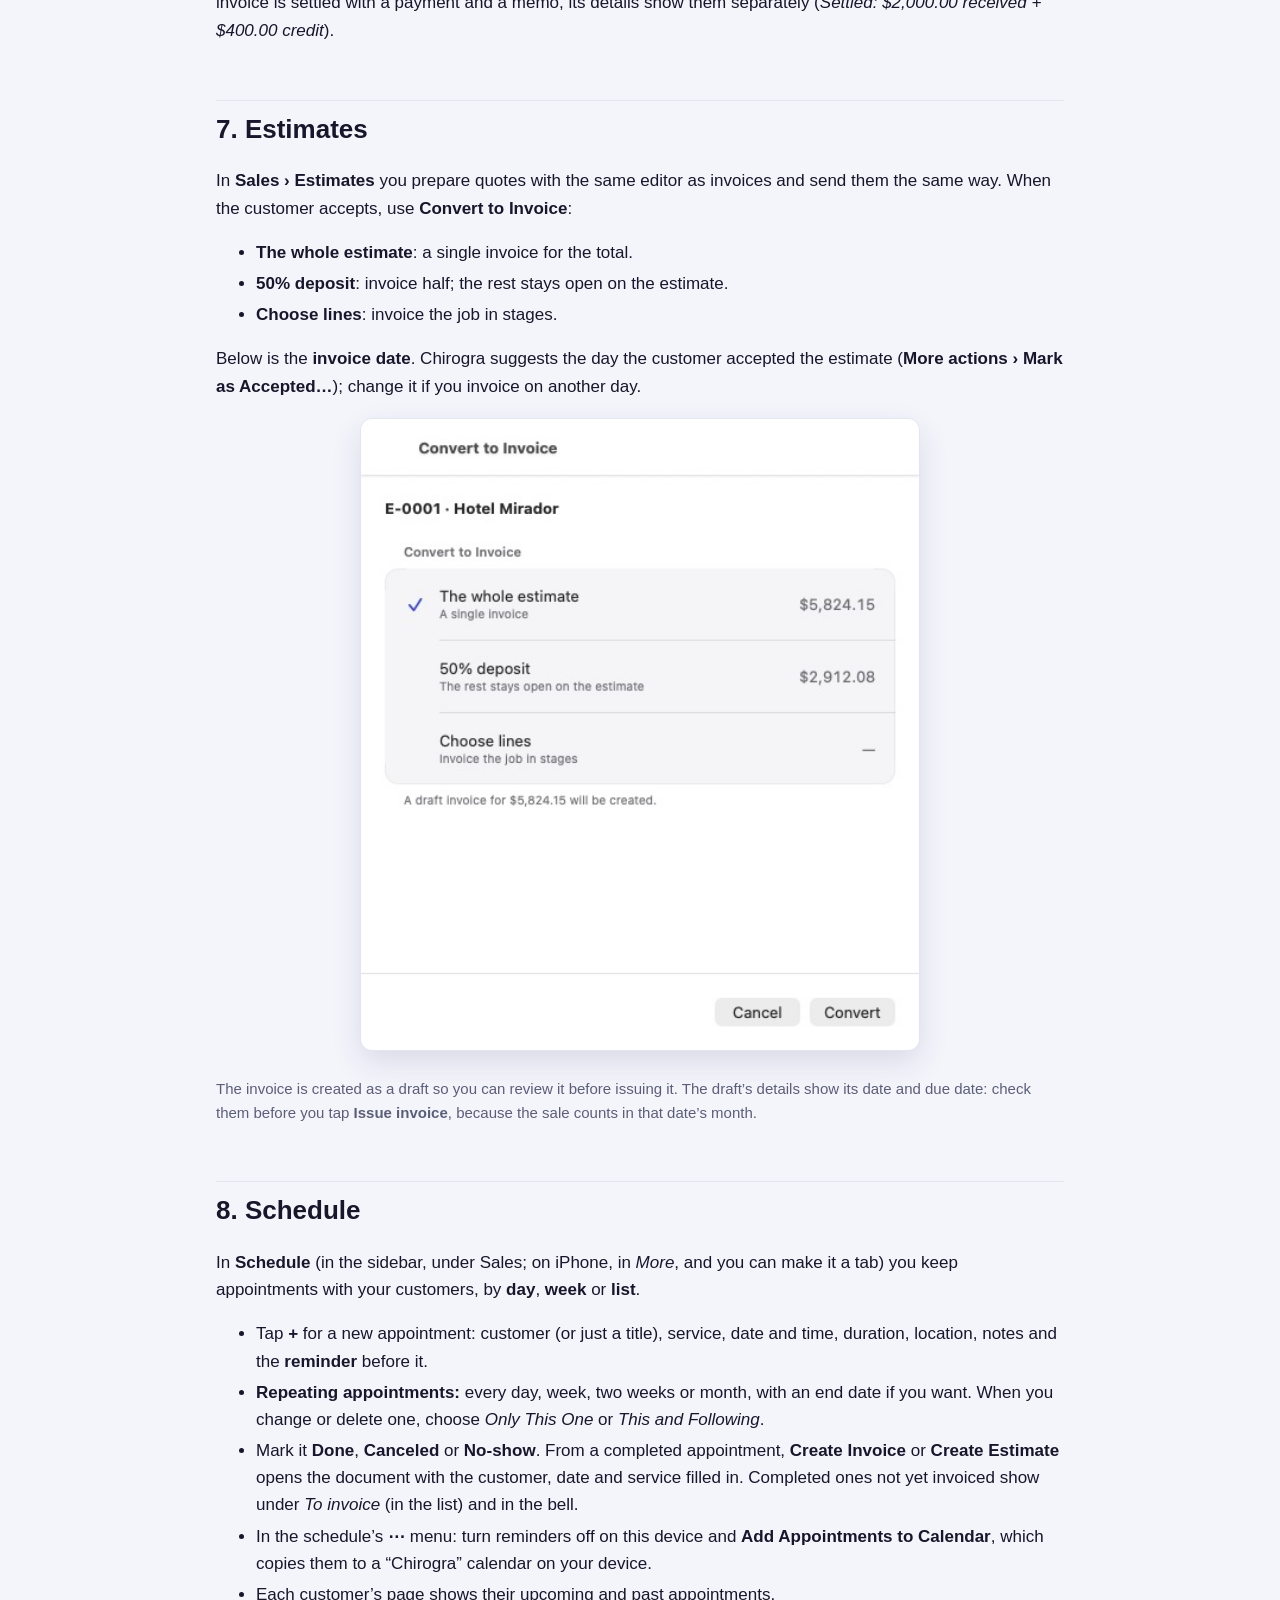
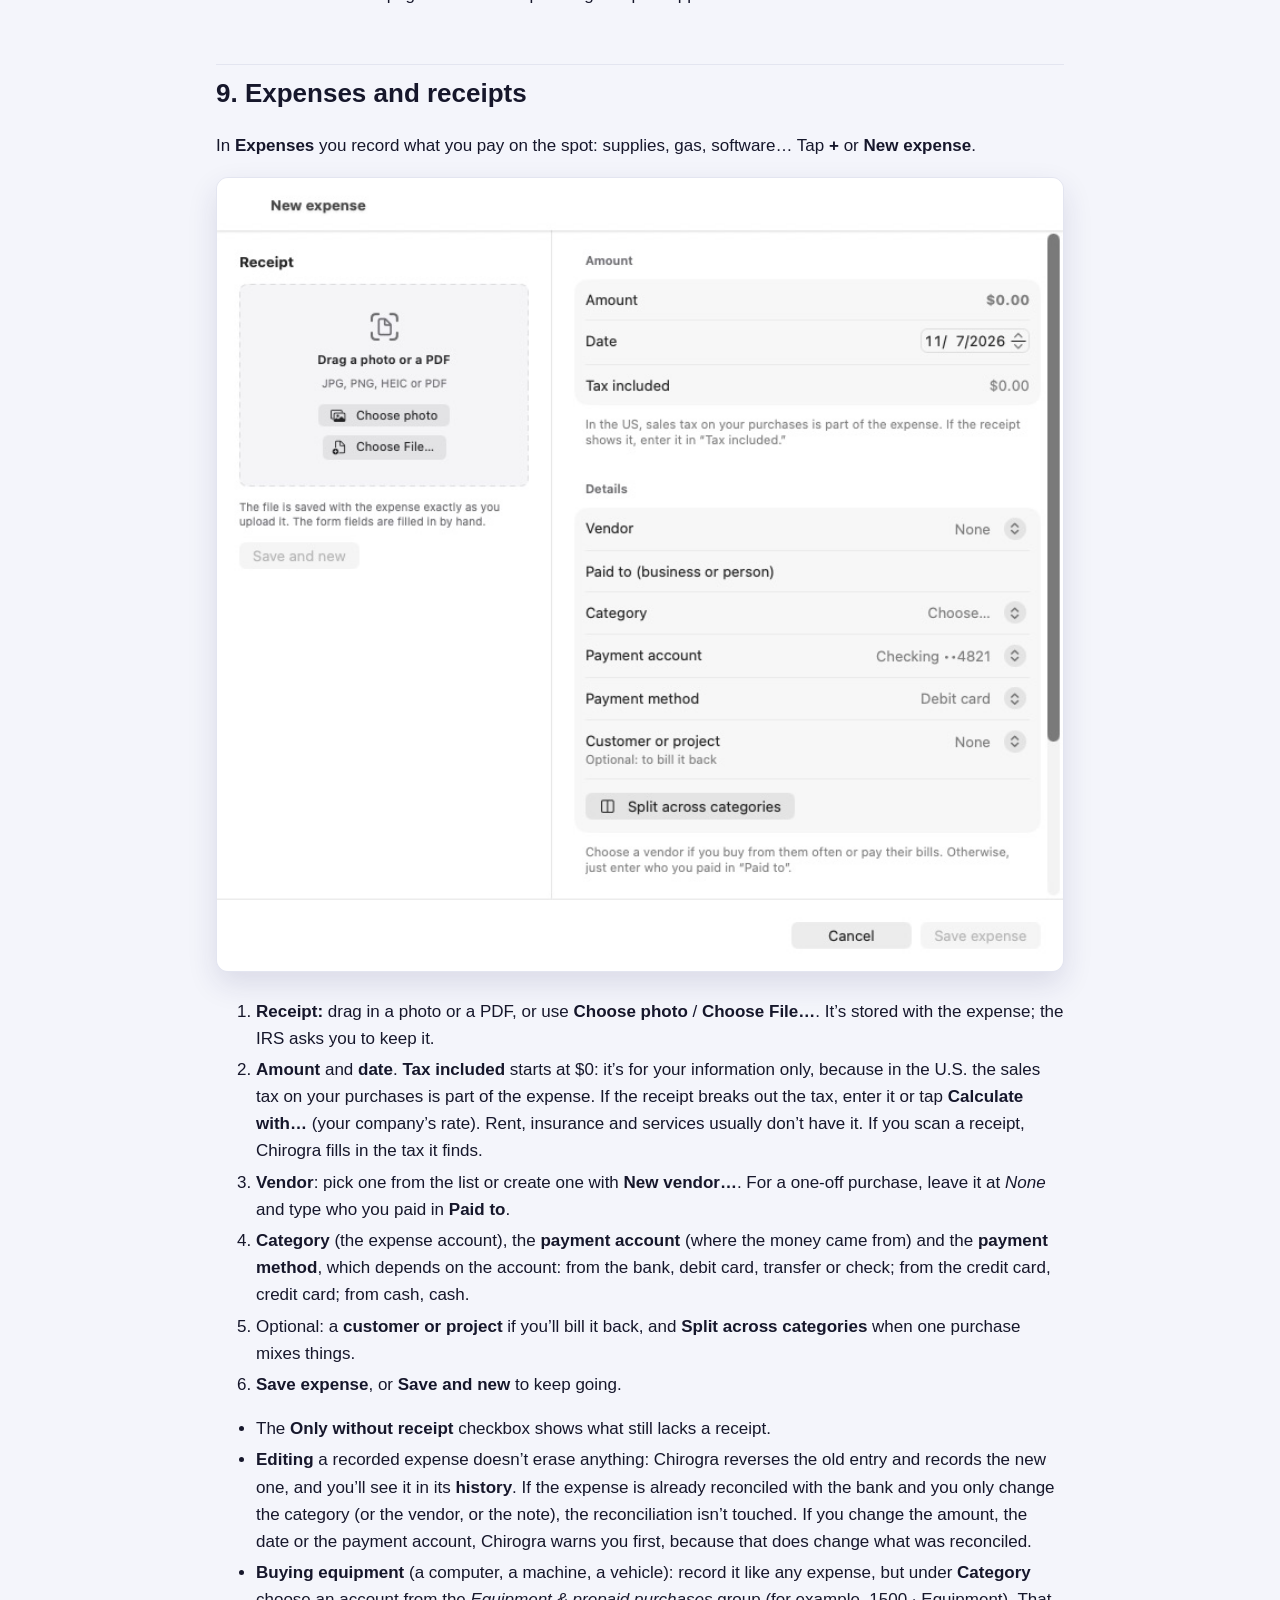
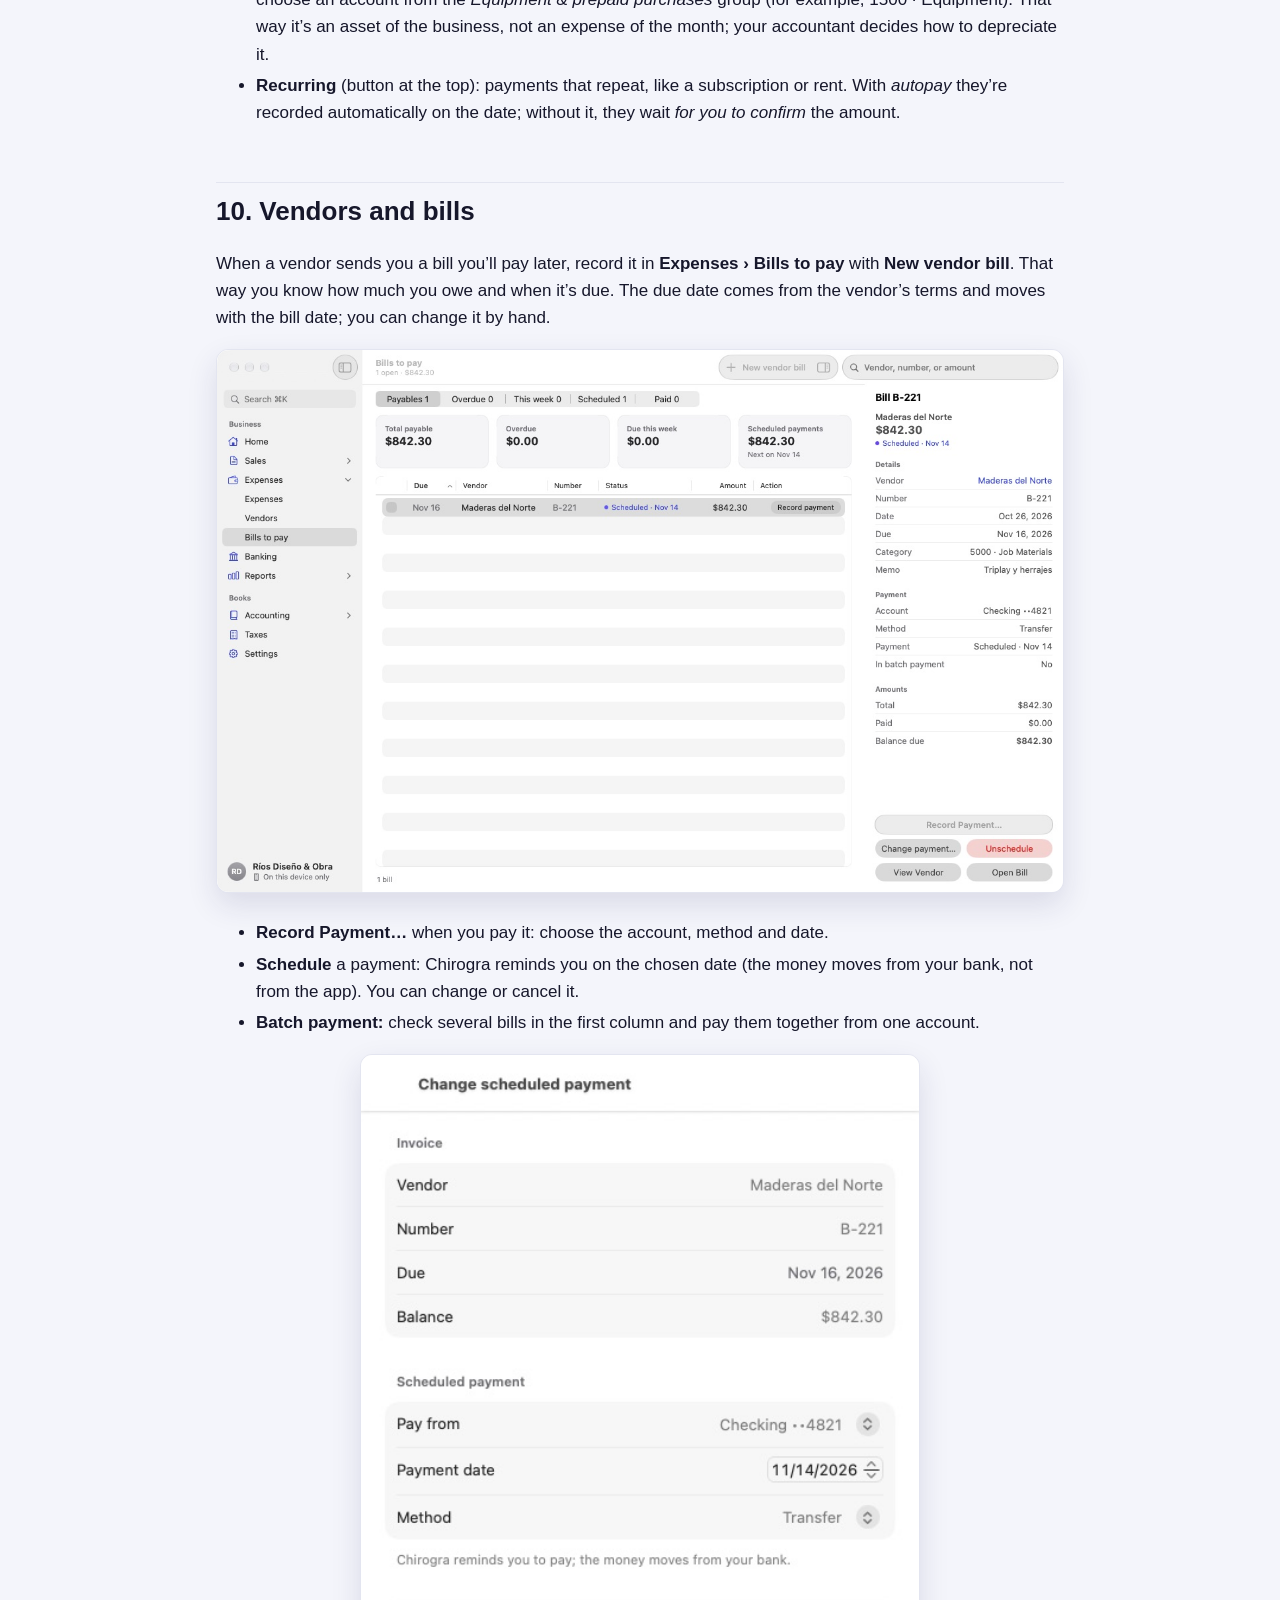
<file: sitio/guide/index.html>
<!doctype html>
<html lang="en">
<head>
<meta charset="utf-8">
<meta name="viewport" content="width=device-width, initial-scale=1">
<title>User Guide · Chirogra</title>
<meta name="description" content="How to keep your business books with Chirogra on iPhone, iPad and Mac: invoices, payments, expenses, sales tax, reports and closing.">
<link rel="icon" href="../img/icono.png">
<link rel="apple-touch-icon" href="../img/icono.png">
<link rel="stylesheet" href="../estilos.css">
<link rel="alternate" hreflang="es" href="../guia/">
</head>
<body class="guia">
<header class="sitio">
  <a class="marca" href="../en/">Chirogra</a>
  <nav><a href="../support/">Support</a><a href="../privacy/">Privacy</a><a href="../guia/" lang="es">Español</a></nav>
</header>
<main>
  <h1>User Guide</h1>
  <p class="entrada">Everything you need to keep your business books with Chirogra, step by step. You don’t need to know
  accounting: Chirogra makes the journal entries for you every time you invoice, get paid or pay.</p>

  <ol class="tarjeta indice">
    <li><a href="#start">Before you start</a></li>
    <li><a href="#company">Set up your company</a></li>
    <li><a href="#home">Home</a></li>
    <li><a href="#assistant">The assistant</a></li>
    <li><a href="#customers">Customers</a></li>
    <li><a href="#invoices">Invoices and payments</a></li>
    <li><a href="#estimates">Estimates</a></li>
    <li><a href="#agenda">Schedule</a></li>
    <li><a href="#expenses">Expenses and receipts</a></li>
    <li><a href="#bills">Vendors and bills</a></li>
    <li><a href="#banking">Banking</a></li>
    <li><a href="#taxes">Sales tax</a></li>
    <li><a href="#estimated-taxes">Estimated taxes</a></li>
    <li><a href="#reports">Reports</a></li>
    <li><a href="#accounting">Accounting and closing</a></li>
    <li><a href="#settings">Settings, iCloud and backups</a></li>
    <li><a href="#glossary">Glossary</a></li>
  </ol>

  <h2 id="start">1. Before you start</h2>
  <p>Chirogra works the same on iPhone, iPad and Mac; only where things live changes:</p>
  <ul>
    <li><strong>Mac and iPad:</strong> the sidebar, with the <em>Business</em> group (Home, Sales, Expenses, Banking,
    Reports) and the <em>Books</em> group (Accounting, Taxes, Settings). On the Mac, the list fills the center and the
    <strong>inspector</strong> on the right shows the details of what you select (show or hide it with
    <kbd>⌥⌘I</kbd>).</li>
    <li><strong>iPhone:</strong> the tabs <em>Home · Sales · Expenses · Banking · More</em>. Reports, Taxes, Accounting
    and Settings are under <em>More</em>. You choose the three tabs in the middle and the favorites in <em>More</em>:
    see <a href="#customize">Customize your iPhone</a>.</li>
    <li>To add something, use the <strong>+</strong> button (iPhone and iPad) or the button in the Mac toolbar
    (<em>New invoice</em>, <em>New expense</em>…).</li>
    <li>On the Mac (and on iPad with a keyboard), <kbd>⌘F</kbd> opens search: customers, invoices, expenses and
    amounts. <kbd>⌘K</kbd> opens and closes the <a href="#assistant">assistant</a>.</li>
  </ul>
  <p>The screenshots in this guide are from the Mac, with the sample data of a fictional company. Want to explore before
  entering your own data? On the first screen, tap <strong>Try with sample data</strong>. When you’re ready to start with
  your company, tap <strong>Start with my company</strong> in the notice on Home (or in Settings › iCloud and
  backups): the sample data is erased and you go back to the screen to set up your company.</p>
  <p>You can also open this guide from the app: <strong>User Guide</strong> in Settings (on iPhone, at the bottom of
  <em>More</em>) and in the Mac’s <strong>Help</strong> menu.</p>

  <h3 id="customize">Customize your iPhone: tabs and favorites</h3>
  <p>Keep the tools you use every day within reach. There’s nothing to turn on: if you change nothing, the bottom bar is
  <em>Home · Sales · Expenses · Banking · More</em>.</p>
  <p><strong>Change the tabs in the tab bar</strong></p>
  <ol>
    <li>Tap <strong>More</strong> and scroll down to <strong>Customize</strong>, just above Help. Tap
    <strong>Tabs</strong>.</li>
    <li>At the top, <em>Preview</em> shows the tab bar as it will look.</li>
    <li>Under <em>In the Tab Bar</em>, tap the red <strong>−</strong> and then <strong>Delete</strong> to remove a tab.
    To change the order, drag the three lines <strong>≡</strong>.</li>
    <li>Further down are all the tools, by group (Day to Day, Reports, Taxes, Accounting and Businesses). Tap the green
    <strong>+</strong> to add one to the tab bar. It can be a specific report, like Profit and loss, or a tool like
    Journal entries.</li>
    <li>Go back: the tab bar now has your tabs.</li>
  </ol>
  <p><strong>Three</strong> tools fit between Home and More. Home and More have a lock: they’re always there and don’t
  move. When the tab bar is full, the + is gray: remove a tab before adding another. To go back to the usual tab bar,
  tap <strong>Reset Tab Bar</strong> at the bottom of the screen.</p>
  <p><strong>Favorites at the top of More</strong></p>
  <p>In <strong>More › Customize › Favorites</strong>, tap the green <strong>+</strong> to add a tool, the red
  <strong>−</strong> to remove it, and drag to reorder. There’s no limit. Your favorites appear at the very top of
  <em>More</em>, in that order.</p>
  <p><strong>The shortcut:</strong> in <em>More</em>, touch and hold any tool and choose <strong>Add to
  Favorites</strong> or <strong>Add to Tab Bar</strong>. The same menu has <strong>Remove from Favorites</strong> and
  <strong>Remove from Tab Bar</strong>.</p>
  <p class="nota">For example, an accountant can set the tab bar to <em>Home · Sales · Banking · Journal · More</em>
  and keep Profit and loss and Period close in Favorites. Your choices are saved only on that iPhone: on another device,
  you choose there. If you remove Sales or Banking from the tab bar, they’re still in <em>More</em>, and anything that
  takes you to them from another screen (for example, a to-do in the Client dashboard) opens
  there. iPad and Mac don’t change: they have the sidebar with everything.</p>

  <h2 id="company">2. Set up your company</h2>
  <p>The first time you open Chirogra, it asks for your company details. They appear on your invoices, and you can change
  them anytime in Settings › Company profile.</p>
  <figure class="hoja"><a href="../img/guia/bienvenida-en.jpg"><img src="../img/guia/bienvenida-en.jpg" alt="“Let’s set up your company” screen: company name, app language, the state of Texas, ZIP code 78702, the Texas rate of 6.25%, the city of Austin with its 2% rate, a total rate of 8.25%, start of fiscal year, business type, legal name and tax ID" width="600" height="918" loading="lazy"></a></figure>
  <ol>
    <li><strong>Company name</strong>. Below it, <strong>App language</strong> shows the language you’re using and, with
    <strong>Change…</strong>, where to change it.</li>
    <li>Your <strong>state</strong>, which is required because it determines the sales tax you collect. When you choose
    it, Chirogra shows the <strong>state rate</strong> (for example, <em>Texas rate 6.25%</em>).</li>
    <li>If your city or county also charges its share, enter it in <strong>City or county</strong> and add its rate
    (<em>Austin rate 2%</em>). Chirogra adds both up in <strong>Total rate you charge</strong> (8.25%) and uses it as the
    tax on your new invoices. If you don’t know your city’s rate, look it up with your address on your state’s tax
    website; you can also add it later in <a href="#taxes">Taxes</a>.</li>
    <li>The <strong>start of your fiscal year</strong> and your <strong>business type</strong> (sole proprietorship,
    LLC, corporation…; if the name ends in “LLC”, it’s already chosen). Legal name and tax ID (EIN) are optional. Books
    are kept in US dollars.</li>
    <li>Tap <strong>Continue</strong> and choose your <strong>type of business</strong>: Professional services, Retail or
    store, Construction and trades, Restaurant and food, Health and wellness, or Freelancer. Chirogra uses it to set up a
    <strong>chart of accounts</strong> that fits your business, which you can adjust later.</li>
    <li>In the last step, enter the <strong>balance</strong> of the bank account you use for the business and, if you
    have a credit card, <strong>what you owe</strong>. It suggests today’s date: if you’re starting your books on an
    earlier date (for example, October 1 to record all of October), <strong>change the date</strong> and enter that
    day’s balance from your statement. That way <em>Cash on hand</em> starts with the money you really have. If you
    don’t know it now, tap <strong>Skip for now</strong>: you can add it later from Home.</li>
    <li>Tap <strong>Create company</strong>. When you finish, you can start the <strong>14-day free trial</strong>.</li>
  </ol>
  <figure class="hoja"><a href="../img/guia/saldo-inicial-en.jpg"><img src="../img/guia/saldo-inicial-en.jpg" alt="“How much money is in your business account today?” step with today’s bank balance, the date and what you owe on the credit card" width="600" height="480" loading="lazy"></a></figure>
  <p class="nota">The balances are recorded as an opening entry against “Opening balance equity” (3900); you’ll see it in
  Accounting.</p>

  <h2 id="home">3. Home</h2>
  <p>Home summarizes your business for the selected month: <strong>cash on hand</strong>, <strong>income</strong>,
  <strong>expenses</strong> and <strong>net income</strong>, compared with the previous month; a chart of income and
  expenses over the last 12 months; your accounts and the invoices you’re owed.</p>
  <figure><a href="../img/guia/inicio-en.jpg"><img src="../img/guia/inicio-en.jpg" alt="Home on the Mac: sample data notice; cash, income, expenses and net income cards; “Sales tax payable, due Jan 20” row; 12-month chart and accounts" width="1280" height="820" loading="lazy"></a></figure>
  <ul>
    <li>Switch months with the picker at the top.</li>
    <li><strong>Sales tax payable</strong> tells you how much sales tax you’ve collected and still owe your state, and by
    when (“Due Jan 20”). Tap it to open <a href="#taxes">Taxes</a>. If you owe nothing, it says you’re up to date.</li>
    <li>With a new company, <strong>Getting started</strong> walks you through what’s left to get the app ready: sales
    tax, bank balance, first customer, invoice, payment and expense.</li>
    <li>The <strong>+ Expense</strong> and <strong>+ Invoice</strong> buttons are shortcuts for the most common tasks.</li>
    <li>The <strong>bell</strong> collects your alerts: overdue invoices, bills due soon, scheduled payments, generated
    recurring expenses, sales tax due, the upcoming estimated tax payment to the IRS, budgets exceeded this month and
    completed appointments you haven’t invoiced. Swipe an alert (or right-click it on the Mac) to mark it read, dismiss
    it or <strong>ask the assistant</strong> what to do.</li>
    <li>If you use the <a href="#agenda">schedule</a>, <strong>Today</strong> shows your appointments for the day, and the
    <strong>Tax set-aside</strong> card tells you how much to save for the IRS (see
    <a href="#estimated-taxes">Estimated taxes</a>).</li>
  </ul>
  <h3 id="daily-summary">The daily summary</h3>
  <p>In <strong>Settings › Notifications</strong>, turn on the <strong>Daily summary</strong> and pick a time. Each day there’s
  something new in the bell (or something due that day), you get a notification with what matters and the day’s
  appointments. From the notification, <strong>Ask the assistant</strong> opens the assistant with the question already
  written. On the same page you can turn appointment reminders off. Both settings are per device.</p>

  <h2 id="assistant">4. The assistant</h2>
  <p>The assistant answers questions about your business and about using Chirogra, and helps you record things with one
  sentence. Open it with the <strong>pencils bubble</strong> at the bottom right (iPhone and iPad) or the
  <strong>Assistant</strong> button in the Mac toolbar (<kbd>⌘K</kbd>). The first time, it explains what is sent and asks
  for your permission.</p>
  <ul>
    <li><strong>Ask about your numbers:</strong> “How much did I make this month?”, “What did I spend the most on?”, “Who
    owes me?”, “How much sales tax do I owe?”, “How much did I pay Home Depot this year?”. Your device calculates the
    figures from your books; the assistant doesn’t make up numbers.</li>
    <li><strong>Ask how to do something:</strong> “How do I record a payment?”. It explains the steps and adds a
    <strong>Go to…</strong> button to take you to that screen.</li>
    <li><strong>Record with one sentence:</strong> “I spent $85 on Adobe with the credit card”, “Invoice Mirador Hotel for
    3 hours at $90”, “Del Valle Clinic paid me by Zelle”, “Appointment with Aurora Café Tuesday at 10”. The assistant
    shows a card with what it understood. <strong>Nothing is saved until you tap Save</strong>; <strong>Edit</strong>
    opens the usual form already filled in. Invoices are saved as drafts so you can review and issue them.</li>
    <li>The suggestions at the bottom (how much I made, who owes me, how much to set aside) are answered on your device,
    without a connection.</li>
  </ul>
  <p class="nota">With the subscription you get 100 questions a month; during free use, 20 in total. The assistant can’t
  change or delete what’s already in your books, or create customers or vendors. What is sent and to whom is in the
  <a href="../privacy/">privacy policy</a>.</p>

  <h2 id="customers">5. Customers</h2>
  <p>In <strong>Sales › Customers</strong>, add your customers with <strong>+</strong> (or <em>New customer</em> on the
  Mac). Only the name is required.</p>
  <figure class="hoja"><a href="../img/guia/nuevo-cliente-en.jpg"><img src="../img/guia/nuevo-cliente-en.jpg" alt="“New customer” sheet with name, email, phone, address, contact person, payment terms, default tax and sales tax exemption" width="470" height="654" loading="lazy"></a></figure>
  <ul>
    <li><strong>Payment terms</strong> (for example, Net 30) and <strong>default tax</strong>: used on every new invoice
    for that customer.</li>
    <li><strong>Exempt from sales tax</strong>: for resellers or exempt customers; their invoices carry no tax.</li>
    <li>The customer’s page shows their balance, what’s overdue and their open invoices, and you can keep dated
    <strong>notes</strong>.</li>
  </ul>

  <h2 id="invoices">6. Invoices and payments</h2>
  <p><strong>Sales › Invoices</strong> lists all your invoices with their status (draft, issued, sent, partially paid,
  overdue, paid) and what you’re owed.</p>
  <figure><a href="../img/guia/facturas-en.jpg"><img src="../img/guia/facturas-en.jpg" alt="Invoice list with status filters, receivables and overdue totals, and the details of the selected invoice" width="1280" height="820" loading="lazy"></a></figure>

  <h3>Create an invoice</h3>
  <ol>
    <li>Tap <strong>+</strong> or <strong>New invoice</strong>.</li>
    <li>Choose the <strong>customer</strong>. The number, terms and due date fill in automatically.</li>
    <li>Add the <strong>items</strong>: product or service, quantity and price. Each line shows which income account it
    goes to and whether it’s taxable. Use <strong>Add line</strong> for more.</li>
    <li>Check the <strong>tax</strong> and the <strong>total</strong>. You can apply a discount and write a message to the
    customer.</li>
    <li>Tap <strong>Issue invoice</strong>, or <strong>Save draft</strong> if it isn’t ready yet.
    <strong>Preview</strong> shows the PDF exactly as your customer will see it.</li>
  </ol>
  <figure><a href="../img/guia/nueva-factura-en.jpg"><img src="../img/guia/nueva-factura-en.jpg" alt="“New invoice” sheet: customer, terms, items, message and totals with sales tax" width="860" height="732" loading="lazy"></a></figure>
  <p class="nota">When you issue it, Chirogra records the journal entry for you: accounts receivable against income and
  sales tax. A draft doesn’t affect your books.</p>
  <p>If the invoice has no tax, check that a rate is chosen under <strong>Tax</strong>; if you don’t have one yet,
  <strong>Add Tax Rate…</strong> creates it right there.</p>

  <h3>Fix an issued invoice</h3>
  <p>As long as the customer hasn’t paid anything, an issued invoice can be fixed: open it and tap <strong>Edit</strong>
  (on iPad, <strong>Edit invoice</strong> in the toolbar; on the Mac, <strong>Edit Invoice…</strong> in the inspector).
  It keeps its number; Chirogra reverses the old entry, records the new one and notes it as <em>Edited</em> in its
  activity.</p>

  <h3>Send the invoice</h3>
  <p>From the invoice, <strong>Send Invoice…</strong> prepares an email to the customer with the PDF attached. If they’re
  late, <strong>Send Reminder…</strong> sends a friendly note with the balance due.</p>
  <figure class="hoja"><a href="../img/guia/enviar-en.jpg"><img src="../img/guia/enviar-en.jpg" alt="“Send invoice” sheet with the PDF preview and the customer’s email" width="520" height="732" loading="lazy"></a></figure>

  <h3>Record a payment</h3>
  <p>When the customer pays, open the invoice and tap <strong>Record Payment…</strong>:</p>
  <ul>
    <li><strong>Total</strong> or <strong>Partial</strong> (enter the amount received; the rest stays open).</li>
    <li>The <strong>method</strong> (transfer, check, card…), the account you <strong>deposit to</strong> and the date.</li>
  </ul>
  <figure class="hoja"><a href="../img/guia/registrar-pago-en.jpg"><img src="../img/guia/registrar-pago-en.jpg" alt="“Record payment” sheet with total or partial payment, amount, method, deposit account and date" width="470" height="472" loading="lazy"></a></figure>
  <p>The invoice becomes <em>Paid</em> or <em>Partial</em> and the money shows up in Banking, in the account you chose.</p>
  <p>To change how your invoices look (color, style and logo), go to <a href="#settings">Settings › Invoice Template</a>.</p>

  <h3>Credit memos and refunds</h3>
  <p>If you give the customer a discount or a refund on an invoice you already issued, don’t edit it: open the invoice
  and, under <strong>More actions</strong>, tap <strong>Credit memo</strong> (or <strong>Credit memo or refund</strong> if
  it’s paid). Enter the <strong>amount to credit</strong>, the <strong>reason</strong> and the date, and tap
  <strong>Issue</strong>. The memo lowers your income and what the customer owes; if it credits more than the balance,
  the rest stays in the customer’s favor for another invoice or a refund. When an invoice is settled with a payment and
  a memo, its details show them separately (<em>Settled: $2,000.00 received + $400.00 credit</em>).</p>

  <h2 id="estimates">7. Estimates</h2>
  <p>In <strong>Sales › Estimates</strong> you prepare quotes with the same editor as invoices and send them the same
  way. When the customer accepts, use <strong>Convert to Invoice</strong>:</p>
  <ul>
    <li><strong>The whole estimate</strong>: a single invoice for the total.</li>
    <li><strong>50% deposit</strong>: invoice half; the rest stays open on the estimate.</li>
    <li><strong>Choose lines</strong>: invoice the job in stages.</li>
  </ul>
  <p>Below is the <strong>invoice date</strong>. Chirogra suggests the day the customer accepted the estimate
  (<strong>More actions › Mark as Accepted…</strong>); change it if you invoice on another day.</p>
  <figure class="hoja"><a href="../img/guia/convertir-estimado-en.jpg"><img src="../img/guia/convertir-estimado-en.jpg" alt="“Convert to Invoice” sheet with the whole estimate, 50% deposit and choose lines options" width="470" height="532" loading="lazy"></a></figure>
  <p class="nota">The invoice is created as a draft so you can review it before issuing it. The draft’s details show its
  date and due date: check them before you tap <strong>Issue invoice</strong>, because the sale counts in that date’s
  month.</p>

  <h2 id="agenda">8. Schedule</h2>
  <p>In <strong>Schedule</strong> (in the sidebar, under Sales; on iPhone, in <em>More</em>, and you can make it a tab) you
  keep appointments with your customers, by <strong>day</strong>, <strong>week</strong> or <strong>list</strong>.</p>
  <ul>
    <li>Tap <strong>+</strong> for a new appointment: customer (or just a title), service, date and time, duration,
    location, notes and the <strong>reminder</strong> before it.</li>
    <li><strong>Repeating appointments:</strong> every day, week, two weeks or month, with an end date if you want. When
    you change or delete one, choose <em>Only This One</em> or <em>This and Following</em>.</li>
    <li>Mark it <strong>Done</strong>, <strong>Canceled</strong> or <strong>No-show</strong>. From a completed
    appointment, <strong>Create Invoice</strong> or <strong>Create Estimate</strong> opens the document with the customer,
    date and service filled in. Completed ones not yet invoiced show under <em>To invoice</em> (in the list) and in the
    bell.</li>
    <li>In the schedule’s <strong>⋯</strong> menu: turn reminders off on this device and <strong>Add Appointments to
    Calendar</strong>, which copies them to a “Chirogra” calendar on your device.</li>
    <li>Each customer’s page shows their upcoming and past appointments.</li>
  </ul>

  <h2 id="expenses">9. Expenses and receipts</h2>
  <p>In <strong>Expenses</strong> you record what you pay on the spot: supplies, gas, software… Tap <strong>+</strong>
  or <strong>New expense</strong>.</p>
  <figure><a href="../img/guia/nuevo-gasto-en.jpg"><img src="../img/guia/nuevo-gasto-en.jpg" alt="“New expense” sheet with the receipt on the left and amount, date, vendor, category and payment account on the right" width="760" height="712" loading="lazy"></a></figure>
  <ol>
    <li><strong>Receipt:</strong> drag in a photo or a PDF, or use <strong>Choose photo</strong> / <strong>Choose
    File…</strong>. It’s stored with the expense; the IRS asks you to keep it.</li>
    <li><strong>Amount</strong> and <strong>date</strong>. <strong>Tax included</strong> starts at $0: it’s for your
    information only, because in the U.S. the sales tax on your purchases is part of the expense. If the receipt breaks
    out the tax, enter it or tap <strong>Calculate with…</strong> (your company’s rate). Rent, insurance and services
    usually don’t have it. If you scan a receipt, Chirogra fills in the tax it finds.</li>
    <li><strong>Vendor</strong>: pick one from the list or create one with <strong>New vendor…</strong>. For a one-off
    purchase, leave it at <em>None</em> and type who you paid in <strong>Paid to</strong>.</li>
    <li><strong>Category</strong> (the expense account), the <strong>payment account</strong> (where the money came
    from) and the <strong>payment method</strong>, which depends on the account: from the bank, debit card, transfer or
    check; from the credit card, credit card; from cash, cash.</li>
    <li>Optional: a <strong>customer or project</strong> if you’ll bill it back, and <strong>Split across
    categories</strong> when one purchase mixes things.</li>
    <li><strong>Save expense</strong>, or <strong>Save and new</strong> to keep going.</li>
  </ol>
  <ul>
    <li>The <strong>Only without receipt</strong> checkbox shows what still lacks a receipt.</li>
    <li><strong>Editing</strong> a recorded expense doesn’t erase anything: Chirogra reverses the old entry and records the
    new one, and you’ll see it in its <strong>history</strong>. If the expense is already reconciled with the bank and
    you only change the category (or the vendor, or the note), the reconciliation isn’t touched. If you change the
    amount, the date or the payment account, Chirogra warns you first, because that does change what was
    reconciled.</li>
    <li><strong>Buying equipment</strong> (a computer, a machine, a vehicle): record it like any expense, but under
    <strong>Category</strong> choose an account from the <em>Equipment &amp; prepaid purchases</em> group (for example,
    1500 · Equipment). That way it’s an asset of the business, not an expense of the month; your accountant decides how
    to depreciate it.</li>
    <li><strong>Recurring</strong> (button at the top): payments that repeat, like a subscription or rent. With
    <em>autopay</em> they’re recorded automatically on the date; without it, they wait <em>for you to confirm</em> the
    amount.</li>
  </ul>

  <h2 id="bills">10. Vendors and bills</h2>
  <p>When a vendor sends you a bill you’ll pay later, record it in <strong>Expenses › Bills to pay</strong> with
  <strong>New vendor bill</strong>. That way you know how much you owe and when it’s due. The due date comes from the
  vendor’s terms and moves with the bill date; you can change it by hand.</p>
  <figure><a href="../img/guia/por-pagar-en.jpg"><img src="../img/guia/por-pagar-en.jpg" alt="Bills to pay: filters, total to pay, overdue, due this week and scheduled payments; details of a vendor bill" width="1280" height="820" loading="lazy"></a></figure>
  <ul>
    <li><strong>Record Payment…</strong> when you pay it: choose the account, method and date.</li>
    <li><strong>Schedule</strong> a payment: Chirogra reminds you on the chosen date (the money moves from your bank, not
    from the app). You can change or cancel it.</li>
    <li><strong>Batch payment:</strong> check several bills in the first column and pay them together from one
    account.</li>
  </ul>
  <figure class="hoja"><a href="../img/guia/programar-pago-en.jpg"><img src="../img/guia/programar-pago-en.jpg" alt="“Change scheduled payment” sheet with the account, payment date and method" width="470" height="603" loading="lazy"></a></figure>
  <p>In <strong>Expenses › Vendors</strong> you keep their details, payment terms, usual category, whether they need a
  <strong>1099</strong> and their <strong>W-9</strong>. Their page shows what you spent this year and what you owe, and
  tells you when you need to send them a 1099-NEC.</p>

  <h2 id="banking">11. Banking</h2>
  <p><strong>Banking</strong> shows your accounts (checking, savings, credit card) with their book balance and each
  month’s transactions: customer payments, bill payments, expenses and transfers.</p>
  <figure><a href="../img/guia/banca-en.jpg"><img src="../img/guia/banca-en.jpg" alt="Banking: account cards with their balances, October’s transactions with deposits, withdrawals and balance, and an expense’s details in the inspector" width="1280" height="820" loading="lazy"></a></figure>
  <ul>
    <li>Transactions are created automatically when you get paid, pay bills and record expenses.</li>
    <li><strong>Cash on hand</strong>, on Home, adds up cash and bank accounts and <strong>subtracts what you owe on
    cards</strong> (it says so under the figure). That’s why it can be lower than the cash in the cash flow report,
    which doesn’t subtract cards.</li>
  </ul>

  <h3>Import your bank statement</h3>
  <ol>
    <li>Download the month’s statement from your bank’s website as <strong>CSV</strong> or <strong>OFX/QFX</strong>.</li>
    <li>In Banking, open the account and tap <strong>Import Statement</strong>. Choose the file. With a CSV, Chirogra
    guesses the columns (date, description, amount) and lets you fix them; next time it remembers them. Importing the
    same file twice doesn’t duplicate anything.</li>
    <li>New transactions wait in <strong>To Review</strong>. For each one, Chirogra suggests what to do:
    <ul>
      <li><strong>Match</strong> it with something you already recorded (a payment, an expense, a bill payment). That’s
      the usual case if you keep your invoices and expenses up to date.</li>
      <li><strong>Categorize</strong>: create the missing expense or income, with its category.</li>
      <li><strong>Transfer</strong>: money between your own accounts (for example, the credit card payment).</li>
      <li><strong>Exclude</strong>: anything that isn’t business or is a duplicate.</li>
    </ul></li>
    <li>With <strong>Rules</strong> you teach Chirogra to categorize what repeats (the bank fee, a subscription).</li>
  </ol>

  <h3>Reconcile</h3>
  <p>Reconciling means checking, statement in hand, that your books and the bank agree. Tap <strong>Reconcile</strong>,
  enter the <strong>statement date</strong> and its <strong>ending balance</strong> (for a credit card, the balance owed
  per statement) and check off the items that appear on it. Matched items are already checked. When the difference
  reaches $0.00, tap <strong>Finish Reconciliation</strong>. The account shows <em>Reconciled through</em> that date, and
  the next reconciliation starts where this one ended.</p>

  <h3>Move money between accounts, pay the card or take money out</h3>
  <p>These aren’t expenses or income. If they’re on the statement, use <strong>Transfer</strong> in <em>To Review</em>. To
  record them by hand, tap <strong>Move money</strong>: on iPhone it’s in the <strong>+</strong> on Home; on iPad and Mac,
  in the Home toolbar; and at the top of each account in Banking, with that account already chosen. Choose:</p>
  <ul>
    <li><em>Move money between accounts</em>: a transfer to savings.</li>
    <li><em>Pay the card</em>: the <strong>credit card payment</strong> from checking.</li>
    <li><em>I took money out for myself</em>: an owner’s draw.</li>
    <li><em>I put in money of my own</em>: a contribution.</li>
  </ul>
  <p>You just choose the accounts, the amount and the date; Chirogra puts each amount on the right side. They’re also in
  <strong>More › Accounting › Journal entries › New journal entry</strong>.</p>
  <p>In an account’s detail, each movement says whether money came <strong>in</strong> or went <strong>out</strong> (on a
  card, whether it was a <strong>charge</strong> or a <strong>payment</strong>). With the plan for accountants you see
  debits and credits.</p>

  <h2 id="taxes">12. Sales tax</h2>
  <p>In <strong>Taxes</strong> you see how much sales tax you collected this quarter, what you’ve paid, the balance due
  and the date to pay your agency.</p>
  <figure><a href="../img/guia/impuestos-en.jpg"><img src="../img/guia/impuestos-en.jpg" alt="Taxes: collected, paid, balance due and due date; rates by jurisdiction; new invoices and payments to the agency" width="1280" height="820" loading="lazy"></a></figure>
  <ul>
    <li><strong>Rates by jurisdiction:</strong> your state’s rate is there from the moment you set up the company. A
    <em>combined</em> rate adds several together (in the sample, Austin, TX = 6.25% state + 1% city + 1% transit). You
    enter local rates yourself: confirm them with your state’s agency.</li>
    <li><strong>Add your city or county rate</strong> (if you didn’t when you set up the company): tap
    <strong>+</strong>, enter the name and only the local part (in Austin, 2%). With <strong>Add to Texas (6.25%) and
    use it on new invoices</strong>, Chirogra creates the combined rate and makes it the default. The agency is already
    chosen: in many states, such as Texas, the state agency also collects the local rates.</li>
    <li><strong>New invoices:</strong> the <strong>default tax</strong> each invoice gets, whether your <strong>prices
    include tax</strong>, and <strong>sales sourcing</strong>.</li>
    <li><strong>Record tax payment</strong> when you pay the agency; it’s listed under <em>Payments to the
    agency</em>.</li>
    <li><strong>View report</strong> opens the sales tax report, handy for your return.</li>
  </ul>
  <figure class="hoja"><a href="../img/guia/nueva-tasa-en.jpg"><img src="../img/guia/nueva-tasa-en.jpg" alt="“New rate” sheet with the city or county name, the percentage, the “Add to Texas (6.25%) and use it on new invoices” option and the Texas Comptroller agency" width="470" height="519" loading="lazy"></a></figure>

  <h2 id="estimated-taxes">13. Estimated taxes</h2>
  <p>If you work for yourself, no one withholds taxes for you: you pay the IRS in advance four times a year (form
  <strong>1040-ES</strong>). In <strong>Taxes › Estimated Taxes</strong> (and the <em>Tax set-aside</em> card on
  Home) Chirogra tells you how much to set aside from each period’s profit with the percentage you choose (suggested,
  25 % to 30 %).</p>
  <ul>
    <li><strong>The four dates:</strong> Jan–Mar is due April 15; Apr–May, June 15; Jun–Aug, September 15; and Sep–Dec,
    January 15.</li>
    <li><strong>Record IRS Payment</strong> (on the Mac, in the inspector on the right): the payment, date, amount and
    the account it came from. Chirogra only records it; you pay the IRS yourself. It goes to <em>Owner’s draw</em>, not to
    business expenses.</li>
    <li>Change the percentage, and whether the card shows on Home and Reports, below in <em>Adjustment</em>.</li>
  </ul>
  <p class="nota">It’s a guide, not tax advice: your accountant tells you the real amount. It’s meant for sole
  proprietors and single-member LLCs; for a corporation the card starts off.</p>

  <h2 id="reports">14. Reports</h2>
  <p><strong>Reports</strong> has what your accountant or tax preparer asks for:</p>
  <ul>
    <li><strong>Profit and loss</strong> (income, costs, expenses and net income).</li>
    <li><strong>Balance sheet</strong> (what you own, what you owe and your equity).</li>
    <li><strong>Trial balance</strong>.</li>
    <li><strong>Receivables aging</strong> and <strong>payables aging</strong> (who owes you and whom you owe, by
    days).</li>
    <li><strong>Sales tax</strong>.</li>
  </ul>
  <figure><a href="../img/guia/reportes-en.jpg"><img src="../img/guia/reportes-en.jpg" alt="Profit and loss for the month compared with the previous one, with an account’s details in the inspector" width="1353" height="820" loading="lazy"></a></figure>
  <p>Choose the <strong>period</strong> (month, quarter, year or custom dates) and compare it with the previous one using
  <strong>Vs. previous</strong>. On iPhone, the <strong>‹ ›</strong> arrows under Month · Quarter · Year take you to the
  previous or next period; tap the period name to pick dates. Tap a row to see its details or open it in the general
  ledger. <strong>Export</strong> creates a <strong>PDF</strong> or a <strong>CSV</strong> to send or open in a
  spreadsheet.</p>
  <p><strong>Export › Export for My Accountant…</strong> puts everything for the period in a ZIP: the statements as PDF
  and CSV, the journal, deductions, A/R and A/P aging, and bank reconciliations with each account's uncleared
  items.</p>

  <h2 id="accounting">15. Accounting and closing</h2>
  <p>You don’t need this section day to day; it’s there for your accountant or when you want the details.</p>
  <ul>
    <li><strong>Chart of accounts:</strong> all your accounts, grouped (assets, liabilities, equity, income and expenses).
    You can add accounts and sub-accounts, rename them or archive the ones you don’t use.</li>
    <li><strong>Journal entries:</strong> every entry, automatic and manual. <strong>New journal entry</strong> asks
    what you want to record: <em>I put my own money into the business</em>, <em>I took money out of the business for
    myself</em>, <em>I moved money between my accounts</em> or <em>Manual entry, for your accountant</em>. For the first
    three you only choose the account and the amount, and Chirogra puts each amount on its side (<em>How it goes in
    your books</em>). In a manual entry, debits must equal credits.</li>
    <li><strong>General ledger:</strong> each account’s transactions with its running balance.</li>
  </ul>
  <figure class="hoja"><a href="../img/guia/nuevo-asiento-en.jpg"><img src="../img/guia/nuevo-asiento-en.jpg" alt="“New journal entry” sheet with “I put my own money into the business” chosen: $500 into checking and how it’s recorded, a debit to checking and a credit to owner’s equity" width="560" height="712" loading="lazy"></a></figure>
  <p class="nota">Recorded entries are never deleted or changed: to fix one, it’s reversed and the correct one is
  recorded. That way your books always balance and every change leaves a trail.</p>

  <h3>Period close</h3>
  <p>Once you’ve reviewed a month (or handed it to your accountant), close it in <strong>Accounting › Period
  close</strong> so nobody changes it by mistake. Chirogra first shows you a checklist (invoices issued, expenses
  recorded, missing receipts, sales tax).</p>
  <figure><a href="../img/guia/cierre-en.jpg"><img src="../img/guia/cierre-en.jpg" alt="Period close: the month’s checklist, new closing date, closing password and history" width="1280" height="820" loading="lazy"></a></figure>
  <ul>
    <li>Choose the <strong>new closing date</strong> and tap the month’s <strong>Close</strong> button (for example,
    “Close October 2026”). If you don’t have a closing password yet, Chirogra offers <strong>Set Password and
    Close</strong> or <strong>Close without password</strong>.</li>
    <li>With a <strong>closing password</strong>, nobody can reopen a period or record with a closed date without typing
    it. We recommend it if someone else uses the app or you’ve already handed the month to your accountant.</li>
    <li>If something falls in a closed month (a receipt that arrived late), Chirogra offers to <strong>Record on</strong>
    the first open day, which is the usual practice and doesn’t change reports you already delivered. To record it with
    its own date, type the closing password or, without one, the <strong>reason</strong>, which stays in the change
    log.</li>
    <li>The <strong>closing history</strong> keeps every close and reopening.</li>
  </ul>

  <h2 id="settings">16. Settings, iCloud and backups</h2>
  <ul>
    <li><strong>Company profile:</strong> the name, address, contact details and tax ID on your invoices.</li>
    <li><strong>Invoice Template:</strong> color, style (classic or compact) and logo, with a preview.</li>
    <li><strong>Currency and formats.</strong></li>
    <li><strong>Notifications:</strong> the <a href="#daily-summary">daily summary</a> and appointment reminders.</li>
    <li><strong>iCloud and backups:</strong> iCloud sync, your subscription and backups.</li>
    <li><strong>Security:</strong> locking with Face ID or Touch ID, and whether the closing password that protects
    closed months is set.</li>
  </ul>
  <figure><a href="../img/guia/plantilla-en.jpg"><img src="../img/guia/plantilla-en.jpg" alt="Invoice template with the PDF preview, colors and classic or compact style" width="1280" height="820" loading="lazy"></a></figure>

  <h3>Your books on all your devices</h3>
  <p>Turn on <strong>Sync with iCloud</strong> and reopen the app. Your books travel encrypted in your private iCloud
  account between your iPhone, iPad and Mac.</p>
  <div class="donde"><strong>Important:</strong> turn it on first on one device and wait for it to upload. Then turn it
  on on the others, with the same iCloud account.</div>
  <figure><a href="../img/guia/copias-en.jpg"><img src="../img/guia/copias-en.jpg" alt="iCloud and backups: sync with iCloud, subscription, back up this business, restore from backup and delete everything and start over" width="1280" height="820" loading="lazy"></a></figure>

  <h3>Backups</h3>
  <p><strong>Back Up Now</strong> saves your books, receipts included, in a <code>.chirogra</code> file you can keep
  anywhere: Files, iCloud Drive or a USB drive. <strong>Restore from Backup…</strong> brings it back on any device with
  Chirogra; before restoring, Chirogra saves a copy of what you had, and you can go back with <strong>Undo Last
  Restore</strong>.</p>
  <p class="nota">Make a backup now and then, especially before closing the year.</p>

  <h3>Start over</h3>
  <p>At the bottom of <strong>iCloud and backups</strong>, <strong>Delete everything and start over…</strong> deletes
  all your businesses and their books and takes you to set up a new one. To confirm, you type <strong>DELETE</strong>.
  With iCloud, Chirogra waits for the deletion to upload before telling you it's done, and your other devices delete it
  as soon as they open the app with a connection. To delete just one business, use <strong>Settings ›
  Businesses</strong>.</p>
  <p class="nota">What you delete doesn't come back: even if a device that was off still has it and uploads it again,
  Chirogra deletes it again everywhere. To keep anything, back up each business first.</p>

  <h2 id="glossary">17. Glossary</h2>
  <p>What each Chirogra menu is and what it's for, in a few words. At the end are the accounting words you'll see in
  the app. On iPhone, Reports, Taxes, Accounting and Settings are under <em>More</em>.</p>

  <h3 id="glossary-home">Home</h3>
  <dl class="glosario">
    <dt>Home</dt>
    <dd>Your business at a glance: the cash you have, what you earned and spent this month, what customers owe you and
    what you owe. Use it to see how you're doing without opening a report.</dd>
    <dt>Getting started</dt>
    <dd>A checklist to get the app ready (company, sales tax, bank, first customer, invoice, payment and expense). Each
    step takes you where it's done. Hide it when you're finished.</dd>
    <dt>Sales tax payable</dt>
    <dd>How much sales tax you collected and still owe your state, and the deadline. It takes you to Taxes.</dd>
    <dt>Notifications (the bell)</dt>
    <dd>What needs your attention: overdue invoices, scheduled payments, recurring expenses to confirm, upcoming sales
    tax and IRS payments, budgets exceeded and appointments not invoiced.</dd>
    <dt>Today</dt>
    <dd>Your appointments for the day, if you use the schedule.</dd>
    <dt>Tax set-aside</dt>
    <dd>How much of your profit to save for the next estimated payment to the IRS. Takes you to Estimated taxes.</dd>
    <dt>Assistant</dt>
    <dd>The pencils bubble (on the Mac, the toolbar button or <kbd>⌘K</kbd>): ask about your numbers or how to do
    something, or tell it what to record in one sentence.</dd>
    <dt>Quick actions</dt>
    <dd>Buttons to create an invoice, an expense or a customer without looking for the menu.</dd>
  </dl>

  <h3 id="glossary-sales">Sales</h3>
  <dl class="glosario">
    <dt>Invoices</dt>
    <dd>The bills you send your customers. Here you create, issue and send invoices and record the payments you receive.
    Each invoice moves through statuses:
      <ul>
        <li><strong>Draft:</strong> not in your books yet; change it freely.</li>
        <li><strong>Issued:</strong> counts as income, and the customer owes you the money.</li>
        <li><strong>Sent:</strong> issued, and you've also emailed it to the customer.</li>
        <li><strong>Partially paid:</strong> the customer paid part of it.</li>
        <li><strong>Overdue:</strong> past its due date and still unpaid.</li>
        <li><strong>Paid:</strong> fully collected; the money is in your bank.</li>
        <li><strong>Void:</strong> canceled; it no longer counts but stays in the history.</li>
      </ul>
      If you made a mistake on an issued invoice that hasn't been paid yet, open it and tap <strong>Edit</strong>
      (<strong>Edit invoice</strong> on iPad and Mac): it's corrected and keeps its number.
    </dd>
    <dt>Estimates</dt>
    <dd>A quote for a customer. It isn't in your books. When the customer accepts, turn it into an invoice (in full, a
    deposit or in parts).</dd>
    <dt>Customers</dt>
    <dd>The people or companies you sell to: contact details, payment terms, tax and your notes. Their page shows what
    they owe you.</dd>
    <dt>Record payment</dt>
    <dd>Notes that the customer paid you (all or part), how they paid and which account the money went into.</dd>
    <dt>Credit memo</dt>
    <dd>A discount or refund on an invoice you already issued. It lowers what the customer owes without deleting the
    invoice.</dd>
    <dt>Reminder</dt>
    <dd>An email reminding the customer about an unpaid invoice.</dd>
    <dt>Invoice template</dt>
    <dd>How your PDF invoices look: color, style and logo (in Settings).</dd>
    <dt>Schedule</dt>
    <dd>Appointments with your customers by day, week or list, with reminders and a copy in Calendar. From a completed
    appointment you create its invoice or estimate.</dd>
  </dl>

  <h3 id="glossary-expenses">Expenses</h3>
  <dl class="glosario">
    <dt>Expenses</dt>
    <dd>What you already paid for your business: materials, gas, advertising, services. Each expense has a category and,
    if you like, a photo of the receipt. Expenses lower your profit.</dd>
    <dt>Payables (bills to pay)</dt>
    <dd>Bills your vendors send you that you'll pay later. You can schedule a payment or pay several at once.</dd>
    <dt>Recurring</dt>
    <dd>Expenses that repeat (rent, insurance, a subscription). Create them once and Chirogra records them every month,
    automatically or after you confirm.</dd>
    <dt>Vendors</dt>
    <dd>The people or companies you buy from. Keep their W-9 and preferred payment method; Chirogra tells you when you
    need to send them a 1099-NEC.</dd>
    <dt>Category</dt>
    <dd>The kind of expense (materials, insurance, advertising…). It lets the profit and loss report show where your
    money goes.</dd>
    <dt>Split across categories</dt>
    <dd>Divides one receipt among several kinds of expense, such as materials and tools in the same purchase.</dd>
    <dt>Tax included</dt>
    <dd>The sales tax you paid on a purchase. Chirogra works it out with your company's rate and you can change it.
    It's for your information: in the U.S. it's part of the expense.</dd>
    <dt>Customer or project</dt>
    <dd>Links an expense to a customer or a job, for example to bill it to them later.</dd>
  </dl>

  <h3 id="glossary-banking">Banking</h3>
  <dl class="glosario">
    <dt>Banking</dt>
    <dd>Your bank, cash and credit card accounts, with their balance and each month's transactions. Compare it with your
    bank to make sure nothing is missing.</dd>
    <dt>Book balance</dt>
    <dd>The balance according to what you've recorded in Chirogra. It can differ from the bank if something isn't
    recorded yet or a check hasn't cleared.</dd>
    <dt>Import Statement</dt>
    <dd>Brings your bank’s transactions in from a CSV or OFX file so you can review them in Chirogra.</dd>
    <dt>To Review</dt>
    <dd>Imported transactions you haven’t matched, categorized or excluded yet.</dd>
    <dt>Reconcile</dt>
    <dd>Checking against the statement, item by item, that your books and the bank agree, until the difference is
    $0.00.</dd>
  </dl>

  <h3 id="glossary-reports">Reports</h3>
  <dl class="glosario">
    <dt>Profit and loss</dt>
    <dd>How much you sold, spent and earned in a period. Also called the income statement or P&amp;L.</dd>
    <dt>Balance sheet</dt>
    <dd>A snapshot of your business on a date: what you have, what you owe and what's yours (equity).</dd>
    <dt>Trial balance</dt>
    <dd>Every account's balance in one list. Your accountant uses it to check that the books balance.</dd>
    <dt>Receivables aging</dt>
    <dd>Who owes you and for how many days. Use it to decide whom to collect from first.</dd>
    <dt>Payables aging</dt>
    <dd>Whom you owe and for how many days.</dd>
    <dt>Sales tax</dt>
    <dd>The sales tax you collected in the period, by rate. Use it for your return.</dd>
    <dt>Export</dt>
    <dd>Saves the report as a PDF (to send) or a CSV (for a spreadsheet).</dd>
  </dl>

  <h3 id="glossary-accounting">Accounting</h3>
  <dl class="glosario">
    <dt>Chart of accounts</dt>
    <dd>The list of every “bucket” Chirogra sorts your money into: banks, what you're owed, what you owe, your income and
    each kind of expense. It comes ready for your type of business; you can add or archive accounts.</dd>
    <dt>Journal entries</dt>
    <dd>The accounting record of each transaction. Chirogra makes them for you when you invoice, collect or pay. Use
    <strong>New journal entry</strong> for anything else: an owner contribution or draw, a transfer between accounts or
    an adjustment your accountant asks for.</dd>
    <dt>General ledger</dt>
    <dd>Every transaction in one account, with the balance after each one.</dd>
    <dt>Period close</dt>
    <dd>Closes a month or year you've reviewed so nobody changes it by mistake. You can protect it with a closing
    password; without one, recording something with a closed date asks for a reason.</dd>
  </dl>

  <h3 id="glossary-taxes">Taxes</h3>
  <dl class="glosario">
    <dt>Summary</dt>
    <dd>How much sales tax you collected this quarter, how much you owe your state and when it's due. Record the payment
    there when you make it.</dd>
    <dt>Rates</dt>
    <dd>The sales tax percentages you charge: your state's and, if it applies, your county's or city's. With
    <strong>New rate</strong> you add the local part and Chirogra adds it to the state rate.</dd>
    <dt>Combined rate</dt>
    <dd>The sum of the rates charged together on a sale. For example, Austin, TX: 6.25% state + 2% local = 8.25%.</dd>
    <dt>Default tax</dt>
    <dd>The rate new invoices use unless you choose another.</dd>
    <dt>Agency</dt>
    <dd>The government office you pay sales tax to (in Texas, the Texas Comptroller).</dd>
    <dt>Prices include tax</dt>
    <dd>Turn it on if your prices already include the tax; Chirogra separates it when you issue the invoice.</dd>
    <dt>Filing frequency</dt>
    <dd>How often you file and pay sales tax: monthly, quarterly or yearly, as your state assigns.</dd>
    <dt>Estimated taxes</dt>
    <dd>The four yearly payments to the IRS (1040-ES) for people who work for themselves: how much to set aside each
    period, the dates and the payments you’ve recorded.</dd>
  </dl>

  <h3 id="glossary-settings">Settings</h3>
  <dl class="glosario">
    <dt>Company profile</dt>
    <dd>The name, address, type of company and tax ID that appear on your invoices.</dd>
    <dt>iCloud and backups</dt>
    <dd>Syncs your books across your devices and creates or restores a backup.</dd>
    <dt>Security</dt>
    <dd>Locks the app with Face ID or Touch ID and tells you whether closed months have a closing password.</dd>
    <dt>Subscription</dt>
    <dd>Your Chirogra plan. If it lapses, you can still see your books and make backups, but you can't record anything
    new.</dd>
    <dt>Delete everything and start over</dt>
    <dd>In iCloud and backups: deletes all your businesses, also from iCloud and your other devices, and takes you to
    set up a new one.</dd>
    <dt>Start with my company</dt>
    <dd>Shown while you use the sample data: deletes it and takes you to set up your company.</dd>
    <dt>Customize (iPhone)</dt>
    <dd>Under <em>More</em>. <strong>Tabs</strong> chooses which three tools go between Home and More in the bottom bar
    (for example, Journal entries or a report) and in what order; <strong>Favorites</strong> puts the ones you use now at
    the top of <em>More</em>. It's saved only on that device, and <strong>Reset Tab Bar</strong> goes back to the
    usual. Step by step in <a href="#customize">Customize your iPhone</a>.</dd>
  </dl>

  <h3 id="glossary-words">Accounting words</h3>
  <dl class="glosario">
    <dt>Asset</dt>
    <dd>What your business has: money in the bank, what you're owed, equipment and vehicles.</dd>
    <dt>Liability</dt>
    <dd>What your business owes: credit cards, loans, vendor bills, sales tax you collected and haven't paid yet.</dd>
    <dt>Equity</dt>
    <dd>What belongs to the owner: what you put in plus what the business has earned, minus what you've taken out.</dd>
    <dt>Income</dt>
    <dd>What you sell. In Chirogra it counts when you issue the invoice, even before you're paid.</dd>
    <dt>Profit and margin</dt>
    <dd>Profit = income − expenses. Margin is profit as a percentage of sales.</dd>
    <dt>Accounts receivable</dt>
    <dd>Money your customers owe you on issued invoices.</dd>
    <dt>Accounts payable</dt>
    <dd>Money you owe your vendors.</dd>
    <dt>Journal entry</dt>
    <dd>The record of a transaction in your books. It always touches two or more accounts: money leaves one and goes into
    another.</dd>
    <dt>Debit and credit</dt>
    <dd>The two sides of every entry. They must add up to the same amount, which is why the books always balance.
    Chirogra fills them in for you.</dd>
    <dt>Opening balance</dt>
    <dd>The money you already had (or owed) on the day you started using Chirogra.</dd>
    <dt>Reversal</dt>
    <dd>An entry that undoes another. This is how Chirogra corrects what's already in your books: it reverses the old
    entry and records the right one, and both stay in the history.</dd>
    <dt>Taxable and exempt</dt>
    <dd>Taxable: sales tax applies. Exempt: it doesn't (for example, a customer with a resale certificate).</dd>
    <dt>Sales tax</dt>
    <dd>The tax you collect from customers on behalf of your state. It isn't yours: you hold it and pay it to the
    agency.</dd>
    <dt>Terms (Net 30)</dt>
    <dd>How many days the customer has to pay you. “Net 30” = 30 days from the invoice date.</dd>
    <dt>Fiscal year</dt>
    <dd>The 12 months of your accounting year. For most small businesses it's January to December.</dd>
    <dt>EIN</dt>
    <dd>Your company's tax ID number with the IRS.</dd>
    <dt>W-9 and 1099-NEC</dt>
    <dd>The W-9 is the form with a vendor's tax details. You use it to fill out the 1099-NEC, which you send to each
    contractor you paid $2,000 or more in the year (from 2026).</dd>
  </dl>

  <h2 id="help">Need help?</h2>
  <p>See the <a href="../support/">frequently asked questions</a> (subscription, canceling, what happens if you stop
  paying) or email us at <a href="mailto:soporte@chirogra.com">soporte@chirogra.com</a>.</p>
</main>
<footer>© 2026 Chirogra · <a href="../support/">Support</a> · <a href="../privacy/">Privacy</a></footer>
</body>
</html>
</file>
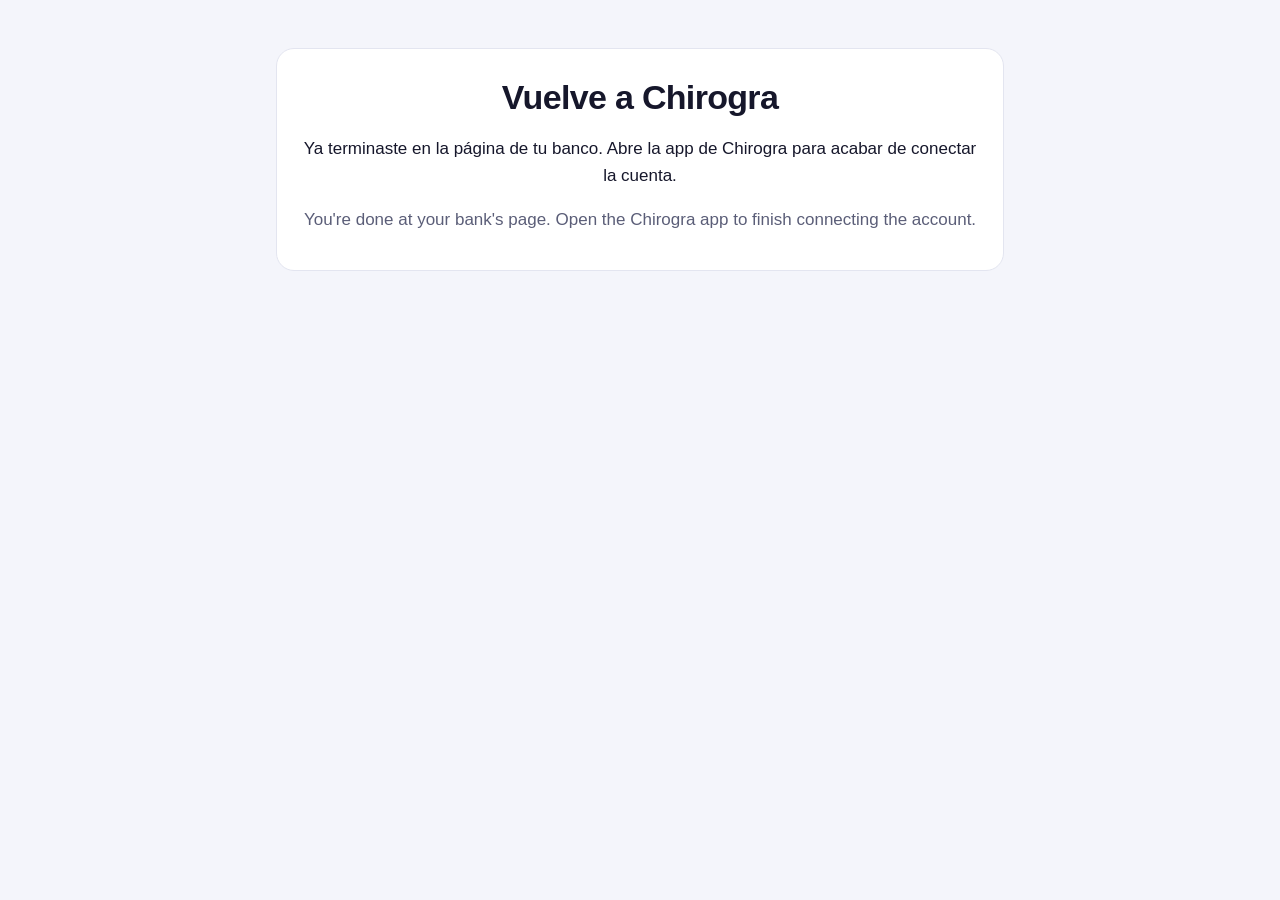
<file: sitio/plaid-oauth/index.html>
<!doctype html>
<html lang="es">
<head>
<meta charset="utf-8">
<meta name="viewport" content="width=device-width, initial-scale=1">
<meta name="robots" content="noindex">
<title>Volver a Chirogra</title>
<link rel="stylesheet" href="../estilos.css">
</head>
<body>
<!-- Dirección de regreso de OAuth de Plaid (redirect_uri) para el iPhone y el
     iPad. Con la app instalada, iOS abre Chirogra en vez de esta página (enlace
     universal: ver `.well-known/apple-app-site-association`) y Plaid termina la
     conexión dentro de la app. Esta página solo se ve en un navegador sin la app. -->
<main>
  <div class="tarjeta" style="text-align:center">
    <h1>Vuelve a Chirogra</h1>
    <p>Ya terminaste en la página de tu banco. Abre la app de Chirogra para acabar de conectar la cuenta.</p>
    <p lang="en" style="color:var(--tinta2)">You're done at your bank's page. Open the Chirogra app to finish connecting the account.</p>
  </div>
</main>
</body>
</html>
</file>
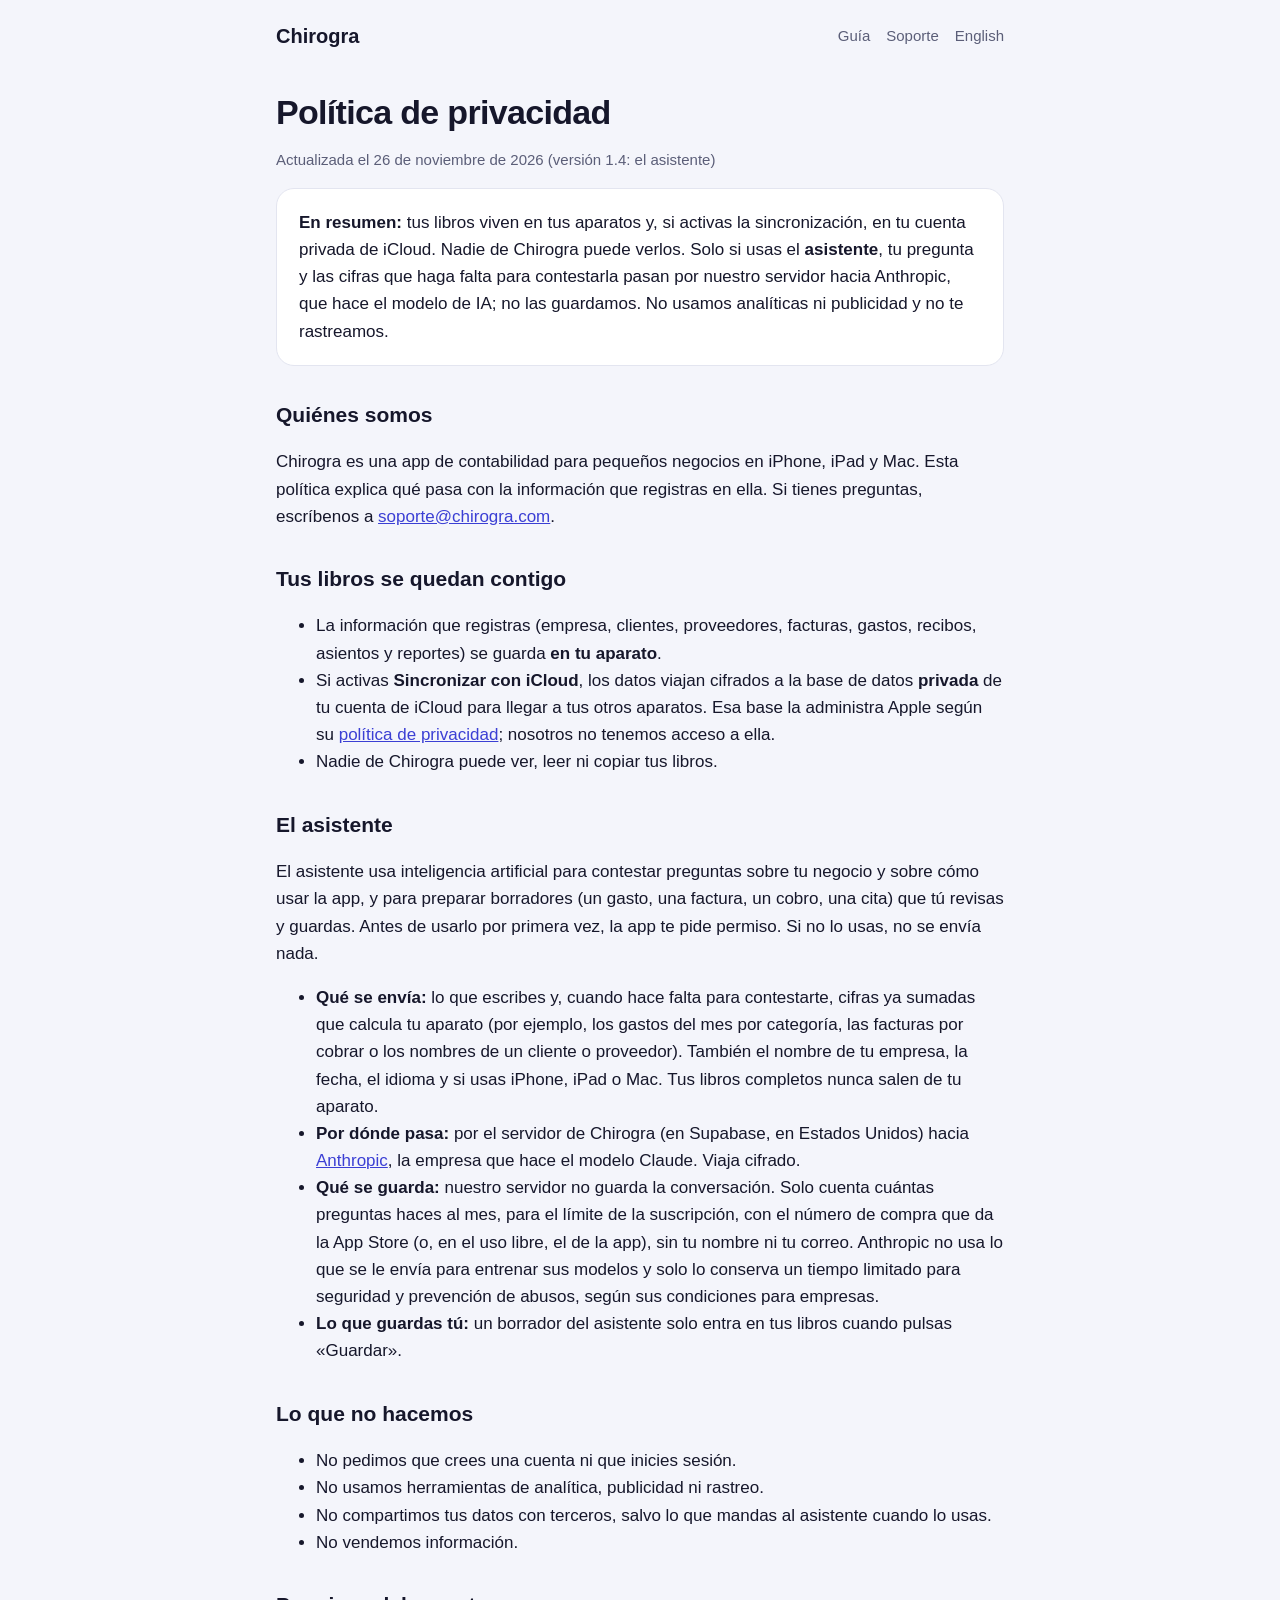
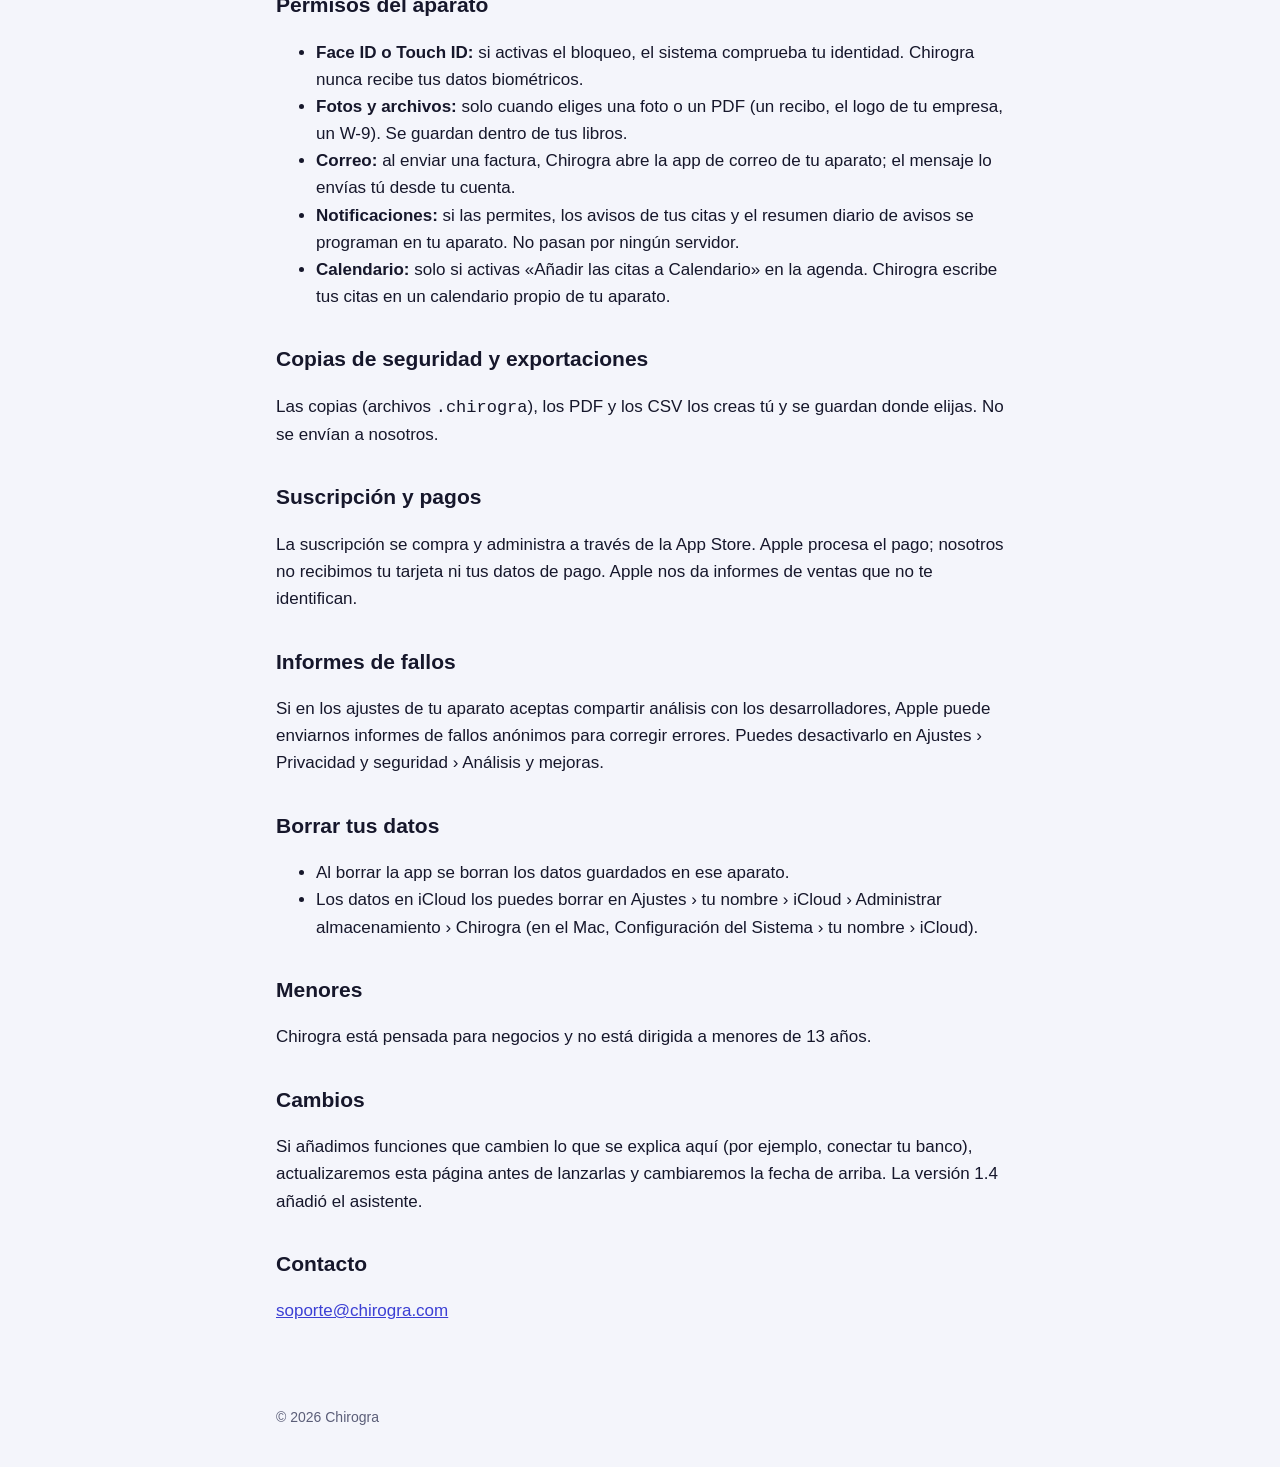
<file: sitio/privacidad/index.html>
<!doctype html>
<html lang="es">
<head>
<meta charset="utf-8">
<meta name="viewport" content="width=device-width, initial-scale=1">
<title>Política de privacidad · Chirogra</title>
<link rel="stylesheet" href="../estilos.css">
<link rel="alternate" hreflang="en" href="../privacy/">
</head>
<body>
<header class="sitio">
  <a class="marca" href="../">Chirogra</a>
  <nav><a href="../guia/">Guía</a><a href="../soporte/">Soporte</a><a href="../privacy/" lang="en">English</a></nav>
</header>
<main>
  <h1>Política de privacidad</h1>
  <p class="fecha">Actualizada el 26 de noviembre de 2026 (versión 1.4: el asistente)</p>

  <div class="tarjeta">
    <strong>En resumen:</strong> tus libros viven en tus aparatos y, si activas la sincronización, en tu cuenta
    privada de iCloud. Nadie de Chirogra puede verlos. Solo si usas el <strong>asistente</strong>, tu pregunta y las
    cifras que haga falta para contestarla pasan por nuestro servidor hacia Anthropic, que hace el modelo de IA; no
    las guardamos. No usamos analíticas ni publicidad y no te rastreamos.
  </div>

  <h2>Quiénes somos</h2>
  <p>Chirogra es una app de contabilidad para pequeños negocios en iPhone, iPad y Mac. Esta política explica qué
  pasa con la información que registras en ella. Si tienes preguntas, escríbenos a
  <a href="mailto:soporte@chirogra.com">soporte@chirogra.com</a>.</p>

  <h2>Tus libros se quedan contigo</h2>
  <ul>
    <li>La información que registras (empresa, clientes, proveedores, facturas, gastos, recibos, asientos y reportes)
    se guarda <strong>en tu aparato</strong>.</li>
    <li>Si activas <strong>Sincronizar con iCloud</strong>, los datos viajan cifrados a la base de datos
    <strong>privada</strong> de tu cuenta de iCloud para llegar a tus otros aparatos. Esa base la administra Apple
    según su <a href="https://www.apple.com/legal/privacy/">política de privacidad</a>; nosotros no tenemos acceso a
    ella.</li>
    <li>Nadie de Chirogra puede ver, leer ni copiar tus libros.</li>
  </ul>

  <h2>El asistente</h2>
  <p>El asistente usa inteligencia artificial para contestar preguntas sobre tu negocio y sobre cómo usar la app, y
  para preparar borradores (un gasto, una factura, un cobro, una cita) que tú revisas y guardas. Antes de usarlo por
  primera vez, la app te pide permiso. Si no lo usas, no se envía nada.</p>
  <ul>
    <li><strong>Qué se envía:</strong> lo que escribes y, cuando hace falta para contestarte, cifras ya sumadas que
    calcula tu aparato (por ejemplo, los gastos del mes por categoría, las facturas por cobrar o los nombres de un
    cliente o proveedor). También el nombre de tu empresa, la fecha, el idioma y si usas iPhone, iPad o Mac. Tus libros
    completos nunca salen de tu aparato.</li>
    <li><strong>Por dónde pasa:</strong> por el servidor de Chirogra (en Supabase, en Estados Unidos) hacia
    <a href="https://www.anthropic.com/legal/privacy">Anthropic</a>, la empresa que hace el modelo Claude. Viaja
    cifrado.</li>
    <li><strong>Qué se guarda:</strong> nuestro servidor no guarda la conversación. Solo cuenta cuántas preguntas
    haces al mes, para el límite de la suscripción, con el número de compra que da la App Store (o, en el uso libre,
    el de la app), sin tu nombre ni tu correo. Anthropic no usa lo que se le envía para entrenar sus modelos y solo lo
    conserva un tiempo limitado para seguridad y prevención de abusos, según sus condiciones para empresas.</li>
    <li><strong>Lo que guardas tú:</strong> un borrador del asistente solo entra en tus libros cuando pulsas
    «Guardar».</li>
  </ul>

  <h2>Lo que no hacemos</h2>
  <ul>
    <li>No pedimos que crees una cuenta ni que inicies sesión.</li>
    <li>No usamos herramientas de analítica, publicidad ni rastreo.</li>
    <li>No compartimos tus datos con terceros, salvo lo que mandas al asistente cuando lo usas.</li>
    <li>No vendemos información.</li>
  </ul>

  <h2>Permisos del aparato</h2>
  <ul>
    <li><strong>Face ID o Touch ID:</strong> si activas el bloqueo, el sistema comprueba tu identidad. Chirogra nunca
    recibe tus datos biométricos.</li>
    <li><strong>Fotos y archivos:</strong> solo cuando eliges una foto o un PDF (un recibo, el logo de tu empresa, un
    W-9). Se guardan dentro de tus libros.</li>
    <li><strong>Correo:</strong> al enviar una factura, Chirogra abre la app de correo de tu aparato; el mensaje lo
    envías tú desde tu cuenta.</li>
    <li><strong>Notificaciones:</strong> si las permites, los avisos de tus citas y el resumen diario de avisos se
    programan en tu aparato. No pasan por ningún servidor.</li>
    <li><strong>Calendario:</strong> solo si activas «Añadir las citas a Calendario» en la agenda. Chirogra escribe tus
    citas en un calendario propio de tu aparato.</li>
  </ul>

  <h2>Copias de seguridad y exportaciones</h2>
  <p>Las copias (archivos <code>.chirogra</code>), los PDF y los CSV los creas tú y se guardan donde elijas. No se
  envían a nosotros.</p>

  <h2>Suscripción y pagos</h2>
  <p>La suscripción se compra y administra a través de la App Store. Apple procesa el pago; nosotros no recibimos tu
  tarjeta ni tus datos de pago. Apple nos da informes de ventas que no te identifican.</p>

  <h2>Informes de fallos</h2>
  <p>Si en los ajustes de tu aparato aceptas compartir análisis con los desarrolladores, Apple puede enviarnos
  informes de fallos anónimos para corregir errores. Puedes desactivarlo en Ajustes › Privacidad y seguridad ›
  Análisis y mejoras.</p>

  <h2>Borrar tus datos</h2>
  <ul>
    <li>Al borrar la app se borran los datos guardados en ese aparato.</li>
    <li>Los datos en iCloud los puedes borrar en Ajustes › tu nombre › iCloud › Administrar almacenamiento ›
    Chirogra (en el Mac, Configuración del Sistema › tu nombre › iCloud).</li>
  </ul>

  <h2>Menores</h2>
  <p>Chirogra está pensada para negocios y no está dirigida a menores de 13 años.</p>

  <h2>Cambios</h2>
  <p>Si añadimos funciones que cambien lo que se explica aquí (por ejemplo, conectar tu banco), actualizaremos esta
  página antes de lanzarlas y cambiaremos la fecha de arriba. La versión 1.4 añadió el asistente.</p>

  <h2>Contacto</h2>
  <p><a href="mailto:soporte@chirogra.com">soporte@chirogra.com</a></p>
</main>
<footer>© 2026 Chirogra</footer>
</body>
</html>
</file>
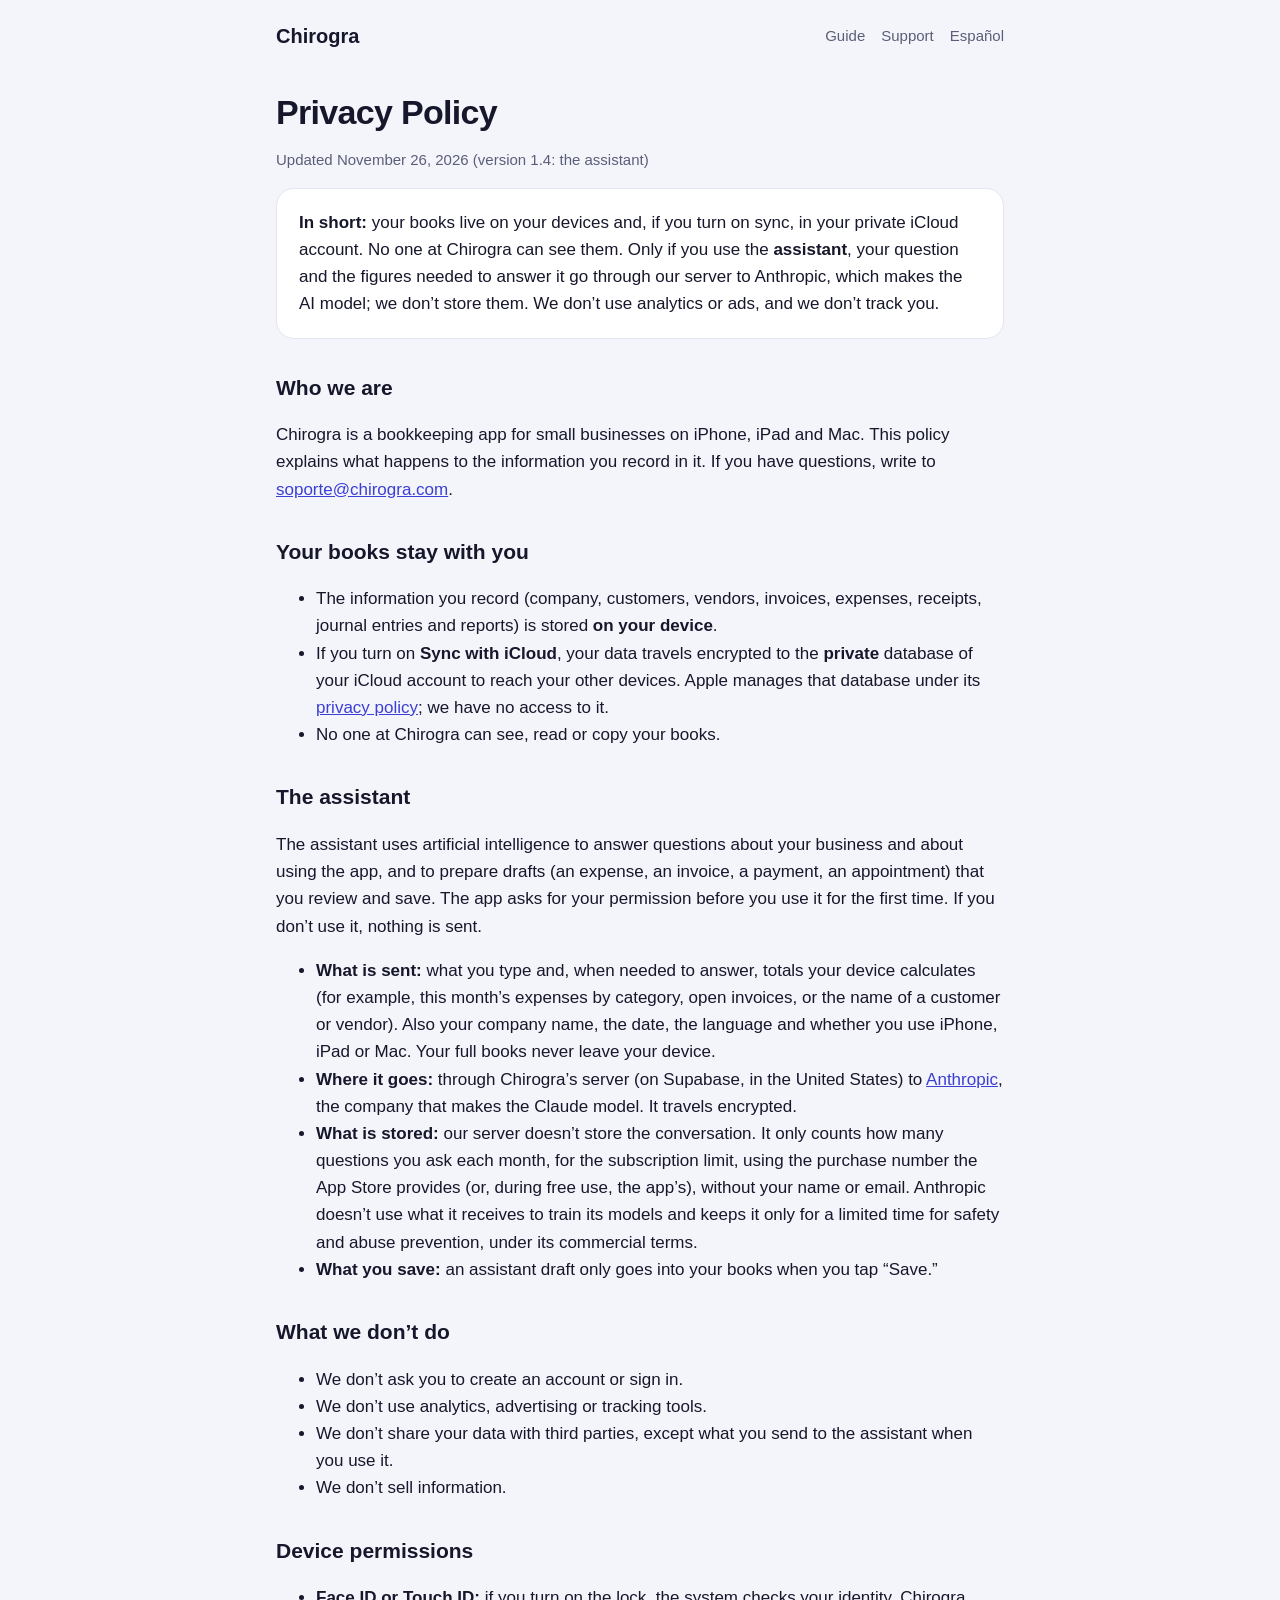
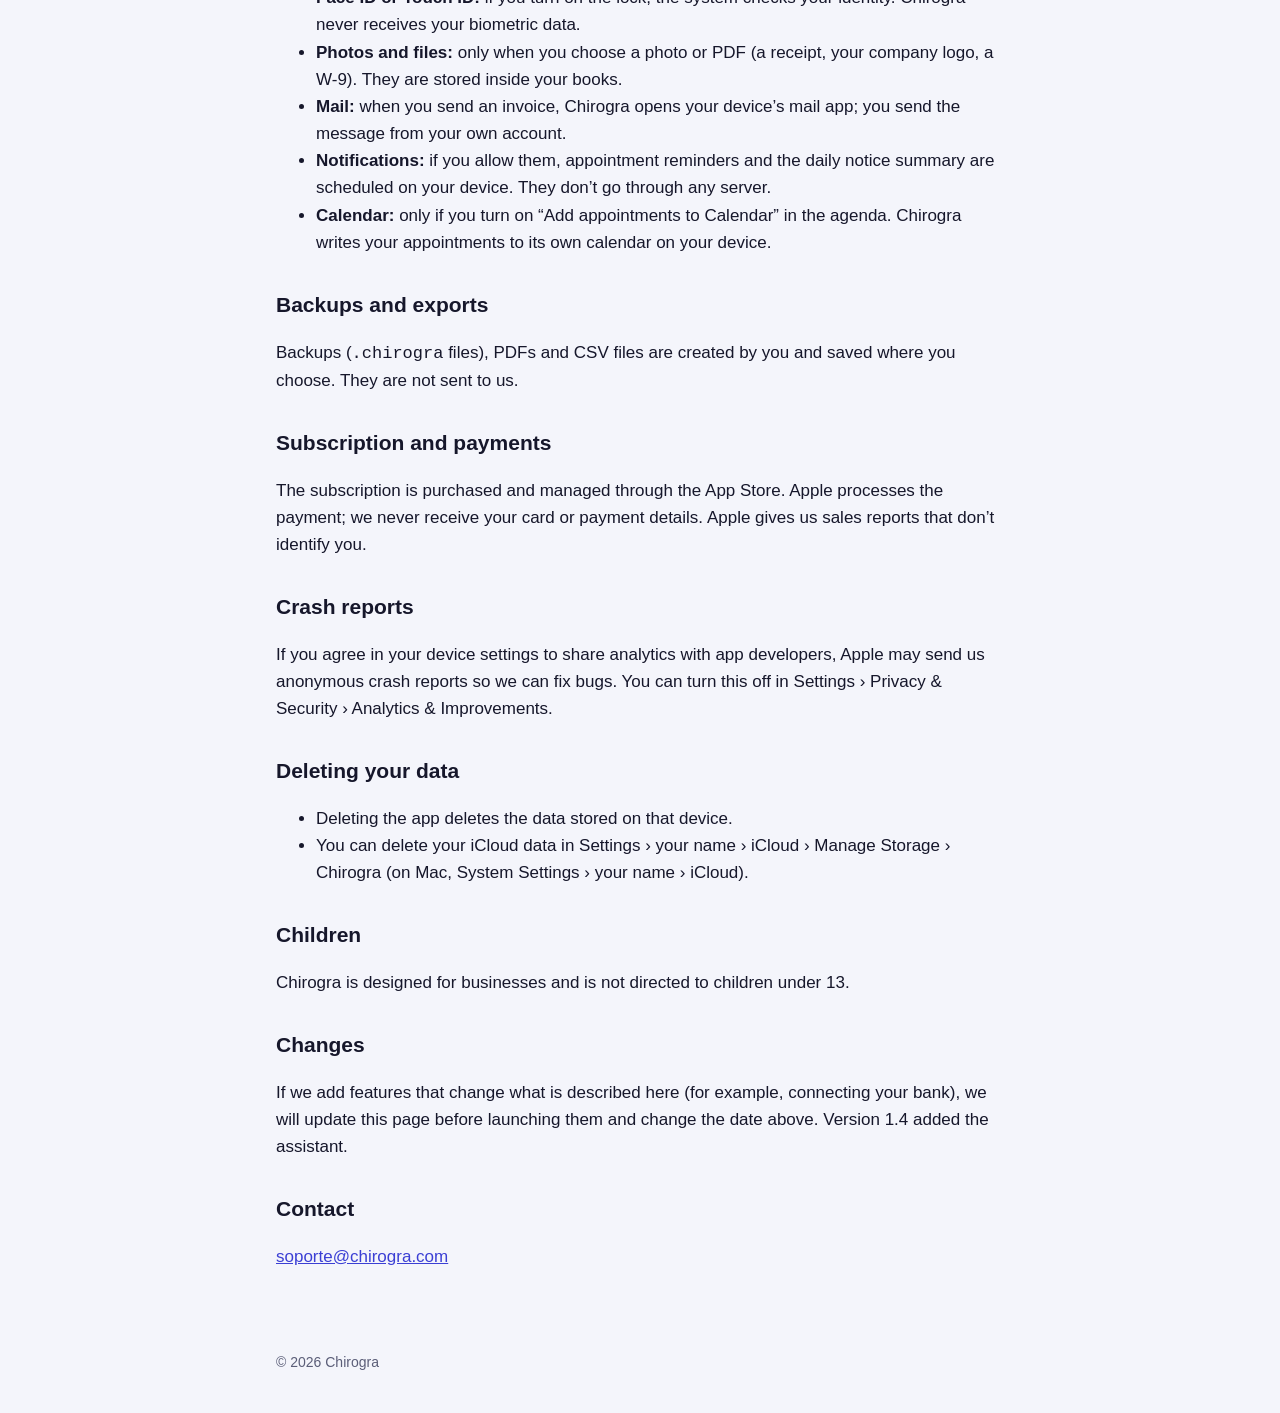
<file: sitio/privacy/index.html>
<!doctype html>
<html lang="en">
<head>
<meta charset="utf-8">
<meta name="viewport" content="width=device-width, initial-scale=1">
<title>Privacy Policy · Chirogra</title>
<link rel="stylesheet" href="../estilos.css">
<link rel="alternate" hreflang="es" href="../privacidad/">
</head>
<body>
<header class="sitio">
  <a class="marca" href="../en/">Chirogra</a>
  <nav><a href="../guide/">Guide</a><a href="../support/">Support</a><a href="../privacidad/" lang="es">Español</a></nav>
</header>
<main>
  <h1>Privacy Policy</h1>
  <p class="fecha">Updated November 26, 2026 (version 1.4: the assistant)</p>

  <div class="tarjeta">
    <strong>In short:</strong> your books live on your devices and, if you turn on sync, in your private iCloud
    account. No one at Chirogra can see them. Only if you use the <strong>assistant</strong>, your question and the
    figures needed to answer it go through our server to Anthropic, which makes the AI model; we don’t store them. We
    don’t use analytics or ads, and we don’t track you.
  </div>

  <h2>Who we are</h2>
  <p>Chirogra is a bookkeeping app for small businesses on iPhone, iPad and Mac. This policy explains what happens to
  the information you record in it. If you have questions, write to
  <a href="mailto:soporte@chirogra.com">soporte@chirogra.com</a>.</p>

  <h2>Your books stay with you</h2>
  <ul>
    <li>The information you record (company, customers, vendors, invoices, expenses, receipts, journal entries and
    reports) is stored <strong>on your device</strong>.</li>
    <li>If you turn on <strong>Sync with iCloud</strong>, your data travels encrypted to the <strong>private</strong>
    database of your iCloud account to reach your other devices. Apple manages that database under its
    <a href="https://www.apple.com/legal/privacy/">privacy policy</a>; we have no access to it.</li>
    <li>No one at Chirogra can see, read or copy your books.</li>
  </ul>

  <h2>The assistant</h2>
  <p>The assistant uses artificial intelligence to answer questions about your business and about using the app, and to
  prepare drafts (an expense, an invoice, a payment, an appointment) that you review and save. The app asks for your
  permission before you use it for the first time. If you don’t use it, nothing is sent.</p>
  <ul>
    <li><strong>What is sent:</strong> what you type and, when needed to answer, totals your device calculates (for
    example, this month’s expenses by category, open invoices, or the name of a customer or vendor). Also your company
    name, the date, the language and whether you use iPhone, iPad or Mac. Your full books never leave your device.</li>
    <li><strong>Where it goes:</strong> through Chirogra’s server (on Supabase, in the United States) to
    <a href="https://www.anthropic.com/legal/privacy">Anthropic</a>, the company that makes the Claude model. It travels
    encrypted.</li>
    <li><strong>What is stored:</strong> our server doesn’t store the conversation. It only counts how many questions
    you ask each month, for the subscription limit, using the purchase number the App Store provides (or, during free
    use, the app’s), without your name or email. Anthropic doesn’t use what it receives to train its models and keeps
    it only for a limited time for safety and abuse prevention, under its commercial terms.</li>
    <li><strong>What you save:</strong> an assistant draft only goes into your books when you tap “Save.”</li>
  </ul>

  <h2>What we don’t do</h2>
  <ul>
    <li>We don’t ask you to create an account or sign in.</li>
    <li>We don’t use analytics, advertising or tracking tools.</li>
    <li>We don’t share your data with third parties, except what you send to the assistant when you use it.</li>
    <li>We don’t sell information.</li>
  </ul>

  <h2>Device permissions</h2>
  <ul>
    <li><strong>Face ID or Touch ID:</strong> if you turn on the lock, the system checks your identity. Chirogra never
    receives your biometric data.</li>
    <li><strong>Photos and files:</strong> only when you choose a photo or PDF (a receipt, your company logo, a W-9).
    They are stored inside your books.</li>
    <li><strong>Mail:</strong> when you send an invoice, Chirogra opens your device’s mail app; you send the message
    from your own account.</li>
    <li><strong>Notifications:</strong> if you allow them, appointment reminders and the daily notice summary are
    scheduled on your device. They don’t go through any server.</li>
    <li><strong>Calendar:</strong> only if you turn on “Add appointments to Calendar” in the agenda. Chirogra writes
    your appointments to its own calendar on your device.</li>
  </ul>

  <h2>Backups and exports</h2>
  <p>Backups (<code>.chirogra</code> files), PDFs and CSV files are created by you and saved where you choose. They are
  not sent to us.</p>

  <h2>Subscription and payments</h2>
  <p>The subscription is purchased and managed through the App Store. Apple processes the payment; we never receive
  your card or payment details. Apple gives us sales reports that don’t identify you.</p>

  <h2>Crash reports</h2>
  <p>If you agree in your device settings to share analytics with app developers, Apple may send us anonymous crash
  reports so we can fix bugs. You can turn this off in Settings › Privacy &amp; Security › Analytics &amp;
  Improvements.</p>

  <h2>Deleting your data</h2>
  <ul>
    <li>Deleting the app deletes the data stored on that device.</li>
    <li>You can delete your iCloud data in Settings › your name › iCloud › Manage Storage › Chirogra (on Mac, System
    Settings › your name › iCloud).</li>
  </ul>

  <h2>Children</h2>
  <p>Chirogra is designed for businesses and is not directed to children under 13.</p>

  <h2>Changes</h2>
  <p>If we add features that change what is described here (for example, connecting your bank), we will update this
  page before launching them and change the date above. Version 1.4 added the assistant.</p>

  <h2>Contact</h2>
  <p><a href="mailto:soporte@chirogra.com">soporte@chirogra.com</a></p>
</main>
<footer>© 2026 Chirogra</footer>
</body>
</html>
</file>
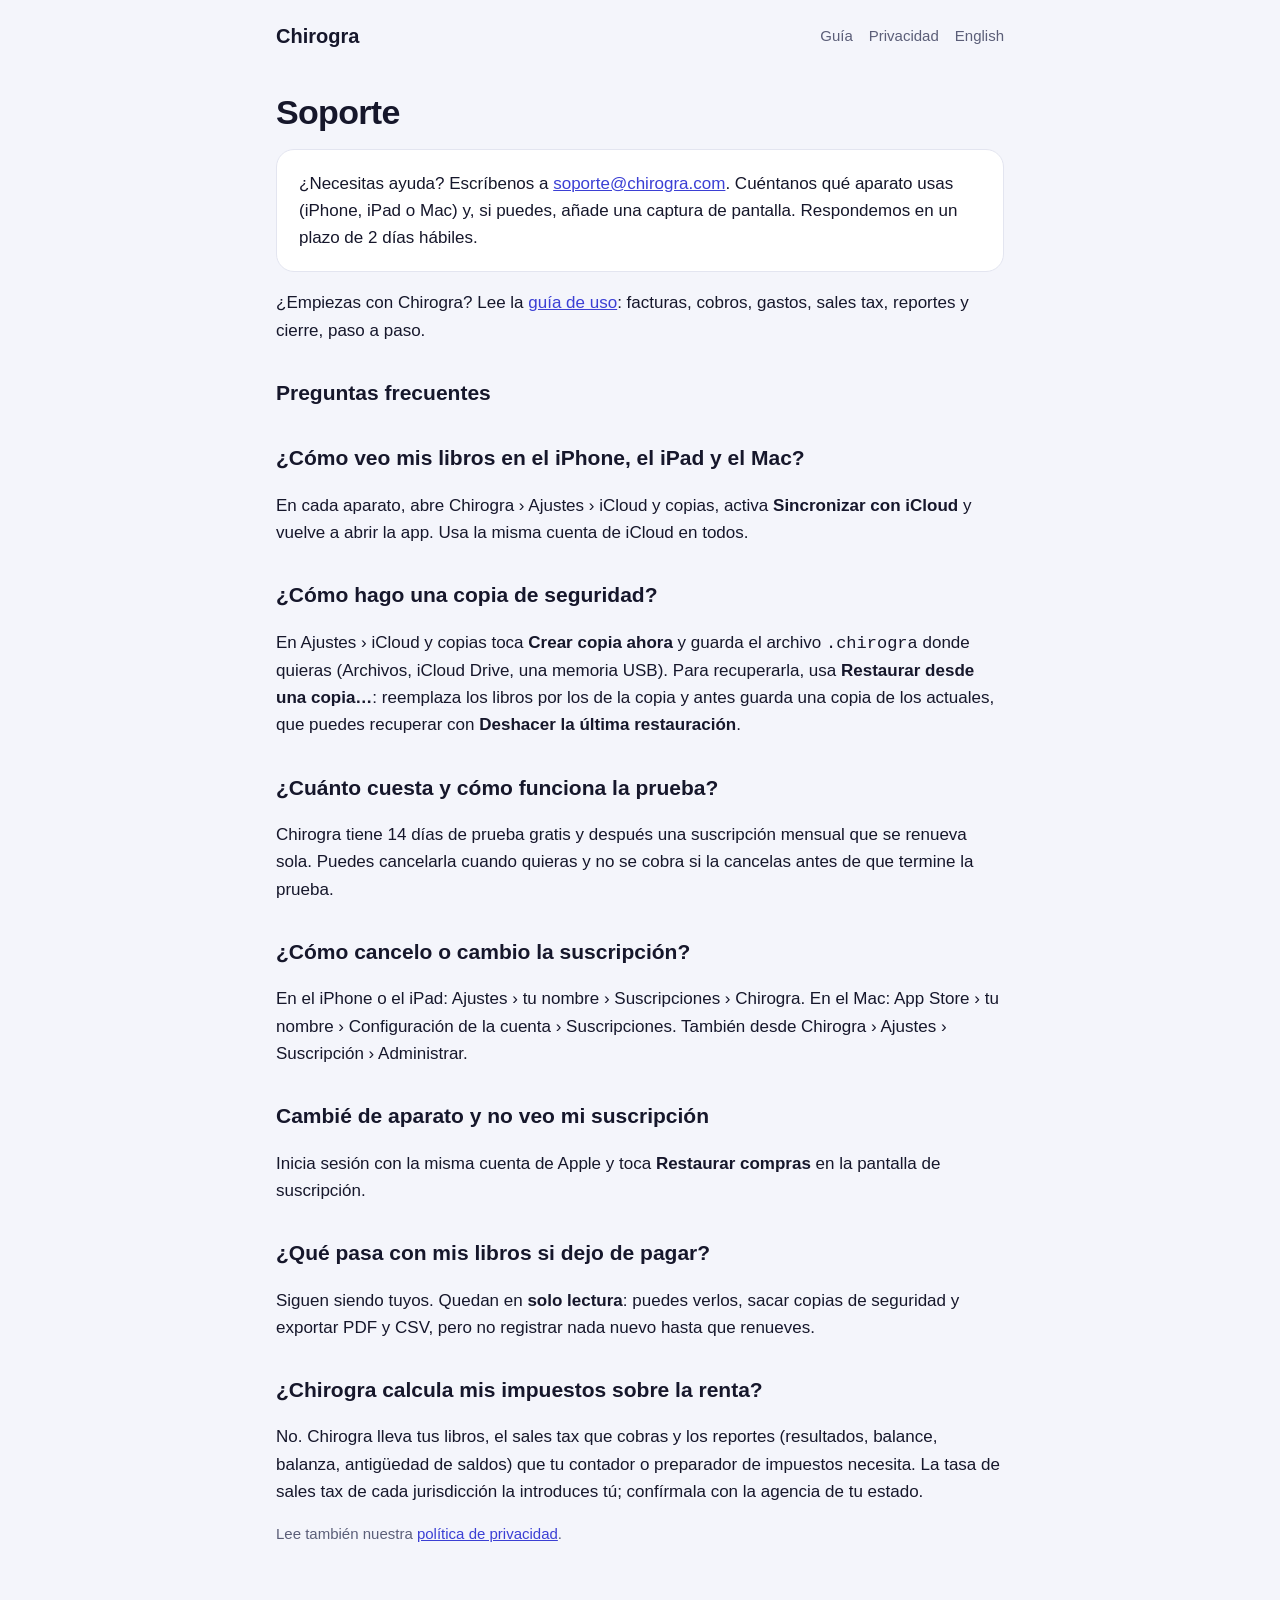
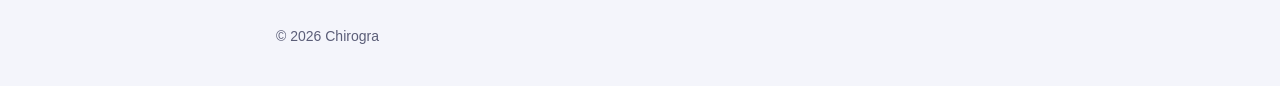
<file: sitio/soporte/index.html>
<!doctype html>
<html lang="es">
<head>
<meta charset="utf-8">
<meta name="viewport" content="width=device-width, initial-scale=1">
<title>Soporte · Chirogra</title>
<link rel="stylesheet" href="../estilos.css">
<link rel="alternate" hreflang="en" href="../support/">
</head>
<body>
<header class="sitio">
  <a class="marca" href="../">Chirogra</a>
  <nav><a href="../guia/">Guía</a><a href="../privacidad/">Privacidad</a><a href="../support/" lang="en">English</a></nav>
</header>
<main>
  <h1>Soporte</h1>
  <div class="tarjeta">
    ¿Necesitas ayuda? Escríbenos a <a href="mailto:soporte@chirogra.com">soporte@chirogra.com</a>.
    Cuéntanos qué aparato usas (iPhone, iPad o Mac) y, si puedes, añade una captura de pantalla.
    Respondemos en un plazo de 2 días hábiles.
  </div>

  <p>¿Empiezas con Chirogra? Lee la <a href="../guia/">guía de uso</a>: facturas, cobros, gastos, sales tax, reportes y cierre, paso a paso.</p>

  <h2>Preguntas frecuentes</h2>

  <h2>¿Cómo veo mis libros en el iPhone, el iPad y el Mac?</h2>
  <p>En cada aparato, abre Chirogra › Ajustes › iCloud y copias, activa <strong>Sincronizar con
  iCloud</strong> y vuelve a abrir la app. Usa la misma cuenta de iCloud en todos.</p>

  <h2>¿Cómo hago una copia de seguridad?</h2>
  <p>En Ajustes › iCloud y copias toca <strong>Crear copia ahora</strong> y guarda el archivo
  <code>.chirogra</code> donde quieras (Archivos, iCloud Drive, una memoria USB). Para recuperarla, usa
  <strong>Restaurar desde una copia…</strong>: reemplaza los libros por los de la copia y antes guarda una copia de
  los actuales, que puedes recuperar con <strong>Deshacer la última restauración</strong>.</p>

  <h2>¿Cuánto cuesta y cómo funciona la prueba?</h2>
  <p>Chirogra tiene 14 días de prueba gratis y después una suscripción mensual que se renueva sola. Puedes cancelarla
  cuando quieras y no se cobra si la cancelas antes de que termine la prueba.</p>

  <h2>¿Cómo cancelo o cambio la suscripción?</h2>
  <p>En el iPhone o el iPad: Ajustes › tu nombre › Suscripciones › Chirogra. En el Mac: App Store › tu nombre ›
  Configuración de la cuenta › Suscripciones. También desde Chirogra › Ajustes › Suscripción › Administrar.</p>

  <h2>Cambié de aparato y no veo mi suscripción</h2>
  <p>Inicia sesión con la misma cuenta de Apple y toca <strong>Restaurar compras</strong> en la pantalla de
  suscripción.</p>

  <h2>¿Qué pasa con mis libros si dejo de pagar?</h2>
  <p>Siguen siendo tuyos. Quedan en <strong>solo lectura</strong>: puedes verlos, sacar copias de seguridad y exportar
  PDF y CSV, pero no registrar nada nuevo hasta que renueves.</p>

  <h2>¿Chirogra calcula mis impuestos sobre la renta?</h2>
  <p>No. Chirogra lleva tus libros, el sales tax que cobras y los reportes (resultados, balance, balanza, antigüedad
  de saldos) que tu contador o preparador de impuestos necesita. La tasa de sales tax de cada jurisdicción la
  introduces tú; confírmala con la agencia de tu estado.</p>

  <p class="nota">Lee también nuestra <a href="../privacidad/">política de privacidad</a>.</p>
</main>
<footer>© 2026 Chirogra</footer>
</body>
</html>
</file>
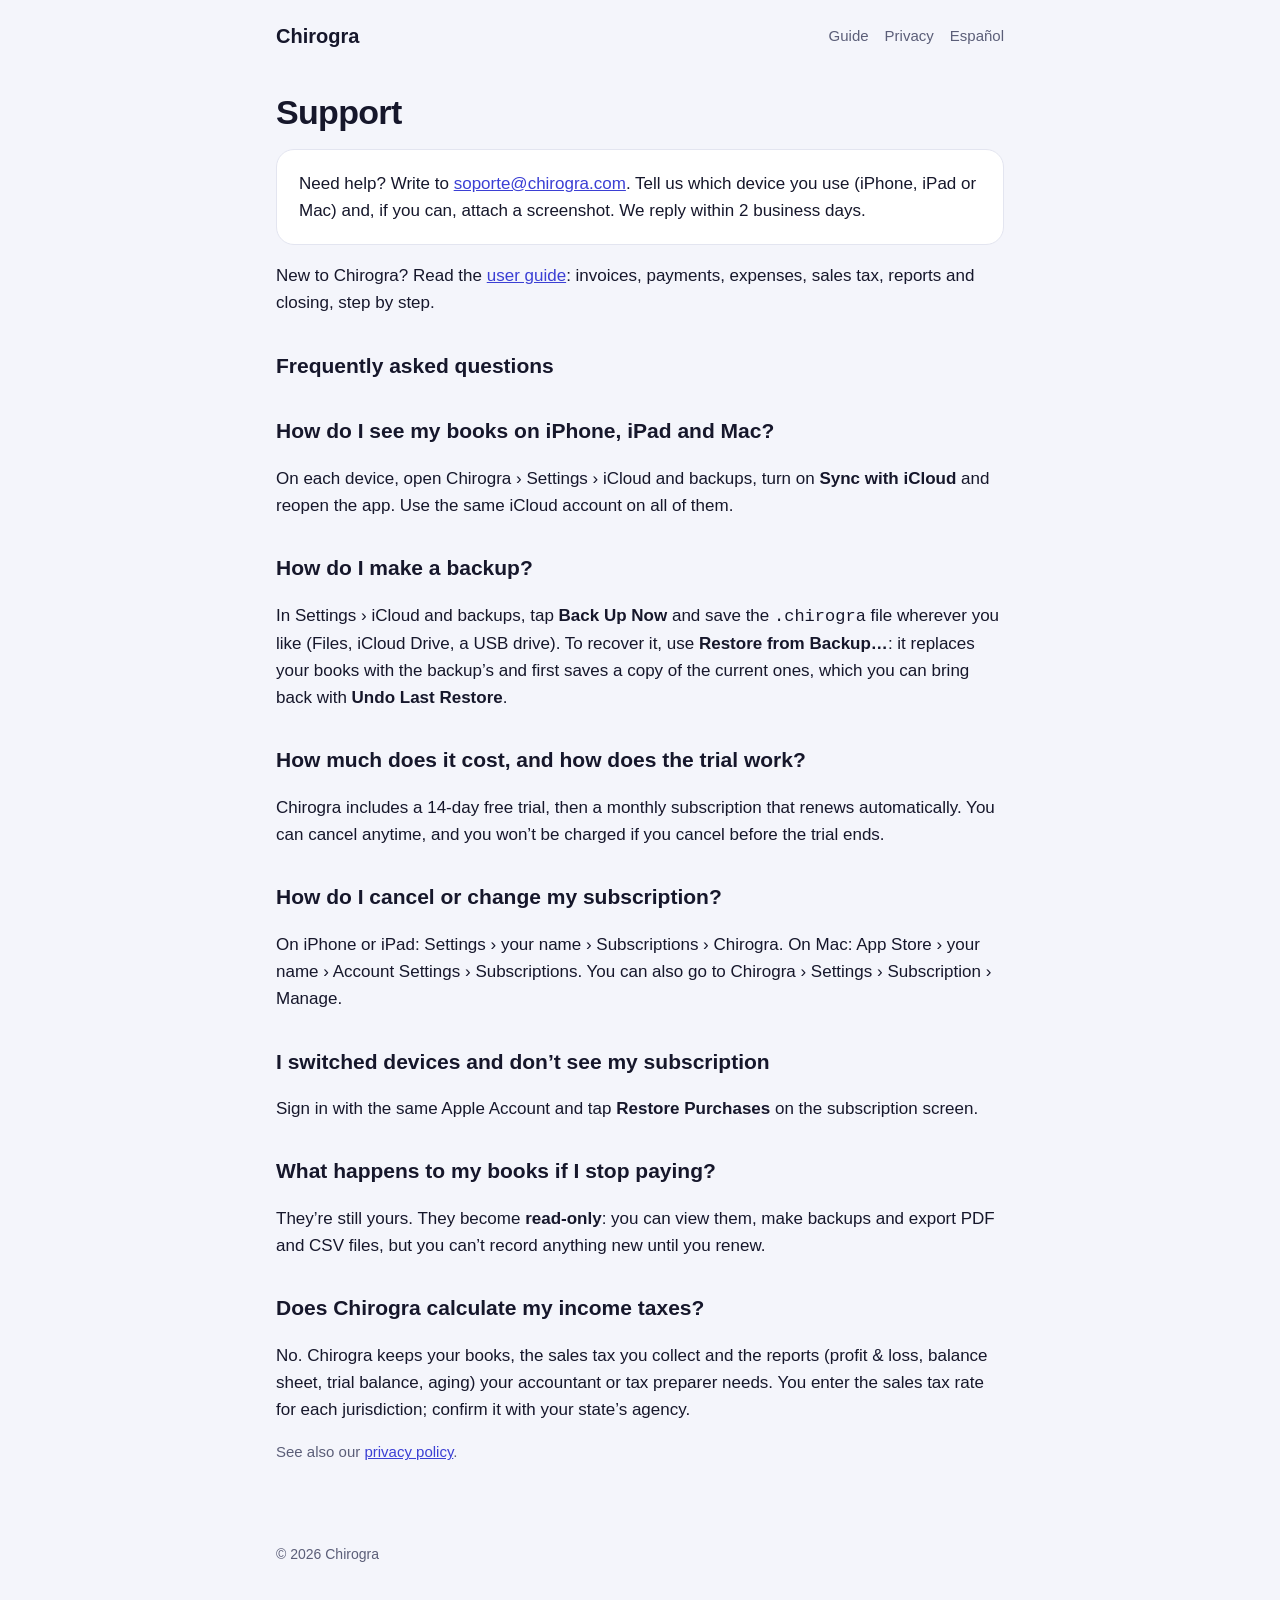
<file: sitio/support/index.html>
<!doctype html>
<html lang="en">
<head>
<meta charset="utf-8">
<meta name="viewport" content="width=device-width, initial-scale=1">
<title>Support · Chirogra</title>
<link rel="stylesheet" href="../estilos.css">
<link rel="alternate" hreflang="es" href="../soporte/">
</head>
<body>
<header class="sitio">
  <a class="marca" href="../en/">Chirogra</a>
  <nav><a href="../guide/">Guide</a><a href="../privacy/">Privacy</a><a href="../soporte/" lang="es">Español</a></nav>
</header>
<main>
  <h1>Support</h1>
  <div class="tarjeta">
    Need help? Write to <a href="mailto:soporte@chirogra.com">soporte@chirogra.com</a>.
    Tell us which device you use (iPhone, iPad or Mac) and, if you can, attach a screenshot.
    We reply within 2 business days.
  </div>

  <p>New to Chirogra? Read the <a href="../guide/">user guide</a>: invoices, payments, expenses, sales tax, reports and closing, step by step.</p>

  <h2>Frequently asked questions</h2>

  <h2>How do I see my books on iPhone, iPad and Mac?</h2>
  <p>On each device, open Chirogra › Settings › iCloud and backups, turn on <strong>Sync with iCloud</strong>
  and reopen the app. Use the same iCloud account on all of them.</p>

  <h2>How do I make a backup?</h2>
  <p>In Settings › iCloud and backups, tap <strong>Back Up Now</strong> and save the <code>.chirogra</code>
  file wherever you like (Files, iCloud Drive, a USB drive). To recover it, use <strong>Restore from Backup…</strong>:
  it replaces your books with the backup’s and first saves a copy of the current ones, which you can bring back with
  <strong>Undo Last Restore</strong>.</p>

  <h2>How much does it cost, and how does the trial work?</h2>
  <p>Chirogra includes a 14-day free trial, then a monthly subscription that renews automatically. You can cancel
  anytime, and you won’t be charged if you cancel before the trial ends.</p>

  <h2>How do I cancel or change my subscription?</h2>
  <p>On iPhone or iPad: Settings › your name › Subscriptions › Chirogra. On Mac: App Store › your name › Account
  Settings › Subscriptions. You can also go to Chirogra › Settings › Subscription › Manage.</p>

  <h2>I switched devices and don’t see my subscription</h2>
  <p>Sign in with the same Apple Account and tap <strong>Restore Purchases</strong> on the subscription screen.</p>

  <h2>What happens to my books if I stop paying?</h2>
  <p>They’re still yours. They become <strong>read-only</strong>: you can view them, make backups and export PDF and
  CSV files, but you can’t record anything new until you renew.</p>

  <h2>Does Chirogra calculate my income taxes?</h2>
  <p>No. Chirogra keeps your books, the sales tax you collect and the reports (profit &amp; loss, balance sheet, trial
  balance, aging) your accountant or tax preparer needs. You enter the sales tax rate for each jurisdiction; confirm
  it with your state’s agency.</p>

  <p class="nota">See also our <a href="../privacy/">privacy policy</a>.</p>
</main>
<footer>© 2026 Chirogra</footer>
</body>
</html>
</file>
<file: sitio/estilos.css>
:root {
  --fondo: #f4f5fb;
  --superficie: #ffffff;
  --tinta: #16172b;
  --tinta2: #5b5e78;
  --marca: #3b3fd4;
  --borde: #e3e5f0;
  color-scheme: light dark;
}
@media (prefers-color-scheme: dark) {
  :root {
    --fondo: #0e0f1a;
    --superficie: #181a2a;
    --tinta: #f1f2fa;
    --tinta2: #a7aac4;
    --marca: #8f93ff;
    --borde: #2a2d44;
  }
}
* { box-sizing: border-box; }
body {
  margin: 0;
  background: var(--fondo);
  color: var(--tinta);
  font: 17px/1.6 -apple-system, BlinkMacSystemFont, "SF Pro Text", "Segoe UI", Roboto, sans-serif;
  -webkit-text-size-adjust: 100%;
}
main { max-width: 760px; margin: 0 auto; padding: 32px 16px 64px; }
header.sitio {
  max-width: 760px; margin: 0 auto; padding: 20px 16px 0;
  display: flex; align-items: center; justify-content: space-between; gap: 12px; flex-wrap: wrap;
}
header.sitio a.marca { color: var(--tinta); text-decoration: none; font-weight: 700; font-size: 20px; }
nav a { color: var(--tinta2); text-decoration: none; margin-left: 16px; font-size: 15px; }
nav a:hover, a { color: var(--marca); }
h1 { font-size: 34px; line-height: 1.2; margin: 8px 0 4px; letter-spacing: -0.02em; }
h2 { font-size: 21px; margin: 32px 0 8px; }
p, li { color: var(--tinta); }
.fecha, .nota { color: var(--tinta2); font-size: 15px; }
.tarjeta {
  background: var(--superficie); border: 1px solid var(--borde); border-radius: 18px;
  padding: 20px 22px; margin: 16px 0;
}
.portada { text-align: center; padding-top: 48px; }
.portada h1 { font-size: 44px; }
.portada .lema { font-size: 21px; color: var(--tinta2); margin: 0 auto 28px; max-width: 560px; }
.enlaces { display: flex; gap: 12px; justify-content: center; flex-wrap: wrap; }
.boton {
  display: inline-block; padding: 12px 20px; border-radius: 999px; text-decoration: none; font-weight: 600;
  background: var(--superficie); border: 1px solid var(--borde); color: var(--tinta);
}
footer { max-width: 760px; margin: 0 auto; padding: 0 16px 40px; color: var(--tinta2); font-size: 14px; }

/* Portada */
.ancho { max-width: 1080px; }
.heroe { text-align: center; padding: 40px 16px 8px; }
.heroe img.icono { width: 128px; height: 128px; }
.heroe h1 { font-size: 48px; margin: 18px 0 6px; }
.heroe .pronuncia { font-size: 17px; color: var(--tinta2); margin: 0 0 14px; }
.heroe .lema { font-size: 22px; color: var(--tinta2); max-width: 620px; margin: 0 auto 22px; }
.insignia {
  display: inline-block; padding: 12px 22px; border-radius: 999px; font-weight: 600;
  background: var(--tinta); color: var(--fondo); text-decoration: none;
}
.insignia small { display: block; font-weight: 500; opacity: .75; font-size: 13px; }
.capturas {
  display: grid; grid-template-columns: 1fr 1.6fr; gap: 20px; align-items: center;
  max-width: 1080px; margin: 36px auto 0; padding: 0 16px;
}
.capturas img { width: 100%; height: auto; border-radius: 22px; box-shadow: 0 18px 40px rgba(30, 30, 90, .18); }
.capturas .mac { grid-column: 1 / -1; border-radius: 14px; }
.funciones {
  display: grid; grid-template-columns: repeat(auto-fit, minmax(300px, 1fr)); gap: 16px;
  max-width: 1080px; margin: 48px auto 0; padding: 0 16px;
}
.funciones .tarjeta { margin: 0; }
.funciones h3 { margin: 6px 0 4px; font-size: 18px; }
.funciones p { margin: 0; color: var(--tinta2); font-size: 16px; }
.simbolo {
  display: inline-grid; place-items: center; width: 44px; height: 44px; border-radius: 12px;
  background: var(--c, var(--marca)); color: #fff;
}
.simbolo svg { width: 24px; height: 24px; fill: none; stroke: currentColor; stroke-width: 2; stroke-linecap: round; stroke-linejoin: round; }
.simbolo.grande { width: 56px; height: 56px; border-radius: 15px; margin-bottom: 4px; }
.simbolo.grande svg { width: 30px; height: 30px; }
@media (prefers-color-scheme: dark) { .privado .simbolo { background: var(--marca); } }
.privado { max-width: 760px; margin: 40px auto 0; padding: 0 16px; text-align: center; }
.privado .tarjeta { text-align: left; }
@media (max-width: 640px) {
  .heroe h1 { font-size: 38px; }
  .heroe .lema { font-size: 19px; }
  .capturas { grid-template-columns: 1fr; justify-items: center; }
  .capturas img { max-width: 340px; }
  .capturas .mac { max-width: 100%; }
}

/* Guía */
.guia main { max-width: 880px; }
.guia .entrada { font-size: 19px; color: var(--tinta2); margin: 4px 0 20px; }
.indice { columns: 2 260px; column-gap: 24px; padding: 18px 22px 18px 40px; }
.indice li { margin: 2px 0; break-inside: avoid; }
.guia h2 { font-size: 26px; margin: 56px 0 8px; padding-top: 8px; border-top: 1px solid var(--borde); scroll-margin-top: 16px; }
.guia h3 { font-size: 19px; margin: 28px 0 6px; }
.guia figure { margin: 18px 0 26px; }
.guia figure img {
  display: block; width: 100%; height: auto; border-radius: 12px; border: 1px solid var(--borde);
  box-shadow: 0 12px 30px rgba(30, 30, 90, .12); background: #fff;
}
.guia figure.hoja img { max-width: 560px; margin: 0 auto; }
.guia figure.media img { max-width: 680px; margin: 0 auto; }
.guia figcaption { color: var(--tinta2); font-size: 14px; text-align: center; margin-top: 8px; }
.donde {
  background: var(--superficie); border: 1px solid var(--borde); border-left: 4px solid var(--marca);
  border-radius: 12px; padding: 10px 16px; font-size: 15px; color: var(--tinta2); margin: 12px 0;
}
.donde strong { color: var(--tinta); }
.guia ol li, .guia ul li { margin: 4px 0; }
kbd {
  font: 600 13px/1 -apple-system, BlinkMacSystemFont, sans-serif; padding: 2px 6px; border-radius: 6px;
  border: 1px solid var(--borde); background: var(--superficie);
}
.guia header.sitio, .guia footer { max-width: 880px; }
.guia figure a { display: block; }

/* Glosario de la guía: término en negrita y su definición debajo, en una tarjeta por menú. */
dl.glosario {
  background: var(--superficie); border: 1px solid var(--borde); border-radius: 18px;
  padding: 6px 22px; margin: 12px 0 24px;
}
dl.glosario dt { font-weight: 650; margin-top: 14px; }
dl.glosario dd { margin: 2px 0 14px; color: var(--tinta); }
dl.glosario dd + dt { border-top: 1px solid var(--borde); padding-top: 14px; }
dl.glosario dd ul { margin: 6px 0 0; padding-left: 20px; }
h3[id^="glosario-"], h3[id^="glossary-"] { margin-top: 24px; }
</file>
